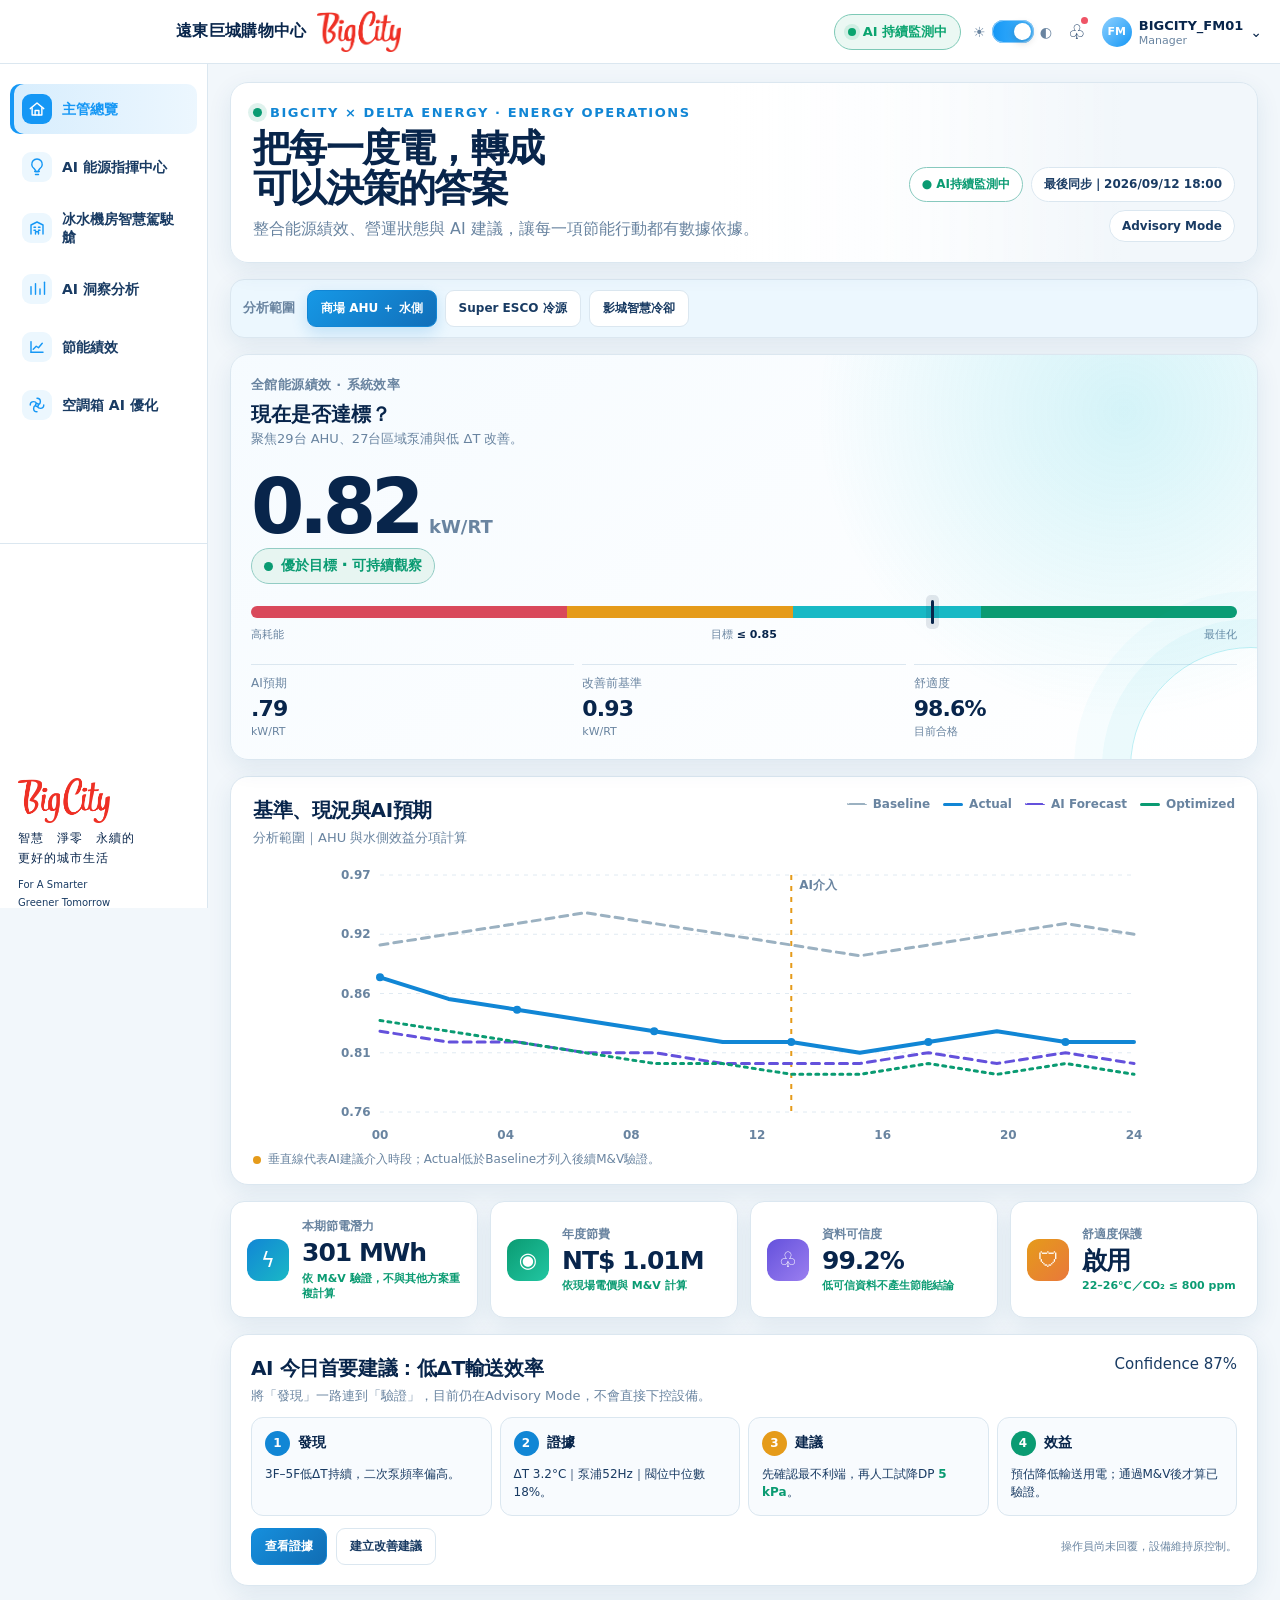
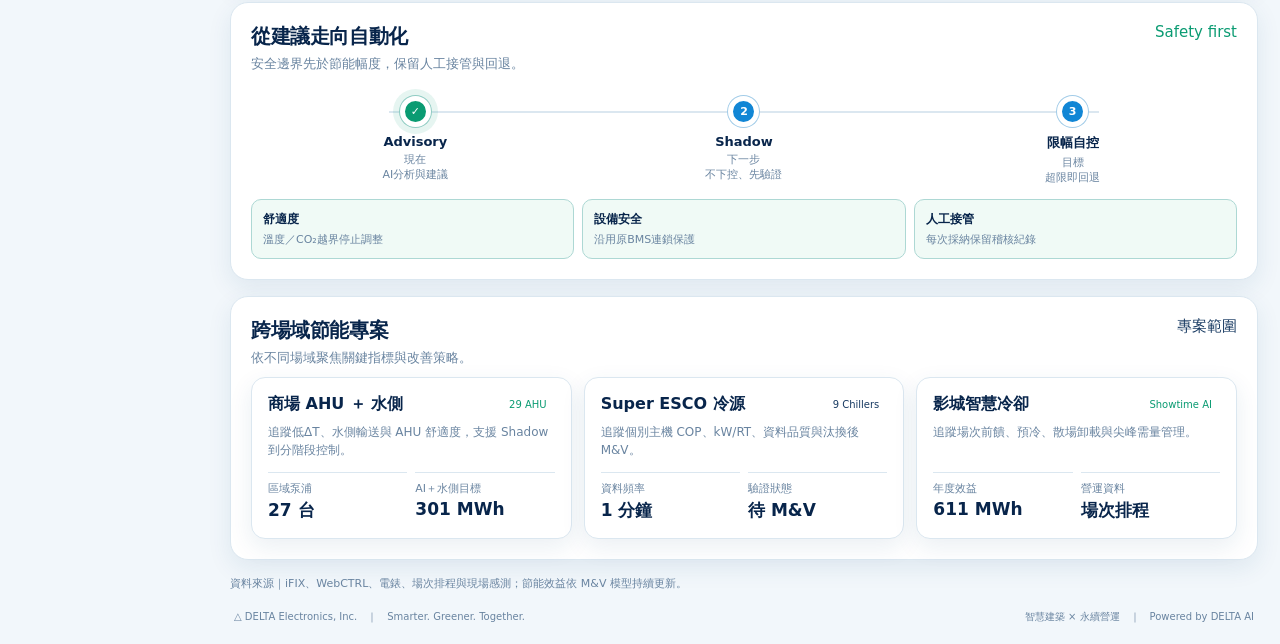
<file: index.html>
<!doctype html>
<html lang="zh-Hant">
<head>
  <meta charset="utf-8">
  <meta name="viewport" content="width=device-width,initial-scale=1">
  <meta name="theme-color" content="#061321">
  <link rel="icon" href="assets/brand/bigcity-logo.png" type="image/png">
  <title>遠東巨城 × 台達能源｜AI 智慧能源管理系統</title>
  <link rel="stylesheet" href="styles.css">
  <link rel="stylesheet" href="readability.css">
  <link rel="stylesheet" href="ahu.css">
  <link rel="stylesheet" href="chart-qa.css">
  <link rel="stylesheet" href="ui-fixes.css">
  <link rel="stylesheet" href="executive-snapshot.css">
  <link rel="stylesheet" href="formal-nav.css">
  <link rel="stylesheet" href="command-center.css">
  <link rel="stylesheet" href="command-center-light.css">
  <link rel="stylesheet" href="cockpit-analyst.css">
  <link rel="stylesheet" href="product-calibration.css">
  <link rel="stylesheet" href="v2-product.css">
  <link rel="stylesheet" href="v3-cockpit.css">
  <link rel="stylesheet" href="v4-cockpit.css">
  <link rel="stylesheet" href="v5-fit.css">
  <link rel="stylesheet" href="v6-analyst.css">
  <link rel="stylesheet" href="demo-polish.css?v=2">
</head>
<body class="theme-light">
  <div class="shell">
    <header class="global-header">
      <div class="brand-snapshot brand-snapshot-top" aria-label="DELTA Energy × 遠東巨城購物中心 Big City"><span class="brand-mall">遠東巨城購物中心</span><span class="bigcity-mark" aria-hidden="true"></span></div>
      <div class="global-actions">
        <span class="status-pill online"><i></i>AI 持續監測中</span>
        <span class="advisory-label">Advisory Mode <b>｜ AI 建議模式</b></span>
        <button id="themeToggle" class="theme-switch" type="button" aria-label="切換深淺色模式"><span class="sun">☀</span><i></i><span class="moon">◐</span></button>
        <button class="icon-btn" type="button" aria-label="通知">♧<span class="notify-dot"></span></button>
        <div class="account"><span class="avatar">FM</span><span><b>BIGCITY_FM01</b><small>Manager</small></span><span class="chev">⌄</span></div>
      </div>
    </header>
    <aside class="sidebar">
      <nav id="mainNav" class="nav-list">
        <button class="nav-item" data-page="executive"><span class="nav-ico"><svg class="nav-svg" viewBox="0 0 24 24"><path d="M3 11.5 12 4l9 7.5"/><path d="M5.5 10.5V20h13v-9.5"/><path d="M9.5 20v-6h5v6"/></svg></span><span>主管總覽</span></button>
        <button class="nav-item active" data-page="home"><span class="nav-ico"><svg class="nav-svg" viewBox="0 0 24 24"><path d="M9 18h6"/><path d="M10 22h4"/><path d="M8.2 14.2A7 7 0 1 1 15.8 14.2C14.6 15.1 14 16 14 18h-4c0-2-.6-2.9-1.8-3.8Z"/></svg></span><span>AI 能源指揮中心</span></button>
        <button class="nav-item" data-page="plant"><span class="nav-ico"><svg class="nav-svg" viewBox="0 0 24 24"><path d="M4 20V8l8-4 8 4v12"/><path d="M8 11h2M14 11h2M8 15h2M14 15h2"/><path d="M10 20v-3h4v3"/></svg></span><span>冰水機房智慧駕駛艙</span></button>
        <button class="nav-item" data-page="insights"><span class="nav-ico"><svg class="nav-svg" viewBox="0 0 24 24"><path d="M4 19V9"/><path d="M10 19V5"/><path d="M16 19v-7"/><path d="M22 19V3"/></svg></span><span>AI 洞察分析</span></button>
        <button class="nav-item" data-page="performance"><span class="nav-ico"><svg class="nav-svg" viewBox="0 0 24 24"><path d="M4 19V5"/><path d="M4 19h16"/><path d="m7 15 4-4 3 2 5-6"/></svg></span><span>節能績效</span></button>
        <button class="nav-item" data-page="ahu-overview"><span class="nav-ico"><svg class="nav-svg" viewBox="0 0 24 24"><circle cx="12" cy="12" r="2"/><path d="M12 3c2.5 0 4.5 2 4.5 4.5 0 1.7-1 3.2-2.4 4"/><path d="M21 12c0 2.5-2 4.5-4.5 4.5-1.7 0-3.2-1-4-2.4"/><path d="M12 21c-2.5 0-4.5-2-4.5-4.5 0-1.7 1-3.2 2.4-4"/><path d="M3 12c0-2.5 2-4.5 4.5-4.5 1.7 0 3.2 1 4 2.4"/></svg></span><span>空調箱 AI 優化</span></button>
      </nav>
      <div class="side-visual"><div class="side-photo"></div><div class="side-copy"><span class="bigcity-mark side-bigcity-logo" aria-hidden="true"></span><p>智慧　淨零　永續的<br>更好的城市生活</p><small>For A Smarter<br>Greener Tomorrow</small></div></div>
    </aside>
    <main class="workspace"><div id="pageRoot"></div><footer class="footer"><span>△ DELTA Electronics, Inc.　｜　Smarter. Greener. Together.</span><span>智慧建築 × 永續營運　｜　Powered by DELTA AI</span></footer></main>
  </div>
  <script src="core.js"></script>
  <script src="analytics.js"></script>
  <script src="executive.js"></script>
  <script src="ahu.js"></script>
  <script src="chart-qa.js"></script>
  <script src="ui-fixes.js"></script>
  <script src="command-center.js"></script>
  <script src="cockpit-analyst.js"></script>
  <script src="product-calibration.js"></script>
  <script src="v4-cockpit.js"></script>
  <script src="v6-analyst.js"></script>
  <script src="demo-polish.js?v=2"></script>
</body>
</html>
</file>
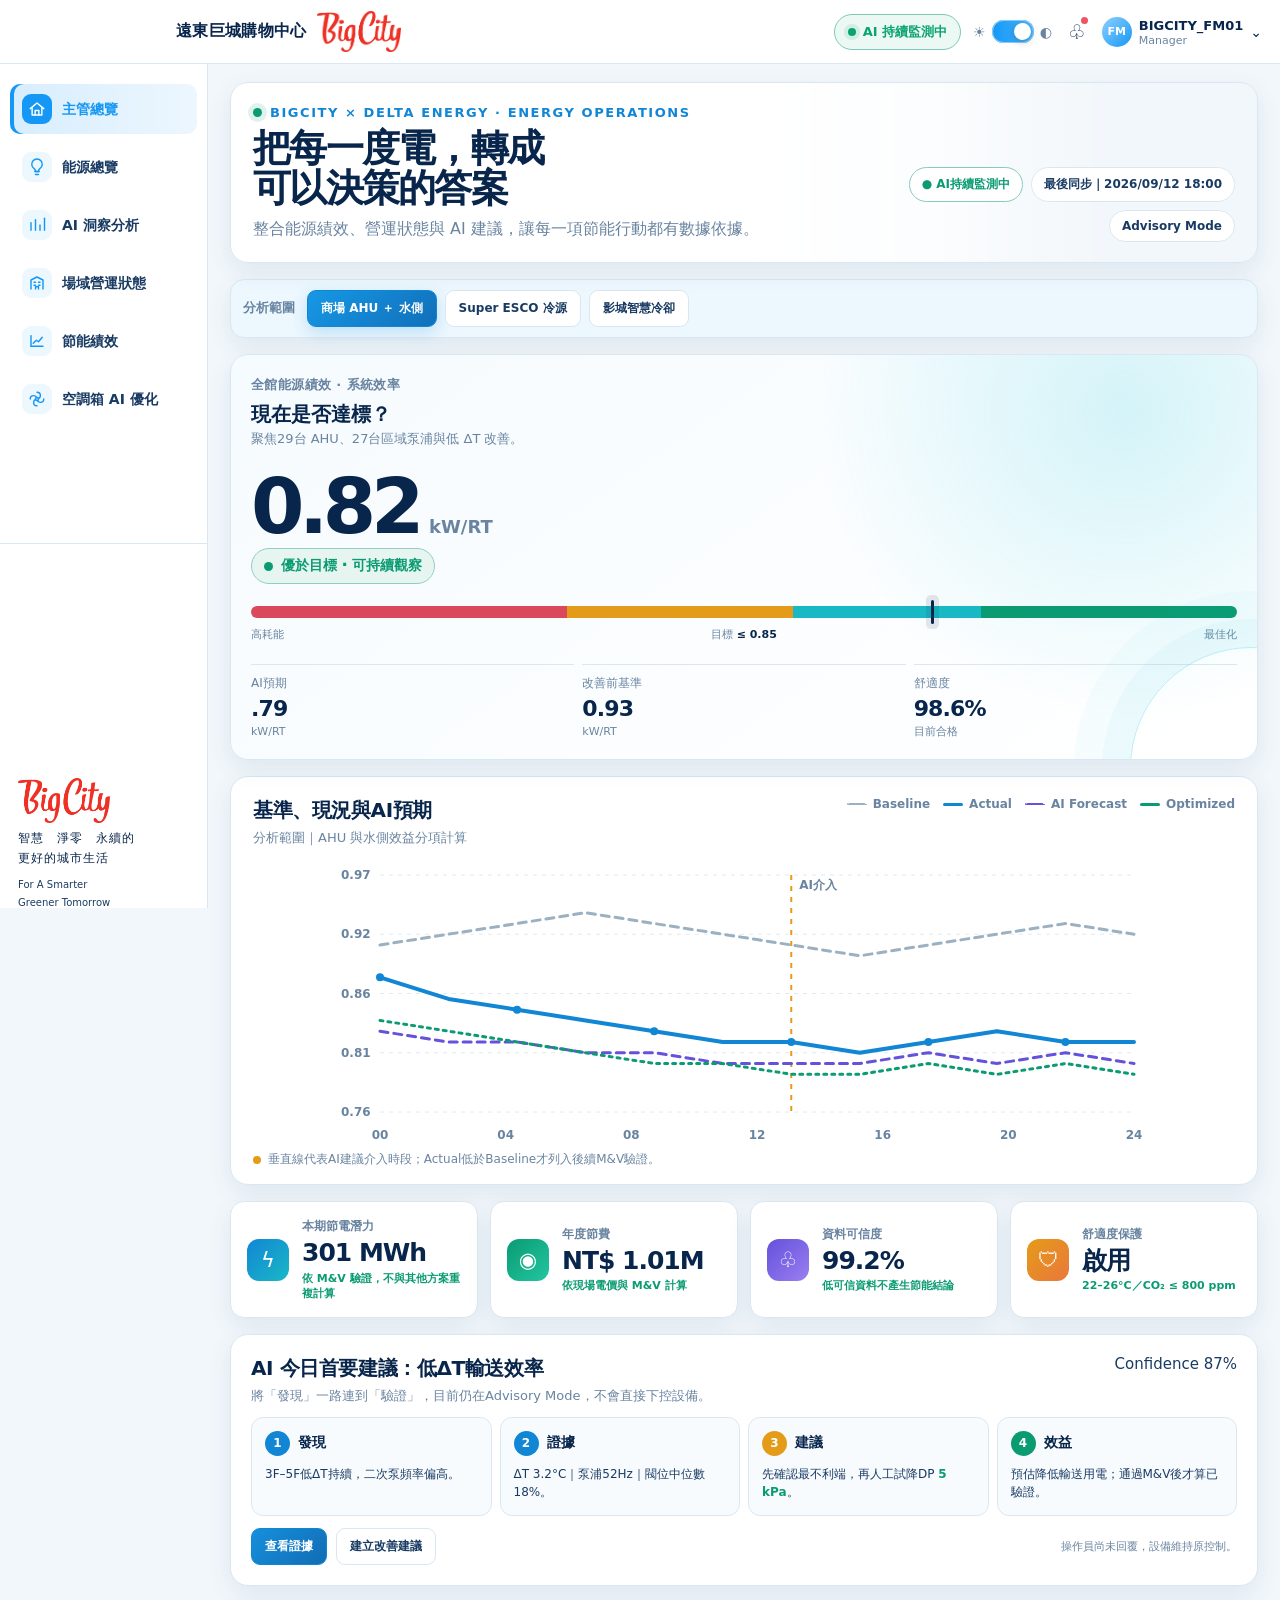
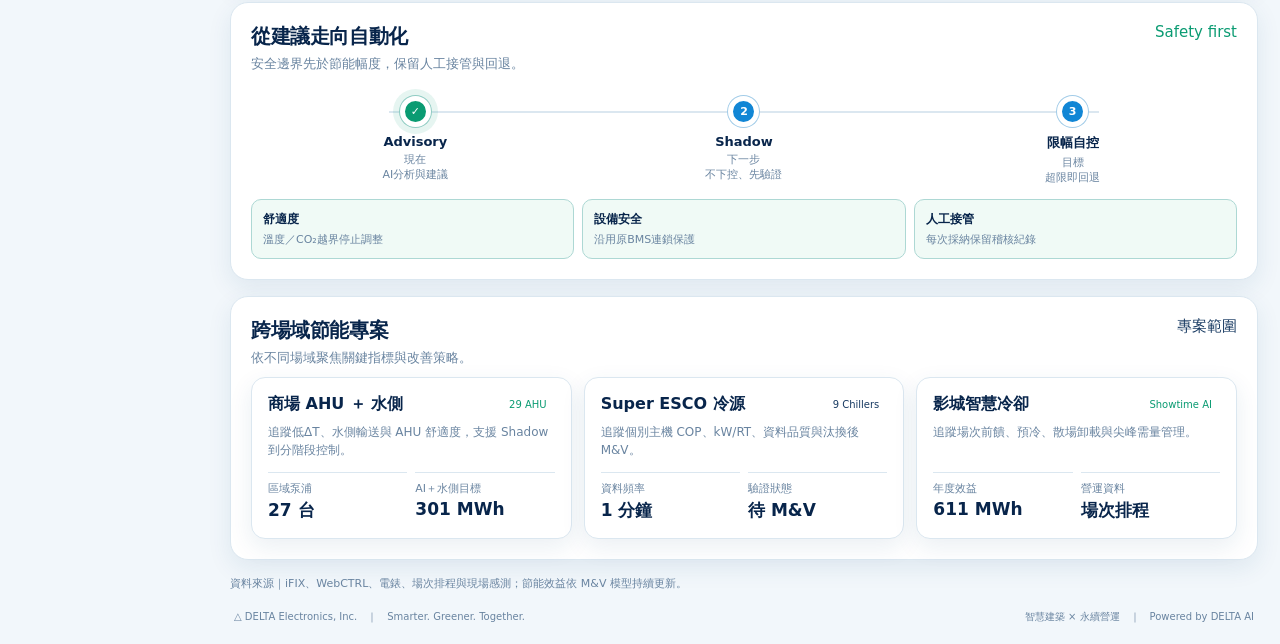
<file: executive.html>
<!doctype html>
<html lang="zh-Hant">
<head>
  <meta charset="utf-8">
  <meta name="viewport" content="width=device-width,initial-scale=1,viewport-fit=cover">
  <meta name="theme-color" content="#f4f9fd">
  <meta name="apple-mobile-web-app-capable" content="yes">
  <meta name="apple-mobile-web-app-status-bar-style" content="default">
  <link rel="icon" href="assets/brand/bigcity-logo.png" type="image/png">
  <title>Executive Snapshot 2026｜遠東巨城 × 台達能源</title>
  <link rel="stylesheet" href="styles.css">
  <link rel="stylesheet" href="readability.css">
  <link rel="stylesheet" href="ahu.css">
  <link rel="stylesheet" href="chart-qa.css">
  <link rel="stylesheet" href="ui-fixes.css">
  <link rel="stylesheet" href="executive-snapshot.css">
  <link rel="stylesheet" href="formal-nav.css">
  <link rel="stylesheet" href="demo-polish.css?v=2">
</head>
<body class="theme-light">
  <div class="shell">
    <header class="global-header">
      <div class="brand-snapshot brand-snapshot-top" aria-label="DELTA Energy × 遠東巨城購物中心 Big City"><span class="brand-mall">遠東巨城購物中心</span><span class="bigcity-mark" aria-hidden="true"></span></div>
      <div class="global-actions">
        <span class="status-pill online"><i></i>AI 持續監測中</span>
        <span class="advisory-label">Advisory Mode <b>｜ AI 建議模式</b></span>
        <button id="themeToggle" class="theme-switch" type="button" aria-label="切換深淺色模式"><span class="sun">☀</span><i></i><span class="moon">◐</span></button>
        <button class="icon-btn" type="button" aria-label="通知">♧<span class="notify-dot"></span></button>
        <div class="account"><span class="avatar">FM</span><span><b>BIGCITY_FM01</b><small>Manager</small></span><span class="chev">⌄</span></div>
      </div>
    </header>
    <aside class="sidebar">
      <nav id="mainNav" class="nav-list">
        <button class="nav-item active" data-page="executive"><span class="nav-ico"><svg class="nav-svg" viewBox="0 0 24 24"><path d="M3 11.5 12 4l9 7.5"/><path d="M5.5 10.5V20h13v-9.5"/><path d="M9.5 20v-6h5v6"/></svg></span><span>主管總覽</span></button>
        <button class="nav-item" data-page="home"><span class="nav-ico"><svg class="nav-svg" viewBox="0 0 24 24"><path d="M9 18h6"/><path d="M10 22h4"/><path d="M8.2 14.2A7 7 0 1 1 15.8 14.2C14.6 15.1 14 16 14 18h-4c0-2-.6-2.9-1.8-3.8Z"/></svg></span><span>能源總覽</span></button>
        <button class="nav-item" data-page="insights"><span class="nav-ico"><svg class="nav-svg" viewBox="0 0 24 24"><path d="M4 19V9"/><path d="M10 19V5"/><path d="M16 19v-7"/><path d="M22 19V3"/></svg></span><span>AI 洞察分析</span></button>
        <button class="nav-item" data-page="plant"><span class="nav-ico"><svg class="nav-svg" viewBox="0 0 24 24"><path d="M4 20V8l8-4 8 4v12"/><path d="M8 11h2M14 11h2M8 15h2M14 15h2"/><path d="M10 20v-3h4v3"/></svg></span><span>場域營運狀態</span></button>
        <button class="nav-item" data-page="performance"><span class="nav-ico"><svg class="nav-svg" viewBox="0 0 24 24"><path d="M4 19V5"/><path d="M4 19h16"/><path d="m7 15 4-4 3 2 5-6"/></svg></span><span>節能績效</span></button>
        <button class="nav-item" data-page="ahu-overview"><span class="nav-ico"><svg class="nav-svg" viewBox="0 0 24 24"><circle cx="12" cy="12" r="2"/><path d="M12 3c2.5 0 4.5 2 4.5 4.5 0 1.7-1 3.2-2.4 4"/><path d="M21 12c0 2.5-2 4.5-4.5 4.5-1.7 0-3.2-1-4-2.4"/><path d="M12 21c-2.5 0-4.5-2-4.5-4.5 0-1.7 1-3.2 2.4-4"/><path d="M3 12c0-2.5 2-4.5 4.5-4.5 1.7 0 3.2 1 4 2.4"/></svg></span><span>空調箱 AI 優化</span></button>
      </nav>
      <div class="side-visual"><div class="side-photo"></div><div class="side-copy"><span class="bigcity-mark side-bigcity-logo" aria-hidden="true"></span><p>智慧　淨零　永續的<br>更好的城市生活</p><small>For A Smarter<br>Greener Tomorrow</small></div></div>
    </aside>
    <main class="workspace"><div id="pageRoot"></div><footer class="footer"><span>△ DELTA Electronics, Inc.　｜　Smarter. Greener. Together.</span><span>智慧建築 × 永續營運　｜　Powered by DELTA AI</span></footer></main>
  </div>
  <script src="core.js"></script>
  <script>state.page='executive';</script>
  <script src="analytics.js"></script>
  <script src="executive.js"></script>
  <script src="ahu.js"></script>
  <script src="chart-qa.js"></script>
  <script src="ui-fixes.js"></script>
  <script src="demo-polish.js?v=2"></script>
</body>
</html>
</file>
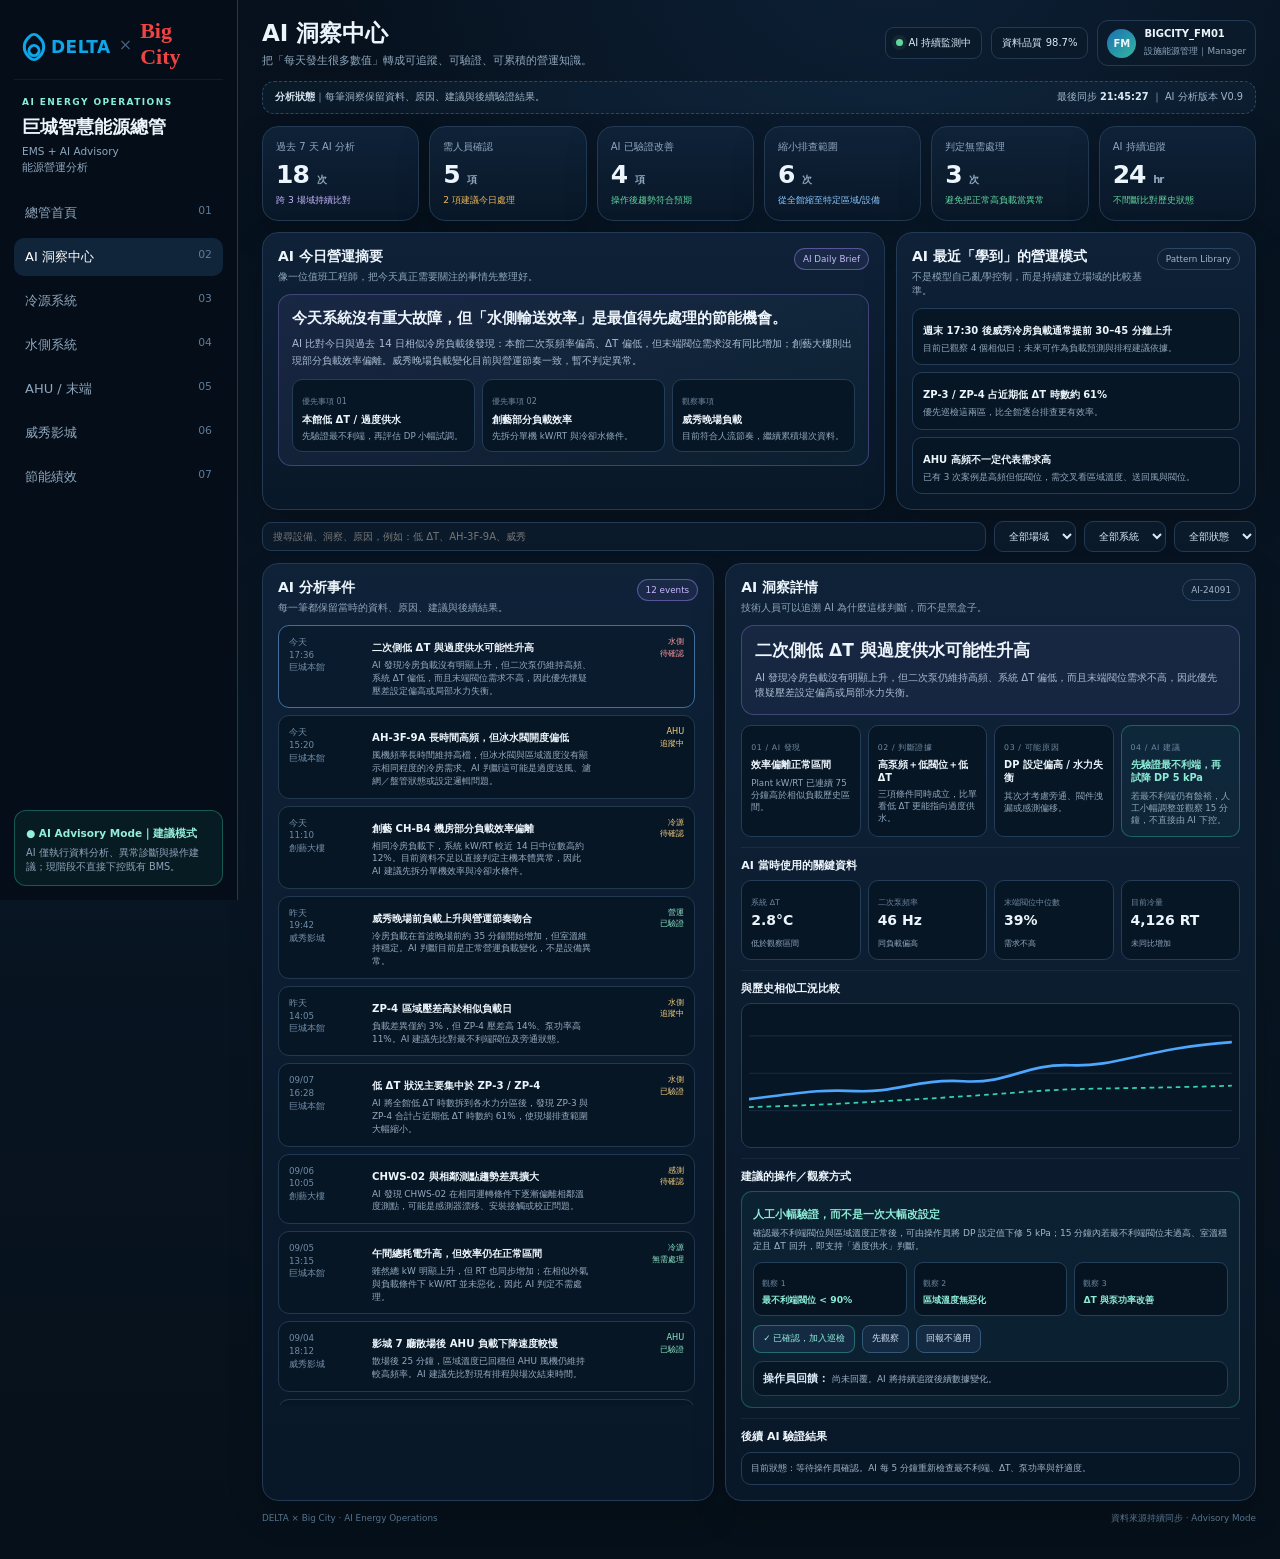
<file: insights.html>
<!DOCTYPE html>
<html lang="zh-Hant">
<head>
<meta charset="utf-8">
<meta name="viewport" content="width=device-width,initial-scale=1">
<title>遠東巨城｜AI 洞察中心</title>
<style>
:root{--bg:#06111d;--panel:#0b1a2b;--line:#223a54;--text:#edf5fc;--muted:#8fa7bd;--blue:#4da7ff;--teal:#36d1b4;--warn:#f0bb58;--red:#f47f83;--green:#62d79e;--purple:#a78bfa;--r:16px}
*{box-sizing:border-box} body{margin:0;background:radial-gradient(circle at 70% -10%,rgba(66,140,236,.14),transparent 30%),linear-gradient(180deg,#06111d,#081522 55%,#06101a);color:var(--text);font-family:Inter,"Noto Sans TC","PingFang TC","Microsoft JhengHei",system-ui,sans-serif}
a{color:inherit;text-decoration:none}button,select,input{font:inherit}.app{display:grid;grid-template-columns:238px 1fr;min-height:100vh}.sidebar{position:sticky;top:0;height:100vh;padding:18px 14px;border-right:1px solid var(--line);background:rgba(5,14,24,.92);backdrop-filter:blur(18px);z-index:5}.partner{display:flex;align-items:center;gap:8px;padding:8px 8px 17px;border-bottom:1px solid rgba(255,255,255,.06);margin-bottom:15px}.logo{height:31px;display:flex;align-items:center;justify-content:center}.logo.delta{color:#0ea5e9;font-weight:900;font-size:17px;letter-spacing:.03em}.delta-mark{width:24px;height:24px;border:3px solid #0ea5e9;border-radius:7px 14px 7px 14px;transform:rotate(45deg);margin-right:5px;position:relative}.delta-mark:after{content:"";position:absolute;width:7px;height:7px;border:3px solid #0ea5e9;border-radius:50%;left:5px;top:5px}.logo.bigcity{color:#ef4444;font-family:"Brush Script MT","Segoe Script",cursive;font-size:22px;font-weight:700}.cross{color:#45617e}.brand{padding:2px 8px 18px}.brand .eyebrow{font-size:9px;letter-spacing:.16em;color:#85efd9;font-weight:800}.brand h1{font-size:18px;margin:8px 0 5px}.brand p{font-size:10.5px;color:var(--muted);line-height:1.5;margin:0}.nav{display:grid;gap:6px}.nav a{display:block;color:var(--muted);padding:10px 11px;border-radius:10px;font-size:13px}.nav a:hover,.nav a.active{background:#10243a;color:white}.nav small{float:right;color:#5f7c98}.mode{position:absolute;left:14px;right:14px;bottom:14px;border:1px solid rgba(54,209,180,.34);background:rgba(54,209,180,.07);border-radius:12px;padding:11px}.mode strong{font-size:10.5px;color:#94efd9}.mode p{font-size:9.7px;color:#8ea6bc;line-height:1.45;margin:5px 0 0}
main{padding:18px 24px 34px;max-width:1780px;width:100%;margin:auto}.top{display:flex;justify-content:space-between;align-items:center;gap:18px;margin-bottom:13px}.title h2{margin:0 0 4px;font-size:23px}.title p{margin:0;color:var(--muted);font-size:11px}.topright{display:flex;align-items:center;gap:9px;flex-wrap:wrap}.pill,select,input{border:1px solid var(--line);background:#0b1a2b;color:#dce9f5;border-radius:9px;padding:8px 10px;font-size:10px}.pill.live:before{content:"";display:inline-block;width:7px;height:7px;border-radius:50%;background:var(--green);margin-right:6px;box-shadow:0 0 0 4px rgba(98,215,158,.08)}.userbox{display:flex;align-items:center;gap:8px;border:1px solid var(--line);background:#0b1a2b;border-radius:11px;padding:7px 9px}.avatar{width:29px;height:29px;border-radius:50%;display:grid;place-items:center;background:linear-gradient(135deg,#1b6fb3,#34b8a0);font-weight:800;font-size:10px}.userbox b{font-size:10px;display:block}.userbox span{font-size:8.8px;color:var(--muted)}.banner{display:flex;justify-content:space-between;gap:10px;border:1px dashed #2b4967;background:rgba(41,77,111,.14);border-radius:12px;padding:9px 12px;margin-bottom:12px;font-size:9.8px;color:#9fb6ca}.banner b{color:#dbe8f4}.card{background:linear-gradient(180deg,rgba(15,34,56,.98),rgba(9,24,40,.98));border:1px solid var(--line);border-radius:var(--r);box-shadow:0 14px 34px rgba(0,0,0,.18)}
.kpis{display:grid;grid-template-columns:repeat(6,minmax(135px,1fr));gap:10px;margin-bottom:11px}.kpi{padding:13px}.label{font-size:10px;color:var(--muted)}.value{font-size:25px;font-weight:780;letter-spacing:-.04em;margin:6px 0 2px}.unit{font-size:10px;color:var(--muted)}.delta{font-size:9.2px;margin-top:5px}.good{color:var(--green)}.warn{color:var(--warn)}.purple{color:#c8b7ff}.blue{color:#8ac8ff}
.daily{display:grid;grid-template-columns:minmax(0,1.35fr) minmax(360px,.65fr);gap:11px;margin-bottom:11px}.panel{padding:15px}.head{display:flex;justify-content:space-between;gap:12px;align-items:flex-start;margin-bottom:10px}.head h3{font-size:14px;margin:0}.head p{font-size:9.7px;line-height:1.45;color:var(--muted);margin:4px 0 0}.badge{font-size:8.8px;border:1px solid #2a4662;border-radius:999px;padding:5px 8px;color:#9eb5c9;white-space:nowrap}.badge.ai{border-color:rgba(167,139,250,.45);background:rgba(167,139,250,.08);color:#c9baff}.brief{border:1px solid rgba(167,139,250,.3);background:linear-gradient(135deg,rgba(167,139,250,.08),rgba(54,209,180,.04));border-radius:13px;padding:13px}.brief strong{font-size:15px}.brief p{font-size:10.3px;line-height:1.6;color:#a8bdd0;margin:7px 0 0}.briefgrid{display:grid;grid-template-columns:repeat(3,1fr);gap:7px;margin-top:11px}.briefbox{padding:9px;border:1px solid #243d57;background:#071625;border-radius:10px}.briefbox small{font-size:8px;color:#6f89a2}.briefbox b{display:block;margin:5px 0 3px;font-size:10px}.briefbox p{font-size:8.7px;margin:0;color:#91a8bd;line-height:1.4}.learn{display:grid;gap:7px}.learnrow{padding:10px;border:1px solid #243d57;background:#071625;border-radius:10px}.learnrow b{font-size:10px}.learnrow p{font-size:8.8px;line-height:1.4;color:#91a8bd;margin:4px 0 0}
.toolbar{display:flex;gap:8px;align-items:center;flex-wrap:wrap;margin-bottom:11px}.search{min-width:250px;flex:1}.layout{display:grid;grid-template-columns:minmax(430px,.92fr) minmax(480px,1.08fr);gap:11px}.events,.detail{padding:15px}.eventlist{display:grid;gap:7px;max-height:780px;overflow:auto;padding-right:3px}.event{display:grid;grid-template-columns:74px 1fr 84px;gap:9px;padding:10px;border:1px solid #213950;background:#071625;border-radius:11px;cursor:pointer;transition:.15s}.event:hover,.event.active{border-color:#426f9c;background:#0a1b2d}.etime{font-size:8.7px;color:#708da8;line-height:1.45}.event b{font-size:10.2px}.event p{font-size:8.9px;line-height:1.43;color:#95abc0;margin:4px 0 0}.etag{text-align:right;font-size:8.2px;line-height:1.4}.sev-high{color:#ff9da0}.sev-med{color:#f5cf82}.sev-low{color:#8de8c9}.detailhero{border:1px solid rgba(167,139,250,.3);background:rgba(167,139,250,.06);border-radius:13px;padding:13px}.detailhero h4{font-size:17px;line-height:1.38;margin:0 0 7px}.detailhero p{font-size:10px;color:#a8bdd0;line-height:1.55;margin:0}.trace{display:grid;grid-template-columns:repeat(4,1fr);gap:7px;margin-top:10px}.tracebox{padding:9px;border:1px solid #243d57;background:#071625;border-radius:10px;min-height:112px}.tracebox small{font-size:7.8px;letter-spacing:.08em;color:#6f89a2}.tracebox b{display:block;font-size:9.8px;margin:5px 0}.tracebox p{font-size:8.7px;line-height:1.4;color:#91a8bd;margin:0}.tracebox.rec{border-color:rgba(54,209,180,.35);background:rgba(54,209,180,.045)}.tracebox.rec b{color:#8cebd5}.section{margin-top:10px;border-top:1px solid rgba(255,255,255,.06);padding-top:10px}.section h4{font-size:11px;margin:0 0 7px}.evidence{display:grid;grid-template-columns:repeat(4,1fr);gap:7px}.ev{padding:9px;border:1px solid #243d57;background:#071625;border-radius:10px}.ev small{font-size:7.8px;color:#6f89a2}.ev b{font-size:14px;display:block;margin:3px 0}.ev span{font-size:8.2px;color:#8fa7bd}.chart{height:145px;border:1px solid #243d57;background:#071625;border-radius:10px;padding:7px}.chart svg{width:100%;height:100%}.actioncard{border:1px solid rgba(54,209,180,.3);background:rgba(54,209,180,.045);border-radius:11px;padding:11px}.actioncard b{font-size:10.5px;color:#8cebd5}.actioncard p{font-size:9.1px;line-height:1.5;color:#a1b7ca;margin:5px 0 0}.checks{display:grid;grid-template-columns:repeat(3,1fr);gap:7px;margin-top:8px}.check{padding:8px;border:1px solid #24405a;border-radius:9px;background:#061422}.check small{font-size:7.8px;color:#6f89a2}.check b{display:block;font-size:9.2px;margin-top:4px}.feedback{display:flex;gap:7px;flex-wrap:wrap;margin-top:9px}.btn{border:1px solid #355878;background:#142a43;color:#d4e4f2;border-radius:8px;padding:7px 9px;font-size:8.8px;cursor:pointer}.btn:hover{background:#193451}.btn.teal{border-color:rgba(54,209,180,.4);color:#8cebd5}.result{margin-top:8px;padding:9px;border-radius:10px;background:#071625;border:1px solid #243d57;font-size:8.9px;color:#9db3c7;line-height:1.45}.result b{color:#d7e7f4}.footer{margin-top:12px;display:flex;justify-content:space-between;gap:12px;color:#55738d;font-size:8.8px}
@media(max-width:1250px){.kpis{grid-template-columns:repeat(3,1fr)}.daily,.layout{grid-template-columns:1fr}.eventlist{max-height:none}.trace,.evidence{grid-template-columns:repeat(2,1fr)}}@media(max-width:820px){.app{grid-template-columns:1fr}.sidebar{display:none}main{padding:14px}.top{align-items:flex-start;flex-direction:column}.kpis{grid-template-columns:1fr 1fr}.briefgrid,.trace,.evidence,.checks{grid-template-columns:1fr}.event{grid-template-columns:58px 1fr}.etag{grid-column:2;text-align:left}.banner{flex-direction:column}}
</style>
</head>
<body>
<div class="app">
<aside class="sidebar">
  <div class="partner"><div class="logo delta"><span class="delta-mark"></span>DELTA</div><span class="cross">×</span><div class="logo bigcity">Big City</div></div>
  <div class="brand"><div class="eyebrow">AI ENERGY OPERATIONS</div><h1>巨城智慧能源總管</h1><p>EMS + AI Advisory<br>能源營運分析</p></div>
  <nav class="nav">
    <a href="index.html">總管首頁 <small>01</small></a>
    <a class="active" href="insights.html">AI 洞察中心 <small>02</small></a>
    <a href="#">冷源系統 <small>03</small></a><a href="#">水側系統 <small>04</small></a><a href="#">AHU / 末端 <small>05</small></a><a href="#">威秀影城 <small>06</small></a><a href="#">節能績效 <small>07</small></a>
  </nav>
  <div class="mode"><strong>● AI Advisory Mode｜建議模式</strong><p>AI 僅執行資料分析、異常診斷與操作建議；現階段不直接下控既有 BMS。</p></div>
</aside>
<main>
<header class="top"><div class="title"><h2>AI 洞察中心</h2><p>把「每天發生很多數值」轉成可追蹤、可驗證、可累積的營運知識。</p></div><div class="topright"><span class="pill live">AI 持續監測中</span><span class="pill">資料品質 98.7%</span><div class="userbox"><div class="avatar">FM</div><div><b>BIGCITY_FM01</b><span>設施能源管理｜Manager</span></div></div></div></header>
<div class="banner"><span><b>分析狀態</b>｜每筆洞察保留資料、原因、建議與後續驗證結果。</span><span>最後同步 <b id="clock">--:--:--</b> ｜ AI 分析版本 V0.9</span></div>
<section class="kpis">
<div class="card kpi"><div class="label">過去 7 天 AI 分析</div><div class="value">18 <span class="unit">次</span></div><div class="delta purple">跨 3 場域持續比對</div></div>
<div class="card kpi"><div class="label">需人員確認</div><div class="value">5 <span class="unit">項</span></div><div class="delta warn">2 項建議今日處理</div></div>
<div class="card kpi"><div class="label">AI 已驗證改善</div><div class="value">4 <span class="unit">項</span></div><div class="delta good">操作後趨勢符合預期</div></div>
<div class="card kpi"><div class="label">縮小排查範圍</div><div class="value">6 <span class="unit">次</span></div><div class="delta blue">從全館縮至特定區域/設備</div></div>
<div class="card kpi"><div class="label">判定無需處理</div><div class="value">3 <span class="unit">次</span></div><div class="delta good">避免把正常高負載當異常</div></div>
<div class="card kpi"><div class="label">AI 持續追蹤</div><div class="value">24 <span class="unit">hr</span></div><div class="delta good">不間斷比對歷史狀態</div></div>
</section>
<section class="daily">
<div class="card panel"><div class="head"><div><h3>AI 今日營運摘要</h3><p>像一位值班工程師，把今天真正需要關注的事情先整理好。</p></div><span class="badge ai">AI Daily Brief</span></div><div class="brief"><strong>今天系統沒有重大故障，但「水側輸送效率」是最值得先處理的節能機會。</strong><p>AI 比對今日與過去 14 日相似冷房負載後發現：本館二次泵頻率偏高、ΔT 偏低，但末端閥位需求沒有同比增加；創藝大樓則出現部分負載效率偏離。威秀晚場負載變化目前與營運節奏一致，暫不判定異常。</p><div class="briefgrid"><div class="briefbox"><small>優先事項 01</small><b>本館低 ΔT / 過度供水</b><p>先驗證最不利端，再評估 DP 小幅試調。</p></div><div class="briefbox"><small>優先事項 02</small><b>創藝部分負載效率</b><p>先拆分單機 kW/RT 與冷卻水條件。</p></div><div class="briefbox"><small>觀察事項</small><b>威秀晚場負載</b><p>目前符合人流節奏，繼續累積場次資料。</p></div></div></div></div>
<div class="card panel"><div class="head"><div><h3>AI 最近「學到」的營運模式</h3><p>不是模型自己亂學控制，而是持續建立場域的比較基準。</p></div><span class="badge">Pattern Library</span></div><div class="learn"><div class="learnrow"><b>週末 17:30 後威秀冷房負載通常提前 30–45 分鐘上升</b><p>目前已觀察 4 個相似日；未來可作為負載預測與排程建議依據。</p></div><div class="learnrow"><b>ZP-3 / ZP-4 占近期低 ΔT 時數約 61%</b><p>優先巡檢這兩區，比全館逐台排查更有效率。</p></div><div class="learnrow"><b>AHU 高頻不一定代表需求高</b><p>已有 3 次案例是高頻但低閥位，需交叉看區域溫度、送回風與閥位。</p></div></div></div>
</section>
<div class="toolbar"><input class="search" id="search" placeholder="搜尋設備、洞察、原因，例如：低 ΔT、AH-3F-9A、威秀"><select id="site"><option value="all">全部場域</option><option value="巨城本館">巨城本館</option><option value="創藝大樓">創藝大樓</option><option value="威秀影城">威秀影城</option></select><select id="system"><option value="all">全部系統</option><option value="水側">水側</option><option value="冷源">冷源</option><option value="AHU">AHU</option><option value="感測">感測</option><option value="營運">營運</option></select><select id="status"><option value="all">全部狀態</option><option value="待確認">待確認</option><option value="追蹤中">追蹤中</option><option value="已驗證">已驗證</option><option value="無需處理">無需處理</option></select></div>
<section class="layout">
<div class="card events"><div class="head"><div><h3>AI 分析事件</h3><p>每一筆都保留當時的資料、原因、建議與後續結果。</p></div><span class="badge ai" id="countBadge">18 events</span></div><div class="eventlist" id="eventList"></div></div>
<div class="card detail"><div class="head"><div><h3>AI 洞察詳情</h3><p>技術人員可以追溯 AI 為什麼這樣判斷，而不是黑盒子。</p></div><span class="badge" id="detailId">AI-24091</span></div>
<div class="detailhero"><h4 id="dTitle"></h4><p id="dSummary"></p></div>
<div class="trace"><div class="tracebox"><small>01 / AI 發現</small><b id="tFind"></b><p id="tFindP"></p></div><div class="tracebox"><small>02 / 判斷證據</small><b id="tEvidence"></b><p id="tEvidenceP"></p></div><div class="tracebox"><small>03 / 可能原因</small><b id="tCause"></b><p id="tCauseP"></p></div><div class="tracebox rec"><small>04 / AI 建議</small><b id="tRec"></b><p id="tRecP"></p></div></div>
<div class="section"><h4>AI 當時使用的關鍵資料</h4><div class="evidence" id="evidenceGrid"></div></div>
<div class="section"><h4>與歷史相似工況比較</h4><div class="chart"><svg viewBox="0 0 720 145" preserveAspectRatio="none"><g stroke="#1d334b"><line x1="0" y1="28" x2="720" y2="28"/><line x1="0" y1="70" x2="720" y2="70"/><line x1="0" y1="112" x2="720" y2="112"/></g><path d="M0 99 C80 92,100 88,160 90 S250 76,320 79 S410 59,480 61 S590 42,720 35" fill="none" stroke="#4da7ff" stroke-width="3"/><path d="M0 108 C95 106,145 104,210 101 S325 96,410 91 S540 88,720 84" fill="none" stroke="#36d1b4" stroke-width="2" stroke-dasharray="7 6"/></svg></div></div>
<div class="section"><h4>建議的操作／觀察方式</h4><div class="actioncard"><b id="aTitle"></b><p id="aText"></p><div class="checks" id="checkGrid"></div><div class="feedback"><button class="btn teal" onclick="feedback('已確認，加入巡檢')">✓ 已確認，加入巡檢</button><button class="btn" onclick="feedback('先觀察，暫不操作')">先觀察</button><button class="btn" onclick="feedback('現場回報：不適用')">回報不適用</button></div><div class="result" id="resultBox"><b>操作員回饋：</b> 尚未回覆。AI 將持續追蹤後續數據變化。</div></div></div>
<div class="section"><h4>後續 AI 驗證結果</h4><div class="result" id="followup"></div></div>
</div>
</section>
<div class="footer"><span>DELTA × Big City · AI Energy Operations</span><span>資料來源持續同步 · Advisory Mode</span></div>
</main></div>
<script>
const events=[
{id:'AI-24091',date:'今天',time:'17:36',site:'巨城本館',system:'水側',status:'待確認',sev:'high',title:'二次側低 ΔT 與過度供水可能性升高',summary:'AI 發現冷房負載沒有明顯上升，但二次泵仍維持高頻、系統 ΔT 偏低，而且末端閥位需求不高，因此優先懷疑壓差設定偏高或局部水力失衡。',find:'效率偏離正常區間',findp:'Plant kW/RT 已連續 75 分鐘高於相似負載歷史區間。',evidence:'高泵頻＋低閥位＋低 ΔT',evidencep:'三項條件同時成立，比單看低 ΔT 更能指向過度供水。',cause:'DP 設定偏高 / 水力失衡',causep:'其次才考慮旁通、閥件洩漏或感測偏移。',rec:'先驗證最不利端，再試降 DP 5 kPa',recp:'若最不利端仍有餘裕，人工小幅調整並觀察 15 分鐘，不直接由 AI 下控。',metrics:[['系統 ΔT','2.8°C','低於觀察區間'],['二次泵頻率','46 Hz','同負載偏高'],['末端閥位中位數','39%','需求不高'],['目前冷量','4,126 RT','未同比增加']],action:'人工小幅驗證，而不是一次大幅改設定',actionText:'確認最不利端閥位與區域溫度正常後，可由操作員將 DP 設定值下修 5 kPa；15 分鐘內若最不利端閥位未過高、室溫穩定且 ΔT 回升，即支持「過度供水」判斷。',checks:[['觀察 1','最不利端閥位 < 90%'],['觀察 2','區域溫度無惡化'],['觀察 3','ΔT 與泵功率改善']],follow:'目前狀態：等待操作員確認。AI 每 5 分鐘重新檢查最不利端、ΔT、泵功率與舒適度。'},
{id:'AI-24086',date:'今天',time:'15:20',site:'巨城本館',system:'AHU',status:'追蹤中',sev:'med',title:'AH-3F-9A 長時間高頻，但冰水閥開度偏低',summary:'風機頻率長時間維持高檔，但冰水閥與區域溫度沒有顯示相同程度的冷房需求。AI 判斷這可能是過度送風、濾網／盤管狀態或設定邏輯問題。',find:'高風機頻率持續 48 分鐘',findp:'AH-3F-9A 風機維持 54 Hz。',evidence:'冰水閥平均僅 28%',evidencep:'區域溫度已穩定，冷量需求沒有同步提高。',cause:'過度送風 / 風側阻力或設定',causep:'需先排除濾網阻塞、送回風溫差異常及控制設定。',rec:'先檢查風側條件，再評估降低頻率',recp:'不建議只因閥位低就直接降頻，先確認 IAQ、壓差與送回風條件。',metrics:[['Fan','54 Hz','持續偏高'],['CHW Valve','28%','需求偏低'],['Zone Temp','24.1°C','已穩定'],['SAT','14.3°C','正常']],action:'先做現場可驗證項目',actionText:'查看濾網壓差、送回風溫差、必要外氣量與區域溫度。如果風側條件正常且閥位仍偏低，再由操作員以 2 Hz 為步階試降風機頻率。',checks:[['觀察 1','CO₂ / IAQ 正常'],['觀察 2','區域溫度穩定'],['觀察 3','閥位不快速升高']],follow:'AI 仍在追蹤。下一個完整營運週期若重複出現，將自動提高此項目的優先級。'},
{id:'AI-24074',date:'今天',time:'11:10',site:'創藝大樓',system:'冷源',status:'待確認',sev:'med',title:'創藝 CH-B4 機房部分負載效率偏離',summary:'相同冷房負載下，系統 kW/RT 較近 14 日中位數高約 12%。目前資料不足以直接判定主機本體異常，因此 AI 建議先拆分單機效率與冷卻水條件。',find:'部分負載效率偏高',findp:'相似 RT 下耗電高於近期中位數。',evidence:'系統平均不足以定位單機',evidencep:'目前需要單機 kW、RT 與冷卻水條件才能公平比較。',cause:'主機排序 / 冷卻水條件 / 單機效率',causep:'三者皆可能，暫不應直接判定主機故障。',rec:'先補齊單機比較資料',recp:'建立同工況單機 kW/RT 與冷卻水進水溫度排名，再決定是否需要維護。',metrics:[['Plant','0.91 kW/RT','相似負載偏高'],['Load','486 RT','部分負載'],['CHW ΔT','3.2°C','尚可'],['偏離中位數','+12%','需拆解']],action:'先證明是哪一台、哪個條件造成差異',actionText:'將各主機單機電力、流量／RT、冷卻水進出水溫度放在同一時間軸比較。只有在相似工況下仍持續偏差，才列入主機效率異常。',checks:[['資料 1','單機 kW'],['資料 2','單機 RT'],['資料 3','CW entering temp']],follow:'目前狀態：資料待補。AI 不會在資料不足時直接宣稱主機故障。'},
{id:'AI-24052',date:'昨天',time:'19:42',site:'威秀影城',system:'營運',status:'已驗證',sev:'low',title:'威秀晚場前負載上升與營運節奏吻合',summary:'冷房負載在首波晚場前約 35 分鐘開始增加，但室溫維持穩定。AI 判斷目前是正常營運負載變化，不是設備異常。',find:'晚場前冷房負載上升',findp:'17:55 後 RT 逐步增加。',evidence:'場次與負載時間高度吻合',evidencep:'溫度穩定、設備無異常告警。',cause:'人流與放映場次帶來正常負載',causep:'不是故障，不需要過度處理。',rec:'繼續累積場次－負載對照',recp:'未來可用於負載預測與預冷建議，但本案先不自動控制。',metrics:[['Load','+22%','晚場前上升'],['Zone Temp','24.4°C','穩定'],['Alarm','0','無設備異常'],['Lead Time','35 min','具前饋價值']],action:'把營運資訊變成未來預測的資料',actionText:'持續記錄場次時間、售票／人流、外氣與 RT。若同樣模式重複出現，可建立晚場負載預測區間。',checks:[['觀察 1','場次時間'],['觀察 2','外氣條件'],['觀察 3','RT / 室溫']],follow:'AI 後續驗證：晚場期間舒適度正常，負載曲線與預測方向一致。此事件已標記為「正常營運模式」。'},
{id:'AI-24041',date:'昨天',time:'14:05',site:'巨城本館',system:'水側',status:'追蹤中',sev:'med',title:'ZP-4 區域壓差高於相似負載日',summary:'負載差異僅約 3%，但 ZP-4 壓差高 14%、泵功率高 11%。AI 建議先比對最不利端閥位及旁通狀態。',find:'同負載下 DP 與泵功率偏高',findp:'負載沒有明顯變化，輸送側能耗卻上升。',evidence:'DP +14%、Pump kW +11%',evidencep:'符合過度壓差或流量分配異常特徵。',cause:'壓差設定 / 旁通 / 區域水力',causep:'需用最不利端與閥位資料區分。',rec:'查最不利端與旁通',recp:'先排除實際需求增加，再決定是否調整 DP。',metrics:[['ZP-4 DP','+14%','同負載比較'],['Pump kW','+11%','同步偏高'],['Load','+3%','變化很小'],['Valve P90','72%','仍有餘裕']],action:'先確認是否真的需要這麼高的壓差',actionText:'查看 P90 / 最不利端閥位、旁通開度與分區流量。若末端普遍仍有餘裕，列為 DP Reset 候選。',checks:[['觀察 1','Valve P90'],['觀察 2','旁通狀態'],['觀察 3','區域流量']],follow:'AI 持續追蹤中：等待下一個相似負載時段再次比對。'},
{id:'AI-24025',date:'09/07',time:'16:28',site:'巨城本館',system:'水側',status:'已驗證',sev:'med',title:'低 ΔT 狀況主要集中於 ZP-3 / ZP-4',summary:'AI 將全館低 ΔT 時數拆到各水力分區後，發現 ZP-3 與 ZP-4 合計占近期低 ΔT 時數約 61%，使現場排查範圍大幅縮小。',find:'全館低 ΔT',findp:'單看總管只能知道問題存在。',evidence:'低 ΔT 時數集中兩區',evidencep:'ZP-3 / ZP-4 占比 61%。',cause:'局部水力 / 閥件問題較可能',causep:'比全館全面失衡更值得優先查核。',rec:'優先巡檢 ZP-3 / ZP-4',recp:'查旁通、兩通閥關斷、盤管與最不利端。',metrics:[['ZP-3/4 占比','61%','低 ΔT 時數'],['其他區域','39%','相對分散'],['總管 ΔT','2.6°C','異常'],['定位範圍','2 / 9','大幅縮小']],action:'先查最有可能的兩區',actionText:'將有限巡檢時間集中在 ZP-3 / ZP-4，優先找閥件關斷不良、旁通與水力失衡。',checks:[['巡檢 1','兩通閥'],['巡檢 2','旁通'],['巡檢 3','分區流量']],follow:'AI 後續驗證：巡檢範圍已由 9 個分區縮小至 2 個，現場已加入例行檢查清單。'},
{id:'AI-24011',date:'09/06',time:'10:05',site:'創藝大樓',system:'感測',status:'待確認',sev:'med',title:'CHWS-02 與相鄰測點趨勢差異擴大',summary:'AI 發現 CHWS-02 在相同運轉條件下逐漸偏離相鄰溫度測點，可能是感測器漂移、安裝接觸或校正問題。',find:'溫度趨勢不一致',findp:'偏差在近 3 日逐步擴大。',evidence:'相鄰點差異達 0.8°C',evidencep:'但設備運轉狀態沒有對應變化。',cause:'感測漂移 / 安裝問題',causep:'優先檢查資料品質，而非控制問題。',rec:'例行巡檢時做現場比對',recp:'以校正溫度計比對，不需立即停機。',metrics:[['點位偏差','0.8°C','逐日擴大'],['持續時間','3 day','趨勢性'],['設備 Alarm','0','無故障'],['Data Quality','需確認','優先校驗']],action:'先確認資料是真的，再用來做 AI 判斷',actionText:'用標準溫度計現場比對 CHWS-02，確認是否需校正或改善安裝。',checks:[['檢查 1','現場比對'],['檢查 2','感測套管'],['檢查 3','校正紀錄']],follow:'等待下次巡檢。此點位目前已降低 AI 判斷權重，避免錯誤資料影響建議。'},
{id:'AI-23998',date:'09/05',time:'13:15',site:'巨城本館',system:'冷源',status:'無需處理',sev:'low',title:'午間總耗電升高，但效率仍在正常區間',summary:'雖然總 kW 明顯上升，但 RT 也同步增加；在相似外氣與負載條件下 kW/RT 並未惡化，因此 AI 判定不需處理。',find:'總耗電上升',findp:'如果只看 kW 很容易誤以為異常。',evidence:'RT 同步上升，kW/RT 正常',evidencep:'負載增加可以合理解釋耗電增加。',cause:'正常高負載',causep:'不是設備效率問題。',rec:'不需處理，持續觀察',recp:'避免不必要的人工調整。',metrics:[['Power','+18%','上升'],['RT','+20%','同步上升'],['kW/RT','0.77','正常'],['判定','Normal','無需處理']],action:'維持現行運轉',actionText:'不因單一耗電值上升就調整設備，繼續以效率與舒適度作判斷。',checks:[['觀察 1','kW/RT'],['觀察 2','舒適度'],['觀察 3','負載']],follow:'事件已關閉。AI 將此案例加入「正常高負載」基準，降低未來誤報。'},
{id:'AI-23974',date:'09/04',time:'18:12',site:'威秀影城',system:'AHU',status:'已驗證',sev:'low',title:'影城 7 廳散場後 AHU 負載下降速度較慢',summary:'散場後 25 分鐘，區域溫度已回穩但 AHU 風機仍維持較高頻率。AI 建議先比對現有排程與場次結束時間。',find:'散場後負載回落較慢',findp:'人流已下降，但 AHU 未同步降載。',evidence:'區域溫度穩定 / Fan 仍偏高',evidencep:'可能與固定排程無法反映場次有關。',cause:'排程與實際營運不同步',causep:'非設備故障。',rec:'比對場次結束與 AHU 排程',recp:'未來可提供排程建議，但不自動改時程。',metrics:[['散場後','25 min','仍高頻'],['Fan','47 Hz','偏高'],['Zone','24.2°C','已穩定'],['Alarm','0','正常']],action:'先讓排程看得懂營運節奏',actionText:'累積場次結束與 AHU 負載回落時間，評估是否有固定的可調整窗口。',checks:[['觀察 1','場次結束'],['觀察 2','Fan Hz'],['觀察 3','室溫']],follow:'AI 後續驗證：連續兩個相似晚場皆出現相同模式，已標記為未來「排程最佳化」候選。'},
{id:'AI-23951',date:'09/03',time:'09:40',site:'巨城本館',system:'AHU',status:'無需處理',sev:'low',title:'開店前 AHU 預冷期間高頻屬合理狀況',summary:'AI 比對開店前時段，確認高風機頻率與區域降溫需求一致，且開店前已回到舒適區，因此不列異常。',find:'AHU 開店前高頻',findp:'單看頻率容易誤報。',evidence:'溫度下降速度與需求一致',evidencep:'預冷效果正常。',cause:'正常預冷',causep:'符合排程。',rec:'不需處理',recp:'持續觀察預冷是否過早或過久。',metrics:[['Fan','55 Hz','預冷'],['Zone','26→24°C','有效降溫'],['Duration','42 min','正常'],['Status','Normal','無需處理']],action:'維持既有排程',actionText:'目前沒有足夠證據需要調整預冷時段。',checks:[['觀察 1','開店室溫'],['觀察 2','預冷時數'],['觀察 3','外氣']],follow:'事件已關閉並加入正常預冷基準。'},
{id:'AI-23920',date:'09/02',time:'16:50',site:'創藝大樓',system:'水側',status:'追蹤中',sev:'med',title:'一次側流量與主機負載比例短時間失配',summary:'一段 20 分鐘時窗內，主機負載下降但一次側流量沒有同比下降。AI 建議先確認控制邏輯與最小流量限制。',find:'流量沒有跟著負載下降',findp:'存在輸送能耗機會，但安全限制需優先。',evidence:'Load -16% / Flow -3%',evidencep:'變化比例明顯不同。',cause:'最小流量限制 / 固定流量策略',causep:'需先確認原廠限制。',rec:'確認最小流量與控制邏輯',recp:'不能為節能直接降低到原廠安全線以下。',metrics:[['Load','-16%','下降'],['Flow','-3%','幾乎不變'],['Duration','20 min','短時段'],['Min Flow','待確認','安全優先']],action:'先確認設備安全邊界',actionText:'查原廠最小蒸發器流量與現行控制邏輯，確認是否真的有可調空間。',checks:[['安全 1','原廠 Min Flow'],['安全 2','連鎖設定'],['安全 3','流量計品質']],follow:'AI 持續追蹤，尚未提出任何降流量操作建議。'},
{id:'AI-23890',date:'09/01',time:'12:22',site:'巨城本館',system:'感測',status:'已驗證',sev:'low',title:'DP-03 短暫尖峰判定為訊號異常而非水力事件',summary:'壓差瞬間跳高，但泵頻、閥位與流量均無同步變化。AI 將其判定為單點訊號異常，避免誤認為系統壓差事件。',find:'DP 瞬間尖峰',findp:'單點值異常。',evidence:'其他關聯點位完全未變',evidencep:'不符合真實水力事件。',cause:'訊號跳點 / 通訊',causep:'優先看感測與資料鏈。',rec:'檢查點位與通訊紀錄',recp:'不建議因這個尖峰改控制設定。',metrics:[['DP','+48%','瞬間'],['Pump Hz','0%','無變化'],['Flow','0%','無變化'],['Valve','0%','無變化']],action:'將資料品質與設備異常分開處理',actionText:'查點位 raw data、通訊品質與感測器端子。',checks:[['資料 1','Raw trend'],['資料 2','通訊紀錄'],['資料 3','端子檢查']],follow:'後續未再次發生，已標記為資料異常事件並降低該尖峰對模型的影響。'}
];
const el=id=>document.getElementById(id); let current=null;
function renderList(){const q=el('search').value.toLowerCase(),s=el('site').value,sys=el('system').value,st=el('status').value; const rows=events.filter(x=>(s==='all'||x.site===s)&&(sys==='all'||x.system===sys)&&(st==='all'||x.status===st)&&(!q||(x.title+x.summary+x.site+x.system+x.cause+x.rec).toLowerCase().includes(q))); el('countBadge').textContent=rows.length+' events'; el('eventList').innerHTML=rows.map(x=>`<div class="event ${current&&current.id===x.id?'active':''}" data-id="${x.id}"><div class="etime">${x.date}<br>${x.time}<br>${x.site}</div><div><b>${x.title}</b><p>${x.summary}</p></div><div class="etag ${x.sev==='high'?'sev-high':x.sev==='med'?'sev-med':'sev-low'}">${x.system}<br>${x.status}</div></div>`).join('')||'<div style="padding:30px;text-align:center;color:#6f89a2;font-size:10px">沒有符合條件的事件</div>'; document.querySelectorAll('.event').forEach(n=>n.onclick=()=>selectEvent(n.dataset.id));}
function selectEvent(id){current=events.find(x=>x.id===id)||events[0]; el('detailId').textContent=current.id; el('dTitle').textContent=current.title; el('dSummary').textContent=current.summary; el('tFind').textContent=current.find; el('tFindP').textContent=current.findp; el('tEvidence').textContent=current.evidence; el('tEvidenceP').textContent=current.evidencep; el('tCause').textContent=current.cause; el('tCauseP').textContent=current.causep; el('tRec').textContent=current.rec; el('tRecP').textContent=current.recp; el('evidenceGrid').innerHTML=current.metrics.map(m=>`<div class="ev"><small>${m[0]}</small><b>${m[1]}</b><span>${m[2]}</span></div>`).join(''); el('aTitle').textContent=current.action; el('aText').textContent=current.actionText; el('checkGrid').innerHTML=current.checks.map(m=>`<div class="check"><small>${m[0]}</small><b>${m[1]}</b></div>`).join(''); el('followup').textContent=current.follow; el('resultBox').innerHTML='<b>操作員回饋：</b> 尚未回覆。AI 將持續追蹤後續數據變化。'; renderList();}
function feedback(txt){el('resultBox').innerHTML='<b>操作員回饋：</b> '+txt+'。此回饋已記錄於事件 '+current.id+'，供後續 AI 驗證與報表追蹤。';}
['search','site','system','status'].forEach(id=>el(id).addEventListener(id==='search'?'input':'change',renderList));
function clock(){el('clock').textContent=new Date().toLocaleTimeString('zh-TW',{hour12:false});} setInterval(clock,1000);clock();selectEvent(events[0].id);
</script>
</body></html>
</file>
<file: styles.css>
:root {
  --bg:#f2f7fb; --surface:#fff; --surface2:#f8fbfe; --surface3:#eef6fc;
  --ink:#08254b; --text:#193b63; --muted:#6984a0; --line:#dbe7f0;
  --blue:#1597f5; --blue2:#49b7ff; --cyan:#14c4d7; --teal:#16b98b;
  --green:#0aa46f; --red:#ef5466; --amber:#f5aa1e; --purple:#6857e8;
  --shadow:0 8px 24px rgba(26,78,120,.09); --radius:14px;
  --brand-top:none; --brand-side:none;
  --side-photo:url("https://www.atanews.net/doc_files/180623000548703.jpg"); --banner:url("https://www.atanews.net/doc_files/180623000548703.jpg");
  --site-main:url("https://www.atanews.net/doc_files/180623000548703.jpg");
  --site-creative:url("https://commons.wikimedia.org/wiki/Special:FilePath/Big%20City%20shopping%20mall%20%E5%89%B5%E8%97%9D%E5%A4%A7%E6%A8%93%202022-08-25.jpg?width=600");
  --site-cinema:url("https://static.wixstatic.com/media/6ce078_03af9db9b8be45f3b68a0ea596e53e36~mv2.jpg/v1/fill/w_980,h_585,al_c,q_85,enc_auto/6ce078_03af9db9b8be45f3b68a0ea596e53e36~mv2.jpg");
}
body.theme-dark {
  --bg:#06131f; --surface:#0b1b2c; --surface2:#10243a; --surface3:#102c45;
  --ink:#eef7ff; --text:#d8e7f6; --muted:#8fa9c0; --line:#24415c;
  --blue:#4faaff; --blue2:#79c7ff; --cyan:#29d3df; --teal:#43d1ad;
  --green:#54df9f; --red:#ff7882; --amber:#f3c45e; --purple:#b09cff;
  --shadow:0 12px 30px rgba(0,0,0,.22);
  --brand-top:none; --brand-side:none;
  --side-photo:url("https://img.kakayang.com/modeist76/1352b97/20562724/1248076147_z.jpg"); --banner:url("https://img.kakayang.com/modeist76/1352b97/20562724/1248076147_z.jpg");
}
*{box-sizing:border-box}
html,body{margin:0;min-height:100%;font-family:Inter,"Noto Sans TC","PingFang TC","Microsoft JhengHei",system-ui,sans-serif;background:var(--bg);color:var(--text)}
button,select,input{font:inherit}
button{cursor:pointer}
.shell{min-height:100vh;display:grid;grid-template-columns:208px 1fr;grid-template-rows:56px auto}
.global-header{grid-column:1/3;position:sticky;top:0;z-index:30;height:56px;background:color-mix(in srgb,var(--surface) 94%,transparent);backdrop-filter:blur(18px);border-bottom:1px solid var(--line);display:flex;align-items:center;justify-content:space-between;padding:0 18px 0 24px}
.brand-snapshot{position:relative;display:flex;align-items:center;min-width:0;background:none!important}
.brand-snapshot-top{width:500px;height:52px;max-width:42vw;padding-left:152px}
.global-actions{display:flex;align-items:center;gap:12px;white-space:nowrap;font-size:12px}
.status-pill{display:inline-flex;align-items:center;gap:7px;padding:7px 12px;border:1px solid color-mix(in srgb,var(--green) 45%,var(--line));border-radius:99px;color:var(--green);background:color-mix(in srgb,var(--green) 8%,var(--surface));font-weight:750}
.status-pill i{width:8px;height:8px;border-radius:50%;background:var(--green);box-shadow:0 0 0 4px color-mix(in srgb,var(--green) 12%,transparent)}
.advisory-label{color:var(--muted)} .advisory-label b{color:var(--text);font-weight:600}
.theme-switch{border:0;background:transparent;display:flex;align-items:center;gap:6px;color:var(--muted);padding:0}
.theme-switch i{display:block;width:42px;height:23px;border-radius:99px;background:linear-gradient(90deg,var(--blue),var(--blue2));position:relative;box-shadow:inset 0 0 0 1px color-mix(in srgb,var(--blue) 50%,#fff)}
.theme-switch i:after{content:"";position:absolute;top:3px;right:3px;width:17px;height:17px;border-radius:50%;background:#fff;box-shadow:0 2px 8px rgba(0,0,0,.22);transition:.2s}
body.theme-dark .theme-switch i:after{right:22px}
.icon-btn{position:relative;border:0;background:transparent;color:var(--text);font-size:20px;padding:4px}
.notify-dot{position:absolute;right:2px;top:1px;width:7px;height:7px;border-radius:50%;background:var(--red)}
.account{display:flex;align-items:center;gap:7px;color:var(--ink)}
.account small{display:block;color:var(--muted);font-size:9px;margin-top:1px}
.avatar{width:30px;height:30px;border-radius:50%;display:grid;place-items:center;background:linear-gradient(135deg,#8dd0ff,var(--blue));color:#fff;font-size:10px;font-weight:900}
.sidebar{grid-column:1;grid-row:2;position:sticky;top:56px;height:calc(100vh - 56px);background:var(--surface);border-right:1px solid var(--line);overflow:hidden;display:flex;flex-direction:column}
.side-brand{padding:10px 14px 8px} .brand-snapshot-side{width:178px;height:76px;background-image:var(--brand-side);background-size:contain;background-position:left center}
.nav-list{display:grid;gap:7px;padding:8px 7px}
.nav-item{border:0;background:transparent;color:var(--text);border-radius:8px;padding:12px 13px;display:flex;align-items:center;gap:11px;text-align:left;font-weight:650;font-size:12px;transition:.15s}
.nav-item:hover{background:var(--surface3)} .nav-item.active{background:linear-gradient(90deg,color-mix(in srgb,var(--blue) 17%,var(--surface)),color-mix(in srgb,var(--blue) 8%,var(--surface)));color:var(--blue);box-shadow:inset 4px 0 0 var(--blue)}
.nav-ico{font-size:19px;width:24px;text-align:center}
.side-visual{margin-top:auto;position:relative;height:390px;overflow:hidden;border-top:1px solid var(--line);background:linear-gradient(180deg,transparent,var(--surface))}
.side-photo{position:absolute;left:0;right:0;top:0;height:285px;background-image:var(--side-photo);background-size:cover;background-position:center top;opacity:.98}
.side-copy{position:absolute;inset:auto 20px 20px 28px;color:var(--ink);text-shadow:0 1px 0 var(--surface)}
.side-copy strong{font-family:"Segoe Script","Brush Script MT",cursive;font-size:28px;color:#ef2e3d;font-style:italic}
.side-copy p{font-size:13px;line-height:1.75;letter-spacing:.11em;margin:8px 0 5px} .side-copy small{font-size:11px;line-height:1.4;color:var(--text)}
.workspace{grid-column:2;grid-row:2;min-width:0;padding:0 14px 10px;max-width:1700px;width:100%;margin:0 auto}
.page-hero{height:125px;margin:0 -14px 10px;padding:22px 28px 12px;position:relative;overflow:hidden;background:linear-gradient(90deg,var(--surface) 0%,var(--surface) 48%,transparent 76%),var(--banner);background-size:auto,570px 125px;background-repeat:no-repeat;background-position:left top,right top;border-bottom:1px solid var(--line)}
.page-hero h1{font-size:31px;line-height:1.08;margin:0 0 8px;color:var(--ink);letter-spacing:-.02em} .page-hero p{margin:0;color:var(--text);font-size:13px;max-width:760px;line-height:1.55}
.page-hero .hero-tagline{position:absolute;right:15px;top:26px;width:110px;text-align:left;color:var(--text);font-size:12px;line-height:1.7;letter-spacing:.08em}
.page-controls{display:flex;align-items:center;gap:12px;flex-wrap:wrap;background:var(--surface);border:1px solid var(--line);border-radius:10px;padding:8px 10px;margin-bottom:9px;box-shadow:var(--shadow)}
.control-group{display:flex;align-items:center;gap:5px;font-size:11px;color:var(--muted)}
.seg{display:flex;gap:3px} .seg button,.control-btn{border:1px solid var(--line);background:var(--surface2);color:var(--text);padding:6px 13px;border-radius:6px;font-size:11px}
.seg button.active,.control-btn.active{background:var(--blue);border-color:var(--blue);color:#fff;box-shadow:0 3px 10px color-mix(in srgb,var(--blue) 25%,transparent)}
.kpi-grid{display:grid;grid-template-columns:repeat(6,minmax(130px,1fr));gap:8px;margin-bottom:9px}
.kpi-card{background:var(--surface);border:1px solid var(--line);border-radius:12px;box-shadow:var(--shadow);padding:12px 13px;min-height:99px;display:grid;grid-template-columns:42px 1fr;gap:10px;align-items:start}
.kpi-icon{width:42px;height:42px;border-radius:50%;display:grid;place-items:center;background:color-mix(in srgb,var(--blue) 12%,var(--surface));color:var(--blue);font-size:22px}
.kpi-icon.green{color:var(--green);background:color-mix(in srgb,var(--green) 12%,var(--surface))} .kpi-icon.teal{color:var(--teal);background:color-mix(in srgb,var(--teal) 12%,var(--surface))}
.kpi-card .label{font-size:12px;color:var(--text);font-weight:700;line-height:1.25} .kpi-value{font-size:25px;font-weight:850;color:var(--ink);line-height:1.1;margin:5px 0 3px;letter-spacing:-.03em} .kpi-value small{font-size:10px;font-weight:600;color:var(--muted)}
.change{font-size:10px;font-weight:750} .good{color:var(--green)} .bad{color:var(--red)} .warn{color:var(--amber)} .blue{color:var(--blue)}
.grid-3{display:grid;grid-template-columns:repeat(3,1fr);gap:9px;margin-bottom:9px} .grid-2{display:grid;grid-template-columns:1.45fr .78fr;gap:9px;margin-bottom:9px} .grid-4{display:grid;grid-template-columns:repeat(4,1fr);gap:8px}
.card{background:var(--surface);border:1px solid var(--line);border-radius:12px;box-shadow:var(--shadow);padding:12px;min-width:0}
.card-head{display:flex;align-items:center;justify-content:space-between;gap:10px;margin-bottom:9px} .card-title{display:flex;align-items:center;gap:8px;color:var(--ink);font-weight:850;font-size:15px} .card-title .spark{color:var(--blue);font-size:19px}
.card-sub{font-size:10px;color:var(--muted);line-height:1.45} .more{color:var(--blue);font-size:10px;font-weight:700}
.site-card{display:grid;grid-template-columns:105px 1fr;gap:11px;padding:10px} .site-photo{width:105px;height:96px;border-radius:7px;background-size:cover;background-position:center;border:1px solid var(--line)} .site-main{background-image:var(--site-main)} .site-creative{background-image:var(--site-creative)} .site-cinema{background-image:var(--site-cinema)}
.site-head{display:flex;justify-content:space-between;gap:6px;align-items:center} .site-head h3{font-size:16px;margin:0;color:var(--ink)} .status-chip{padding:4px 9px;border-radius:99px;font-size:9px;font-weight:800;border:1px solid currentColor;background:color-mix(in srgb,currentColor 7%,var(--surface))}
.site-metrics{display:grid;grid-template-columns:repeat(4,1fr);margin-top:12px} .site-metrics div{padding:0 8px;border-left:1px solid var(--line)} .site-metrics div:first-child{border-left:0;padding-left:0} .site-metrics span{display:block;color:var(--muted);font-size:9px} .site-metrics b{display:block;color:var(--ink);font-size:14px;margin-top:4px}
.ai-chain{display:grid;grid-template-columns:repeat(4,1fr);gap:7px} .ai-step{border:1px solid var(--line);border-radius:9px;padding:11px;min-height:185px;background:var(--surface2)} .ai-step.find{background:color-mix(in srgb,var(--red) 6%,var(--surface));border-color:color-mix(in srgb,var(--red) 28%,var(--line))} .ai-step.rec{background:color-mix(in srgb,var(--green) 6%,var(--surface));border-color:color-mix(in srgb,var(--green) 28%,var(--line))}
.step-head{display:flex;align-items:center;gap:8px;font-size:14px;font-weight:850;color:var(--ink)} .step-num{width:28px;height:28px;border-radius:50%;display:grid;place-items:center;background:var(--blue);color:#fff} .find .step-num{background:var(--red)} .rec .step-num{background:var(--green)} .ai-step ul{padding-left:17px;margin:12px 0 0;color:var(--text);font-size:11px;line-height:1.58} .ai-step p{font-size:11px;line-height:1.55;color:var(--text)}
.watch-list{display:grid;gap:7px} .watch-item{border:1px solid var(--line);border-radius:9px;padding:10px;display:grid;grid-template-columns:34px 1fr;gap:10px;background:var(--surface2)} .watch-ico{width:34px;height:34px;border-radius:50%;display:grid;place-items:center;color:var(--blue);background:color-mix(in srgb,var(--blue) 12%,var(--surface))} .watch-item b{font-size:11px;color:var(--ink)} .watch-item p{font-size:9px;color:var(--muted);margin:4px 0 0;line-height:1.45}
.chart-box{height:210px;position:relative} .chart-box.small{height:170px} .chart-box svg{width:100%;height:100%;overflow:visible} .axis-label{font-size:9px;fill:var(--muted)} .grid-line{stroke:var(--line);stroke-width:1} .chart-line{fill:none;stroke-width:3} .chart-dot{stroke:var(--surface);stroke-width:2}
.table-wrap{overflow:auto;border:1px solid var(--line);border-radius:8px} table{width:100%;border-collapse:collapse;min-width:620px} th,td{padding:8px 9px;border-bottom:1px solid var(--line);border-right:1px solid var(--line);font-size:10px;text-align:center;white-space:nowrap} th{background:var(--surface2);color:var(--muted);font-weight:700} td{color:var(--text)} td:first-child,th:first-child{text-align:left} tr:last-child td{border-bottom:0} th:last-child,td:last-child{border-right:0}
.event-layout{display:grid;grid-template-columns:minmax(390px,.88fr) minmax(560px,1.35fr);gap:9px} .event-list{display:grid;gap:7px;max-height:590px;overflow:auto} .event-row{border:1px solid var(--line);border-radius:9px;padding:9px;background:var(--surface);display:grid;grid-template-columns:70px 1fr auto;gap:10px;align-items:start;transition:.15s} .event-row:hover,.event-row.active{border-color:var(--blue);box-shadow:0 0 0 2px color-mix(in srgb,var(--blue) 10%,transparent)} .event-row time{font-size:9px;color:var(--muted);line-height:1.4} .event-row b{font-size:11px;color:var(--ink)} .event-row p{font-size:9px;color:var(--muted);margin:3px 0 0;line-height:1.35}
.detail-grid{display:grid;grid-template-columns:repeat(3,1fr);gap:7px} .detail-block{border:1px solid var(--line);border-radius:9px;padding:10px;background:var(--surface2);min-height:134px} .detail-block h4{font-size:12px;margin:0 0 8px;color:var(--ink)} .detail-block ul{margin:0;padding-left:17px;font-size:10px;line-height:1.5;color:var(--text)} .detail-block p{font-size:10px;line-height:1.5;color:var(--text);margin:0}
.feedback-actions{display:flex;gap:7px;flex-wrap:wrap;margin-top:8px} .soft-btn{border:1px solid color-mix(in srgb,var(--blue) 45%,var(--line));background:color-mix(in srgb,var(--blue) 6%,var(--surface));color:var(--blue);padding:7px 13px;border-radius:7px;font-size:10px;font-weight:750} .soft-btn.green{border-color:color-mix(in srgb,var(--green) 45%,var(--line));background:color-mix(in srgb,var(--green) 7%,var(--surface));color:var(--green)}
.learn-grid{display:grid;grid-template-columns:repeat(4,1fr);gap:7px} .learn-card{border:1px solid var(--line);border-radius:8px;padding:10px;background:var(--surface2)} .learn-card b{font-size:11px;color:var(--ink)} .learn-card p{font-size:9px;color:var(--muted);line-height:1.45}
.donut-wrap{display:flex;align-items:center;gap:18px} .donut{width:128px;height:128px;border-radius:50%;background:conic-gradient(#249df7 0 42%,#36bfe0 42% 54%,#28b981 54% 74%,#f5a524 74% 90%,#8b6be8 90%);position:relative;flex:0 0 auto} .donut:after{content:"";position:absolute;inset:28px;background:var(--surface);border-radius:50%} .donut-center{position:absolute;inset:0;display:grid;place-items:center;z-index:2;text-align:center;font-size:10px;color:var(--ink);font-weight:850}
.legend{display:grid;gap:5px;font-size:9px;color:var(--text)} .legend span{display:flex;align-items:center;gap:6px} .legend i{width:8px;height:8px;border-radius:50%;display:inline-block}
.scorecard{display:grid;grid-template-columns:96px 1fr;gap:10px;align-items:center} .score-ring{width:84px;height:84px;border-radius:50%;display:grid;place-items:center;background:conic-gradient(var(--teal) 0 82%,var(--surface3) 82%);position:relative} .score-ring:before{content:"";position:absolute;inset:8px;border-radius:50%;background:var(--surface)} .score-ring b{position:relative;font-size:24px;color:var(--ink)} .grade{font-size:28px;font-weight:900;color:var(--green)} .score-meta h3{margin:0;color:var(--ink);font-size:14px} .score-meta p{margin:4px 0 0;color:var(--muted);font-size:9px;line-height:1.45}
.roi-grid{display:grid;grid-template-columns:repeat(3,1fr);gap:8px} .roi-item{border-right:1px solid var(--line)} .roi-item:last-child{border-right:0} .roi-item b{display:block;font-size:19px;color:var(--ink)} .roi-item span{font-size:9px;color:var(--muted)} .progress{height:8px;border-radius:99px;background:var(--surface3);overflow:hidden;margin-top:10px} .progress i{height:100%;display:block;background:linear-gradient(90deg,var(--teal),var(--blue))}
.mini-list{display:grid;gap:6px} .mini-row{display:grid;grid-template-columns:28px 1fr auto;gap:8px;align-items:center;padding:7px 0;border-bottom:1px solid var(--line)} .mini-row:last-child{border-bottom:0} .rank-dot{width:26px;height:26px;border-radius:50%;display:grid;place-items:center;background:color-mix(in srgb,var(--blue) 13%,var(--surface));color:var(--blue);font-weight:850;font-size:11px} .mini-row b{font-size:10px;color:var(--ink)} .mini-row small{display:block;font-size:8px;color:var(--muted);margin-top:2px}
.pill-chip{display:inline-flex;align-items:center;padding:3px 7px;border-radius:99px;font-size:8px;font-weight:800;border:1px solid color-mix(in srgb,currentColor 40%,var(--line));background:color-mix(in srgb,currentColor 7%,var(--surface))}
.demo-note{font-size:8px;color:var(--muted);text-align:right;margin:2px 2px 8px}
.footer{display:flex;justify-content:space-between;gap:10px;color:var(--muted);font-size:8px;padding:7px 4px 2px}
@media(max-width:1280px){.kpi-grid{grid-template-columns:repeat(3,1fr)}.event-layout{grid-template-columns:1fr}.ai-chain,.learn-grid{grid-template-columns:repeat(2,1fr)}.global-actions .advisory-label{display:none}}
@media(max-width:980px){.shell{grid-template-columns:1fr}.global-header{grid-column:1}.sidebar{display:none}.workspace{grid-column:1}.brand-snapshot-top{max-width:55vw}.grid-3,.grid-2{grid-template-columns:1fr}.page-hero .hero-tagline{display:none}}
@media(max-width:680px){.global-header{padding:0 8px}.brand-snapshot-top{width:220px}.account span:nth-child(2),.icon-btn,.status-pill{display:none}.workspace{padding:0 8px}.page-hero{margin:0 -8px 8px;height:110px;padding:18px 14px;background-size:auto,420px 92px}.page-hero h1{font-size:24px}.kpi-grid{grid-template-columns:repeat(2,1fr)}.site-card{grid-template-columns:72px 1fr}.site-photo{width:72px;height:72px}.site-metrics{grid-template-columns:repeat(2,1fr)}.ai-chain,.detail-grid,.learn-grid,.grid-4{grid-template-columns:1fr}.event-row{grid-template-columns:55px 1fr}.event-row>.pill-chip{grid-column:2;justify-self:start}}

.brand-snapshot:before{content:"";position:absolute;left:0;top:50%;transform:translateY(-50%);width:142px;height:43px;background:url("https://www.deltapsu.com/frontend-asset/image/DeltaPSU-Logo.svg") left center/contain no-repeat}
.brand-snapshot:after{content:"×  遠東巨城購物中心   BigCity";font-weight:850;color:var(--ink);font-size:16px;letter-spacing:.01em;white-space:nowrap}
.brand-snapshot-top:after{font-size:17px}
.brand-snapshot-side{width:178px;height:76px;padding-left:0;display:block}
.brand-snapshot-side:before{width:105px;height:31px;top:12px;transform:none}
.brand-snapshot-side:after{position:absolute;left:0;top:45px;content:"遠東巨城購物中心   BigCity";font-size:11px;color:var(--ink)}
body.theme-dark .brand-snapshot:after{color:#eef7ff}
</file>
<file: readability.css>
/* Presentation readability layer — optimized for 1440–1920px desktop and meeting-room projection */
html,body{font-size:15px}
.global-actions{font-size:14px}
.status-pill{font-size:13px;padding:8px 13px}
.advisory-label{font-size:13px}
.account b{font-size:13px}.account small{font-size:11px}.avatar{font-size:11px}
.nav-item{font-size:14px;padding:13px 14px;font-weight:700}.nav-ico{font-size:20px}
.side-copy p{font-size:14px}.side-copy small{font-size:12px}
.page-hero h1{font-size:36px}.page-hero p{font-size:15px;line-height:1.6;max-width:820px}.page-hero .hero-tagline{font-size:13px}
.control-group{font-size:13px}.seg button,.control-btn{font-size:13px;padding:7px 14px}
.kpi-card{min-height:112px;padding:14px 14px;grid-template-columns:46px 1fr;gap:11px}.kpi-icon{width:46px;height:46px;font-size:24px}
.kpi-card .label{font-size:14px;line-height:1.3}.kpi-value{font-size:31px;margin:6px 0 4px}.kpi-value small{font-size:12px}.change{font-size:12px}
.card{padding:14px}.card-title{font-size:17px}.card-title .spark{font-size:21px}.card-sub{font-size:12px}.more{font-size:12px}
.site-head h3{font-size:18px}.status-chip{font-size:11px;padding:5px 10px}.site-metrics span{font-size:11px}.site-metrics b{font-size:16px}.site-metrics b small{font-size:11px}
.step-head{font-size:16px}.step-num{width:30px;height:30px}.ai-step ul,.ai-step p{font-size:13px;line-height:1.65}.ai-step{min-height:200px;padding:13px}
.watch-item b{font-size:13px}.watch-item p{font-size:11px;line-height:1.55}.watch-ico{width:36px;height:36px;font-size:16px}
.axis-label{font-size:11px}.chart-box.small{height:190px}.chart-box{height:230px}
th,td{font-size:12px;padding:9px 10px;line-height:1.45}.table-wrap table{min-width:720px}
.event-row{grid-template-columns:82px 1fr auto;padding:11px}.event-row time{font-size:11px}.event-row b{font-size:13px}.event-row p{font-size:11px;line-height:1.5}
.detail-block h4{font-size:14px}.detail-block ul,.detail-block p{font-size:12px;line-height:1.6}.detail-block{padding:12px;min-height:150px}
.soft-btn{font-size:12px;padding:8px 14px}.learn-card b{font-size:13px}.learn-card p{font-size:11px;line-height:1.55}
.donut-center{font-size:12px}.legend{font-size:11px;gap:7px}.legend i{width:10px;height:10px}
.score-ring b{font-size:27px}.grade{font-size:31px}.score-meta h3{font-size:16px}.score-meta p{font-size:11px}
.roi-item b{font-size:22px}.roi-item span{font-size:11px}
.mini-row{grid-template-columns:30px 1fr auto;gap:10px;padding:9px 0}.rank-dot{width:29px;height:29px;font-size:12px}.mini-row b{font-size:12px}.mini-row small{font-size:10px;line-height:1.45;margin-top:3px}
.pill-chip{font-size:10px;padding:4px 8px}.demo-note{font-size:10px}.footer{font-size:10px;padding-top:9px}
.brand-snapshot:after{font-size:18px}.brand-snapshot-top:after{font-size:19px}.brand-snapshot-side:after{font-size:12px}
@media(min-width:1600px){
  .page-hero h1{font-size:39px}.page-hero p{font-size:16px}
  .kpi-card .label{font-size:15px}.kpi-value{font-size:33px}
  .card-title{font-size:18px}.site-head h3{font-size:19px}
  .ai-step ul,.ai-step p{font-size:14px}.watch-item b{font-size:14px}.watch-item p{font-size:12px}
  th,td{font-size:13px}.event-row b{font-size:14px}.event-row p{font-size:12px}
  .detail-block ul,.detail-block p{font-size:13px}.mini-row b{font-size:13px}.mini-row small{font-size:11px}
}
@media(max-width:1280px){
  .kpi-card .label{font-size:13px}.kpi-value{font-size:28px}.card-title{font-size:16px}
  .ai-step ul,.ai-step p{font-size:12px}th,td{font-size:11px}
}
@media(max-width:680px){
  html,body{font-size:14px}.page-hero h1{font-size:27px}.page-hero p{font-size:13px}
  .kpi-card .label{font-size:13px}.kpi-value{font-size:27px}.card-title{font-size:16px}
  .event-row b{font-size:12px}.event-row p{font-size:10px}
}
</file>
<file: ahu.css>
:root {
  --bigcity-gen-logo:url("[data-uri]");
}

/* Generated BigCity wordmark — lifted from the approved AI visual reference */
.brand-snapshot:after{content:none!important}
.brand-snapshot-top,.brand-snapshot-side{gap:10px}
.brand-mall{font-weight:850;color:var(--ink);white-space:nowrap;letter-spacing:.01em}
.bigcity-mark{display:inline-block;width:84px;height:46px;background:var(--bigcity-gen-logo) center/contain no-repeat;flex:0 0 auto}
.brand-snapshot-top .brand-mall{font-size:16px;margin-left:0}
.brand-snapshot-side{padding-left:0!important;padding-top:44px!important;display:flex!important;align-items:center!important;width:182px!important}
.brand-snapshot-side:before{top:8px!important}
.brand-snapshot-side .brand-mall{font-size:10px;line-height:1.2}
.brand-snapshot-side .bigcity-mark{width:58px;height:32px}
.side-copy .side-bigcity-logo{width:92px;height:50px;margin-bottom:4px}
.page-hero:after{content:"";position:absolute;right:120px;top:17px;width:92px;height:52px;background:var(--bigcity-gen-logo) center/contain no-repeat;z-index:2}
body.theme-dark .brand-mall{color:#eef7ff}

.ahu-subtabs{display:flex;gap:7px;align-items:center;flex-wrap:wrap;margin:0 0 10px;background:var(--surface);border:1px solid var(--line);border-radius:11px;padding:7px;box-shadow:var(--shadow)}
.ahu-tab{border:1px solid var(--line);background:var(--surface2);color:var(--text);border-radius:8px;padding:9px 14px;font-size:13px;font-weight:800}
.ahu-tab.active{background:var(--blue);border-color:var(--blue);color:#fff;box-shadow:0 4px 12px color-mix(in srgb,var(--blue) 25%,transparent)}
.ahu-year{margin-left:auto;display:flex;align-items:center;gap:8px;font-weight:850;color:var(--ink);padding:7px 12px;border:1px solid var(--line);border-radius:8px;background:var(--surface2)}
.ahu-page-note{font-size:11px;color:var(--muted);text-align:right;margin:-2px 2px 8px}
.ahu-controls{display:flex;align-items:center;gap:10px;flex-wrap:wrap;background:var(--surface);border:1px solid var(--line);border-radius:10px;padding:8px 10px;margin-bottom:9px;box-shadow:var(--shadow)}
.ahu-controls label{display:flex;align-items:center;gap:6px;color:var(--muted);font-size:12px;font-weight:700}
.ahu-controls select{border:1px solid var(--line);background:var(--surface2);color:var(--ink);padding:8px 11px;border-radius:7px;font-weight:750}
.ahu-controls .seg button{font-size:12px;padding:7px 12px}
.ahu-kpi-grid{display:grid;grid-template-columns:repeat(6,minmax(145px,1fr));gap:9px;margin-bottom:9px}
.ahu-kpi-grid .kpi-card{min-height:112px}
.ahu-kpi-grid .kpi-value{font-size:31px}
.ahu-big-grid{display:grid;grid-template-columns:1.35fr .9fr;gap:9px;margin-bottom:9px}
.ahu-three-grid{display:grid;grid-template-columns:repeat(3,1fr);gap:9px;margin-bottom:9px}
.ahu-two-grid{display:grid;grid-template-columns:1fr 1fr;gap:9px;margin-bottom:9px}
.ahu-panel-title{font-size:18px!important}
.ahu-card-pad{padding:14px}
.ahu-chart-lg{height:300px}
.ahu-chart-md{height:225px}
.ahu-chart-sm{height:185px}
.ahu-chart-lg svg,.ahu-chart-md svg,.ahu-chart-sm svg{width:100%;height:100%;overflow:visible}
.ahu-summary-list{display:grid;gap:8px}
.ahu-summary-item{display:grid;grid-template-columns:34px 1fr;gap:9px;padding:10px;border:1px solid var(--line);border-radius:9px;background:var(--surface2)}
.ahu-summary-item strong{color:var(--ink);font-size:13px}
.ahu-summary-item p{margin:3px 0 0;color:var(--muted);font-size:12px;line-height:1.5}
.ahu-num{width:30px;height:30px;border-radius:50%;display:grid;place-items:center;background:var(--blue);color:#fff;font-weight:900}
.ahu-num.green{background:var(--green)} .ahu-num.warn{background:var(--amber)} .ahu-num.bad{background:var(--red)}
.ahu-stat-row{display:grid;grid-template-columns:repeat(4,1fr);gap:8px}
.ahu-stat{border:1px solid var(--line);border-radius:9px;padding:10px;background:var(--surface2)}
.ahu-stat span{display:block;color:var(--muted);font-size:11px} .ahu-stat b{display:block;color:var(--ink);font-size:22px;margin-top:4px}
.ahu-waterfall svg{width:100%;height:290px}
.ahu-timeline{display:grid;gap:0}
.ahu-timeline-item{display:grid;grid-template-columns:90px 28px 1fr;gap:8px;min-height:72px}
.ahu-timeline-time{font-size:11px;color:var(--muted);padding-top:5px}
.ahu-timeline-node{position:relative}
.ahu-timeline-node:before{content:"";position:absolute;left:13px;top:0;bottom:-1px;width:2px;background:var(--line)}
.ahu-timeline-node i{position:relative;z-index:2;width:28px;height:28px;border-radius:50%;display:grid;place-items:center;background:var(--blue);color:#fff;font-style:normal;font-weight:900}
.ahu-timeline-item:last-child .ahu-timeline-node:before{bottom:44px}
.ahu-timeline-copy{padding:3px 0 12px;border-bottom:1px solid var(--line)}
.ahu-timeline-copy b{font-size:13px;color:var(--ink)} .ahu-timeline-copy p{font-size:11px;color:var(--muted);line-height:1.45;margin:4px 0 0}
.ahu-guardrail{display:grid;grid-template-columns:repeat(4,1fr);gap:7px}
.ahu-guard{border:1px solid color-mix(in srgb,var(--green) 30%,var(--line));border-radius:9px;padding:10px;background:color-mix(in srgb,var(--green) 6%,var(--surface));text-align:center}
.ahu-guard span{display:block;color:var(--muted);font-size:10px} .ahu-guard b{font-size:20px;color:var(--ink);display:block;margin:4px 0} .ahu-guard small{font-size:10px;color:var(--green);font-weight:800}
.ahu-verified{border-color:color-mix(in srgb,var(--green) 42%,var(--line))!important;background:color-mix(in srgb,var(--green) 5%,var(--surface))!important}
.ahu-shadow{border-color:color-mix(in srgb,var(--amber) 40%,var(--line))!important;background:color-mix(in srgb,var(--amber) 5%,var(--surface))!important}
.ahu-compare{display:grid;grid-template-columns:1fr 1fr;gap:9px}
.ahu-compare-box{padding:14px;border:1px solid var(--line);border-radius:10px;background:var(--surface2)}
.ahu-compare-box b{font-size:29px;color:var(--ink)} .ahu-compare-box span{display:block;font-size:11px;color:var(--muted);margin-top:4px}
.ahu-ranking td:last-child{font-weight:900}
.ahu-statusbar{display:flex;align-items:center;gap:8px;flex-wrap:wrap;margin-top:9px}
.ahu-dot{width:9px;height:9px;border-radius:50%;display:inline-block;background:currentColor}
.ahu-disclaimer{border:1px solid color-mix(in srgb,var(--purple) 36%,var(--line));background:color-mix(in srgb,var(--purple) 7%,var(--surface));border-radius:9px;padding:10px 12px;color:var(--text);font-size:11px;line-height:1.5}
.ahu-health-table table{min-width:760px}
.ahu-health-table th,.ahu-health-table td{font-size:12px!important;padding:9px 10px!important}
.ahu-afdd-row{display:grid;grid-template-columns:105px 95px 1fr 70px 80px;gap:7px;align-items:center;padding:9px 0;border-bottom:1px solid var(--line);font-size:12px}
.ahu-afdd-row:last-child{border-bottom:0}
.ahu-afdd-head{font-weight:800;color:var(--muted)}
.shadow-mode-banner{display:flex;align-items:center;justify-content:space-between;gap:10px;padding:10px 12px;border:1px solid color-mix(in srgb,var(--green) 42%,var(--line));border-radius:10px;background:color-mix(in srgb,var(--green) 7%,var(--surface));margin-bottom:9px}
.shadow-mode-banner b{font-size:14px;color:var(--green)} .shadow-mode-banner span{font-size:12px;color:var(--text)}
.ahu-fleet-bar{height:16px;border-radius:99px;overflow:hidden;display:flex;background:var(--surface3);margin-top:12px}
.ahu-fleet-bar i{display:block;height:100%}
.ahu-fleet-bar .good{width:83%;background:var(--green)} .ahu-fleet-bar .blue{width:10%;background:var(--blue)} .ahu-fleet-bar .warn{width:7%;background:var(--amber)}
.ahu-donut{width:160px;height:160px;border-radius:50%;background:conic-gradient(var(--blue) 0 52%,var(--green) 52% 84%,var(--purple) 84% 95%,var(--amber) 95%);position:relative}
.ahu-donut:after{content:"";position:absolute;inset:34px;border-radius:50%;background:var(--surface)}
.ahu-donut-center{position:absolute;inset:0;z-index:2;display:flex;flex-direction:column;align-items:center;justify-content:center;text-align:center;color:var(--ink);font-weight:900;line-height:1.15;pointer-events:none}
.ahu-donut-center b{display:block;font-size:18px;letter-spacing:-.045em;white-space:nowrap}
.ahu-donut-center small{display:block;margin-top:6px;font-size:10px;line-height:1.3;color:var(--muted);font-weight:700;white-space:nowrap}
.ahu-donut-wrap{display:flex;gap:20px;align-items:center}
.ahu-legend{display:grid;gap:8px;font-size:12px} .ahu-legend span{display:flex;align-items:center;gap:8px} .ahu-legend i{width:10px;height:10px;border-radius:50%;display:inline-block}

@media(max-width:1280px){
  .ahu-kpi-grid{grid-template-columns:repeat(3,1fr)}
  .ahu-big-grid,.ahu-three-grid{grid-template-columns:1fr}
  .ahu-two-grid{grid-template-columns:1fr}
}
@media(max-width:760px){
  .ahu-kpi-grid{grid-template-columns:repeat(2,1fr)}
  .ahu-guardrail,.ahu-stat-row{grid-template-columns:repeat(2,1fr)}
  .ahu-tab{font-size:11px;padding:7px 9px}
  .ahu-year{margin-left:0}
  .page-hero:after{display:none}
}
</file>
<file: chart-qa.css>
/* Chart QA layer: presentation-safe values, explicit units and legends */
.ahu-kpi-grid .kpi-card{display:grid!important;grid-template-columns:48px minmax(0,1fr);align-items:start;column-gap:10px;padding:13px 12px!important;overflow:hidden}
.ahu-kpi-grid .kpi-card>div:last-child{min-width:0;width:100%;overflow:hidden}
.ahu-kpi-grid .kpi-icon{width:46px!important;height:46px!important;min-width:46px!important}
.ahu-kpi-grid .kpi-value{font-size:clamp(23px,1.55vw,29px)!important;line-height:1.04!important;letter-spacing:-.035em!important;white-space:nowrap!important;max-width:100%;overflow:hidden;text-overflow:clip}
.ahu-kpi-grid .kpi-value small{display:block!important;font-size:11px!important;line-height:1.2!important;letter-spacing:0!important;margin-top:8px!important;white-space:normal!important;color:var(--muted)}
.ahu-kpi-grid .change{font-size:11px!important;line-height:1.25;margin-top:7px!important;white-space:normal!important}

.qa-chart-meta{display:flex;align-items:center;justify-content:space-between;gap:10px;flex-wrap:wrap;margin:2px 0 7px;padding:6px 9px;border:1px solid var(--line);border-radius:7px;background:color-mix(in srgb,var(--surface2) 82%,transparent)}
.qa-axis-info{display:flex;align-items:center;gap:6px;flex-wrap:wrap;color:var(--text);font-size:11px;font-weight:750}
.qa-unit-badge{display:inline-flex;align-items:center;gap:4px;border:1px solid color-mix(in srgb,var(--blue) 34%,var(--line));background:color-mix(in srgb,var(--blue) 7%,var(--surface));color:var(--blue);border-radius:6px;padding:4px 7px;font-weight:850;white-space:nowrap}
.qa-x-label{color:var(--muted);font-weight:700}
.qa-legend{display:flex;align-items:center;gap:10px;flex-wrap:wrap;font-size:11px;color:var(--text);font-weight:700}
.qa-legend-item{display:inline-flex;align-items:center;gap:5px;white-space:nowrap}
.qa-legend-line{display:inline-block;width:18px;height:0;border-top:3px solid var(--qa-color,#1597f5);border-radius:3px}
.qa-legend-line.dashed{border-top-style:dashed}
.qa-legend-box{display:inline-block;width:11px;height:11px;border-radius:2px;background:var(--qa-color,#1597f5)}
.qa-note{font-size:10px;color:var(--muted);font-weight:650}
.chart-box .axis-label,.ahu-chart-lg .axis-label,.ahu-chart-md .axis-label,.ahu-chart-sm .axis-label{font-size:11.5px!important}

.qa-split-charts{display:grid;grid-template-columns:1fr 1fr;gap:10px;margin-top:2px}
.qa-subchart{border:1px solid var(--line);border-radius:9px;background:var(--surface2);padding:9px;min-width:0}
.qa-subtitle{font-size:13px;font-weight:850;color:var(--ink);margin-bottom:5px}
.qa-subchart .qa-chart-meta{margin-bottom:5px;background:var(--surface);padding:5px 7px}
.qa-subchart .chart-box{height:190px!important}
.qa-subchart svg{width:100%;height:100%}

/* Better table unit clarity */
.ahu-ranking th:last-child:after{content:' (%)';font-weight:650;color:var(--muted)}

@media(max-width:1280px){.ahu-kpi-grid .kpi-value{font-size:27px!important}.qa-split-charts{grid-template-columns:1fr}}
@media(max-width:760px){.ahu-kpi-grid .kpi-card{grid-template-columns:42px minmax(0,1fr)}.ahu-kpi-grid .kpi-value{font-size:24px!important}.qa-chart-meta{align-items:flex-start}.qa-legend{gap:7px}}
</file>
<file: ui-fixes.css>
/* UI corrections requested from annotated homepage review */
.side-brand{display:none!important}
.sidebar .nav-list{padding-top:14px}
@media (min-width:701px){
  .sidebar{padding-top:0}
}
</file>
<file: executive-snapshot.css>
/* Executive Snapshot 2026 — desktop visual spec + mobile-first executive view */
.exec-snapshot{padding-bottom:8px;color:var(--text)}
.exec-snapshot *{min-width:0}
.exec-hero{height:116px;margin:0 -14px 8px;position:relative;overflow:hidden;border-bottom:1px solid var(--line);background:linear-gradient(90deg,var(--surface) 0%,var(--surface) 46%,color-mix(in srgb,var(--surface) 72%,transparent) 66%,transparent 82%),var(--banner);background-size:auto,610px 118px;background-repeat:no-repeat;background-position:left top,right top;padding:18px 28px}
.exec-hero h1{font-size:34px;line-height:1;margin:0;color:var(--ink);letter-spacing:-.035em;font-weight:900}.exec-hero h1 span{font-size:28px;color:var(--muted);font-weight:500;margin-left:9px}.exec-hero p{font-size:14px;margin:10px 0 0;color:var(--text);font-weight:600}.exec-hero-logo{position:absolute;right:126px;top:28px;width:104px;height:57px;background:var(--bigcity-gen-logo) center/contain no-repeat}.exec-hero-tagline{position:absolute;right:16px;top:28px;color:var(--text);font-size:11px;line-height:1.55;letter-spacing:.08em;font-weight:700}
.exec-summary-strip{display:flex;align-items:center;gap:12px;background:linear-gradient(90deg,color-mix(in srgb,var(--blue) 7%,var(--surface)),var(--surface));border:1px solid color-mix(in srgb,var(--blue) 28%,var(--line));border-radius:10px;padding:10px 14px;margin-bottom:8px;color:var(--ink);font-size:16px;font-weight:850;box-shadow:0 3px 12px rgba(20,91,145,.05)}.exec-summary-strip .ico{font-size:25px;color:var(--blue)}
.exec-kpi-grid{display:grid;grid-template-columns:repeat(4,1fr);gap:8px;margin-bottom:8px}.exec-kpi{position:relative;background:var(--surface);border:1px solid var(--line);border-radius:12px;box-shadow:var(--shadow);padding:12px 14px 11px;min-height:142px;overflow:hidden}.exec-kpi-head{display:flex;align-items:center;gap:9px;padding-right:88px}.exec-kpi-icon{width:43px;height:43px;border-radius:50%;display:grid;place-items:center;font-size:22px;color:var(--blue);background:color-mix(in srgb,var(--blue) 11%,var(--surface));flex:0 0 auto}.exec-kpi-icon.green{color:var(--green);background:color-mix(in srgb,var(--green) 12%,var(--surface))}.exec-kpi-title{font-size:14px;font-weight:850;color:var(--ink);line-height:1.25}.exec-kpi-status{position:absolute;right:12px;top:14px;padding:5px 10px;border-radius:99px;border:1px solid color-mix(in srgb,var(--green) 45%,var(--line));background:color-mix(in srgb,var(--green) 7%,var(--surface));color:var(--green);font-size:10px;font-weight:850;white-space:nowrap}.exec-kpi-value{font-size:34px;line-height:1;color:var(--ink);font-weight:900;letter-spacing:-.04em;margin:9px 0 6px;white-space:nowrap}.exec-kpi-value small{font-size:14px;font-weight:800;letter-spacing:0}.exec-kpi-meta{font-size:11px;color:var(--text);line-height:1.45}.exec-kpi-meta b{color:var(--ink)}.exec-kpi-good{font-size:12px;color:var(--green);font-weight:850;margin-top:5px}.exec-kpi-spark{position:absolute;right:17px;bottom:16px;width:48px;height:48px;display:flex;align-items:flex-end;gap:3px;opacity:.65}.exec-kpi-spark i{flex:1;background:linear-gradient(180deg,var(--blue2),color-mix(in srgb,var(--blue) 35%,transparent));border-radius:2px 2px 0 0}.exec-progress{height:11px;border-radius:99px;background:var(--surface3);overflow:hidden;margin-top:8px}.exec-progress i{display:flex;height:100%;align-items:center;justify-content:flex-end;padding-right:8px;background:linear-gradient(90deg,var(--blue),var(--blue2));border-radius:inherit;color:#fff;font-size:8px;font-style:normal;font-weight:850}.exec-gauge{height:14px;border-radius:99px;background:linear-gradient(90deg,#10bde0 0 38%,#8bd5e7 38% 57%,#d8dee6 57% 72%,#f2b1a7 72% 86%,#ef5a50 86%);position:relative;margin:14px 5px 3px}.exec-gauge:before{content:"";position:absolute;left:26%;top:-4px;width:2px;height:22px;background:var(--blue);box-shadow:46px 0 0 var(--ink)}.exec-gauge-labels{display:grid;grid-template-columns:repeat(3,1fr);font-size:8px;color:var(--muted);text-align:center}.exec-gauge-labels b{display:block;color:var(--ink);font-size:9px}
.exec-mid-grid{display:grid;grid-template-columns:1.35fr .98fr;gap:8px;margin-bottom:8px}.exec-card{background:var(--surface);border:1px solid var(--line);border-radius:12px;box-shadow:var(--shadow);padding:10px 12px}.exec-card-head{display:flex;align-items:center;justify-content:space-between;gap:10px;margin-bottom:8px}.exec-card-title{display:flex;align-items:center;gap:8px;font-size:15px;color:var(--ink);font-weight:900}.exec-card-title .ico{color:var(--blue);font-size:20px}.exec-more{font-size:10px;color:var(--blue);font-weight:800}.exec-sites{display:grid;grid-template-columns:repeat(3,1fr);gap:7px}.exec-site{display:grid;grid-template-columns:82px 1fr;gap:8px;border:1px solid var(--line);border-radius:9px;background:var(--surface2);padding:7px}.exec-site-photo{height:107px;border-radius:6px;background-size:cover;background-position:center;border:1px solid var(--line)}.exec-site h3{font-size:12px;margin:2px 0 7px;color:var(--ink);white-space:nowrap}.exec-site-value{font-size:23px;line-height:1;font-weight:900;color:var(--ink)}.exec-site-value small{font-size:10px}.exec-site-target{font-size:10px;color:var(--muted);margin-top:5px}.exec-site-note{font-size:10px;color:var(--text);margin-top:7px;line-height:1.35}.exec-status{display:inline-flex;align-items:center;gap:5px;border-radius:99px;padding:4px 8px;font-size:10px;font-weight:850;margin-top:5px;border:1px solid currentColor}.exec-status.good{background:color-mix(in srgb,var(--green) 8%,var(--surface))}.exec-status.warn{background:color-mix(in srgb,var(--amber) 8%,var(--surface))}.exec-status i{width:7px;height:7px;border-radius:50%;background:currentColor}
.exec-ytd{display:grid;grid-template-columns:repeat(4,1fr);gap:0;align-items:start}.exec-ytd-item{padding:4px 10px;border-right:1px solid var(--line)}.exec-ytd-item:last-child{border-right:0}.exec-ytd-item span{display:block;color:var(--muted);font-size:10px}.exec-ytd-item b{display:block;color:var(--ink);font-size:22px;line-height:1.05;margin:5px 0}.exec-ytd-item small{font-size:9px;color:var(--green);font-weight:850}.exec-ytd-ring{width:75px;height:75px;margin:auto;border-radius:50%;background:conic-gradient(var(--green) 0 52%,var(--blue) 52% 73%,var(--surface3) 73%);display:grid;place-items:center;position:relative}.exec-ytd-ring:after{content:"";position:absolute;inset:12px;background:var(--surface);border-radius:50%}.exec-ytd-ring b{position:relative;z-index:2;font-size:17px}.exec-ai-forecast{margin-top:8px;border:1px solid color-mix(in srgb,var(--blue) 20%,var(--line));background:color-mix(in srgb,var(--blue) 5%,var(--surface));border-radius:8px;padding:8px 10px;display:grid;grid-template-columns:36px 1fr;gap:8px;align-items:center}.exec-ai-forecast .ico{color:var(--blue);font-size:24px}.exec-ai-forecast b{color:var(--blue);font-size:11px}.exec-ai-forecast p{margin:2px 0 0;color:var(--muted);font-size:9px;line-height:1.35}
.exec-bottom-grid{display:grid;grid-template-columns:1.35fr .82fr .82fr 1.34fr;gap:8px}.exec-list{display:grid;gap:6px}.exec-list-row{display:grid;grid-template-columns:27px 1fr;gap:8px;align-items:start;padding:6px 0;border-bottom:1px solid var(--line)}.exec-list-row:last-child{border-bottom:0}.exec-rank{width:27px;height:27px;border-radius:50%;display:grid;place-items:center;background:#7690aa;color:#fff;font-size:11px;font-weight:900}.exec-list-row:first-child .exec-rank{background:var(--blue)}.exec-list-row b{display:block;color:var(--ink);font-size:10px;line-height:1.3}.exec-list-row small{display:block;color:var(--muted);font-size:9px;line-height:1.35;margin-top:2px}.exec-benefit{color:var(--blue)!important;font-size:12px!important;font-weight:900}.exec-risk-title{color:var(--amber)!important}.exec-roi-grid{display:grid;grid-template-columns:repeat(4,1fr);gap:0}.exec-roi-item{padding:2px 9px;border-right:1px solid var(--line)}.exec-roi-item:last-child{border-right:0}.exec-roi-item span{font-size:9px;color:var(--muted);display:block}.exec-roi-item b{display:block;color:var(--ink);font-size:18px;line-height:1.1;margin-top:5px}.exec-roi-progress{height:10px;border-radius:99px;background:var(--surface3);margin:10px 5px 3px;overflow:hidden}.exec-roi-progress i{height:100%;width:49%;display:block;background:linear-gradient(90deg,var(--blue),var(--cyan));border-radius:inherit;position:relative}.exec-roi-caption{text-align:center;color:var(--blue);font-size:9px;font-weight:850}.exec-decision-card{margin-top:7px;padding-top:8px;border-top:1px solid var(--line)}.exec-decisions{display:grid;grid-template-columns:repeat(3,1fr);gap:5px}.exec-decision{display:grid;grid-template-columns:23px 1fr;gap:6px;align-items:start;border:1px solid var(--line);background:var(--surface2);border-radius:7px;padding:6px}.exec-decision .n{width:23px;height:23px;border-radius:50%;display:grid;place-items:center;background:#6c88a4;color:#fff;font-size:9px;font-weight:900}.exec-decision b{display:block;color:var(--ink);font-size:9px;line-height:1.25}.exec-decision small{display:block;color:var(--muted);font-size:8px;line-height:1.25;margin-top:2px}.exec-demo-note{font-size:9px;color:var(--muted);text-align:right;margin-top:6px}
body.theme-dark .exec-hero{background:linear-gradient(90deg,var(--surface) 0%,var(--surface) 46%,color-mix(in srgb,var(--surface) 75%,transparent) 67%,transparent 84%),var(--banner);background-size:auto,610px 118px;background-repeat:no-repeat;background-position:left top,right top}
body.theme-dark .exec-kpi-status{background:color-mix(in srgb,var(--green) 12%,var(--surface))}

@media(max-width:1200px){.exec-kpi-grid{grid-template-columns:repeat(2,1fr)}.exec-mid-grid{grid-template-columns:1fr}.exec-bottom-grid{grid-template-columns:repeat(2,1fr)}.exec-hero-logo{right:100px}.exec-sites{grid-template-columns:repeat(3,1fr)}}
@media(max-width:760px){
 body.exec-mode .shell{display:block}.exec-mode .global-header{position:sticky;display:flex;height:60px;padding:0 10px;overflow:hidden}.exec-mode .brand-snapshot-top{width:58%;max-width:none;padding-left:0}.exec-mode .brand-snapshot-top:before{display:none}.exec-mode .brand-snapshot-top .brand-mall{font-size:11px}.exec-mode .brand-snapshot-top .bigcity-mark{width:54px;height:30px}.exec-mode .global-actions{gap:6px}.exec-mode .advisory-label,.exec-mode .icon-btn,.exec-mode .account{display:none}.exec-mode .status-pill{font-size:9px;padding:6px 8px}.exec-mode .theme-switch{transform:scale(.85)}.exec-mode .sidebar{display:none}.exec-mode .workspace{display:block;width:100%;padding:0 8px 10px;max-width:none}.exec-mode .footer{font-size:8px;gap:8px;flex-wrap:wrap}
 .exec-hero{height:146px;margin:0 -8px 8px;padding:16px 14px;background:linear-gradient(90deg,var(--surface) 0%,var(--surface) 46%,color-mix(in srgb,var(--surface) 55%,transparent) 72%,transparent),var(--banner);background-size:auto,310px 146px;background-position:left top,right top}.exec-hero h1{font-size:30px;max-width:70%}.exec-hero h1 span{display:block;font-size:18px;margin:5px 0 0}.exec-hero p{font-size:11px;max-width:60%;line-height:1.45}.exec-hero-logo{right:58px;top:65px;width:70px;height:40px}.exec-hero-tagline{right:7px;top:57px;font-size:7px;line-height:1.45}.exec-summary-strip{font-size:12px;padding:9px 10px;line-height:1.4}.exec-summary-strip .ico{font-size:20px}
 .exec-kpi-grid{grid-template-columns:repeat(2,1fr);gap:7px}.exec-kpi{min-height:145px;padding:10px}.exec-kpi-head{padding-right:0;display:block}.exec-kpi-icon{width:38px;height:38px;font-size:19px}.exec-kpi-title{font-size:12px;margin-top:6px}.exec-kpi-status{position:absolute;right:8px;top:8px;font-size:8px;padding:4px 6px}.exec-kpi-value{font-size:31px;white-space:normal;margin-top:8px}.exec-kpi-value small{font-size:12px}.exec-kpi-meta{font-size:9px}.exec-kpi-good{font-size:10px}.exec-kpi-spark{display:none}.exec-progress{height:9px}.exec-gauge{margin-top:10px}.exec-gauge-labels{font-size:7px}
 .exec-mid-grid{grid-template-columns:1fr}.exec-sites{grid-template-columns:1fr}.exec-site{grid-template-columns:92px 1fr}.exec-site-photo{height:94px}.exec-site h3{font-size:13px}.exec-site-value{font-size:25px}.exec-ytd{grid-template-columns:repeat(2,1fr);row-gap:8px}.exec-ytd-item:nth-child(2){border-right:0}.exec-ytd-item:nth-child(3),.exec-ytd-item:nth-child(4){padding-top:8px;border-top:1px solid var(--line)}.exec-bottom-grid{grid-template-columns:1fr}.exec-card{padding:10px}.exec-card-title{font-size:14px}.exec-list-row b{font-size:11px}.exec-list-row small{font-size:9px}.exec-roi-grid{grid-template-columns:repeat(2,1fr);row-gap:8px}.exec-roi-item:nth-child(2){border-right:0}.exec-roi-item:nth-child(3),.exec-roi-item:nth-child(4){padding-top:8px;border-top:1px solid var(--line)}.exec-decisions{grid-template-columns:1fr}.exec-decision b{font-size:10px}.exec-decision small{font-size:9px}.exec-demo-note{text-align:left}
}
</file>
<file: formal-nav.css>
/* Formal production navigation + non-overlapping sidebar visual */
.nav-list{display:grid;gap:6px;padding:10px 8px 8px}
.nav-item{grid-template-columns:30px 1fr;gap:10px;min-height:46px;padding:10px 12px;border-radius:10px;font-size:13px;font-weight:800;line-height:1.3}
.nav-ico{width:30px;height:30px;display:grid;place-items:center;border-radius:9px;background:color-mix(in srgb,var(--blue) 8%,var(--surface));color:var(--blue);font-size:0;flex:0 0 auto}
.nav-item.active .nav-ico{background:var(--blue);color:#fff}
.nav-svg{width:18px;height:18px;display:block;fill:none;stroke:currentColor;stroke-width:1.9;stroke-linecap:round;stroke-linejoin:round}
.side-visual{margin-top:auto;position:relative!important;height:365px!important;overflow:hidden;border-top:1px solid var(--line);background:var(--surface);display:flex!important;flex-direction:column}
.side-photo{position:static!important;left:auto!important;right:auto!important;top:auto!important;height:220px!important;min-height:220px;background-image:var(--side-photo);background-size:cover;background-position:center center;opacity:1}
.side-copy{position:static!important;inset:auto!important;padding:12px 18px 18px!important;color:var(--ink);text-shadow:none!important;background:var(--surface);min-height:145px}
.side-copy .side-bigcity-logo{display:block;width:92px;height:48px;margin:0 0 2px}
.side-copy p{font-size:12px;line-height:1.7;letter-spacing:.08em;margin:4px 0 5px}
.side-copy small{font-size:10px;line-height:1.35;color:var(--text)}
/* Executive hero: avoid duplicated/overlapping brand overlays */
.exec-hero-logo,.exec-hero-tagline{display:none!important}
.exec-hero{background:linear-gradient(90deg,var(--surface) 0%,var(--surface) 49%,color-mix(in srgb,var(--surface) 68%,transparent) 69%,transparent 87%),var(--banner)!important;background-size:auto,610px 118px!important;background-repeat:no-repeat!important;background-position:left top,right top!important}
body.theme-dark .exec-hero{background:linear-gradient(90deg,var(--surface) 0%,var(--surface) 50%,color-mix(in srgb,var(--surface) 72%,transparent) 70%,transparent 88%),var(--banner)!important;background-size:auto,610px 118px!important;background-repeat:no-repeat!important;background-position:left top,right top!important}
@media(max-width:760px){
  .side-visual{display:none!important}
  .exec-hero{background:linear-gradient(90deg,var(--surface) 0%,var(--surface) 52%,color-mix(in srgb,var(--surface) 68%,transparent) 76%,transparent),var(--banner)!important;background-size:auto,320px 146px!important;background-position:left top,right top!important}
}
</file>
<file: command-center.css>
/* Big City AI Energy Command Center — approved dark enterprise UI concept */
body.command-mode{
  --bg:#061321;--surface:#0b1d2e;--surface2:#10263a;--surface3:#153047;
  --ink:#f1f8ff;--text:#d3e5f5;--muted:#86a4bf;--line:#1f4a67;
  --blue:#18a8ff;--blue2:#52c7ff;--cyan:#19d5e7;--teal:#21d5b5;--green:#45e2a2;
  --red:#ff6b75;--amber:#ffbd45;--shadow:0 16px 36px rgba(0,0,0,.28);
  background:radial-gradient(circle at 45% 10%,rgba(19,103,153,.18),transparent 34%),#061321;
}
body.command-mode .global-header{
  background:linear-gradient(90deg,#071726 0%,#092137 68%,#0b2840 100%);
  border-bottom-color:#17435f;box-shadow:0 8px 26px rgba(0,0,0,.26);
}
body.command-mode .brand-snapshot:after{color:#eff9ff!important}
body.command-mode .sidebar{background:linear-gradient(180deg,#071827,#081d2f);border-right-color:#17435f}
body.command-mode .nav-item{color:#cfe3f4}
body.command-mode .nav-item:hover{background:#0d2940}
body.command-mode .nav-item.active{background:linear-gradient(90deg,rgba(24,168,255,.22),rgba(24,168,255,.07));color:#64d4ff;box-shadow:inset 4px 0 0 #14caff,0 0 24px rgba(24,168,255,.08)}
body.command-mode .nav-ico{background:rgba(23,169,255,.08);color:#76d6ff}
body.command-mode .nav-item.active .nav-ico{background:#159df0;color:white;box-shadow:0 0 20px rgba(25,180,255,.28)}
body.command-mode .side-visual{background:#081b2b;border-top-color:#17435f}
body.command-mode .side-copy{background:#081b2b;color:#eff8ff}
body.command-mode .side-copy small{color:#8caac2}
body.command-mode .workspace{max-width:1800px;padding-top:10px}
body.command-mode .footer{color:#6f91aa}
body.command-mode .theme-switch{opacity:.75}

.command-center{color:#d7e8f7;display:grid;gap:10px}
.cc-titlebar{min-height:92px;border:1px solid #1b4c6c;border-radius:16px;background:
  linear-gradient(90deg,rgba(7,27,44,.98) 0%,rgba(9,40,64,.96) 62%,rgba(12,55,83,.82) 100%);
  box-shadow:0 14px 38px rgba(0,0,0,.24),inset 0 1px 0 rgba(116,212,255,.08);
  padding:16px 20px;display:flex;align-items:center;justify-content:space-between;gap:18px;position:relative;overflow:hidden}
.cc-titlebar:after{content:"";position:absolute;right:-80px;top:-70px;width:430px;height:210px;background:radial-gradient(circle,rgba(24,182,255,.18),transparent 62%);pointer-events:none}
.cc-eyebrow{font-size:10px;letter-spacing:.18em;color:#66d0ff;font-weight:850;margin-bottom:4px}
.cc-titlebar h1{font-size:29px;line-height:1.05;margin:0;color:#eefaff;letter-spacing:.02em;text-shadow:0 0 18px rgba(68,202,255,.14)}
.cc-titlebar p{margin:6px 0 0;color:#6fd7ff;font-size:16px;font-weight:700;letter-spacing:.02em}
.cc-title-meta{display:flex;align-items:center;gap:11px;flex-wrap:wrap;justify-content:flex-end;font-size:10px;color:#93b0c7;position:relative;z-index:1}
.cc-title-meta>span{padding:6px 9px;border:1px solid rgba(95,185,230,.18);border-radius:999px;background:rgba(6,23,37,.34)}
.cc-live{color:#63e8b4!important}.cc-live i{display:inline-block;width:7px;height:7px;border-radius:50%;background:#41e3a3;margin-right:6px;box-shadow:0 0 0 5px rgba(65,227,163,.08),0 0 12px rgba(65,227,163,.55)}

.cc-kpi-row{display:grid;grid-template-columns:1fr 1fr 1.18fr 1fr 1fr 1fr;gap:9px;align-items:stretch}
.cc-kpi,.cc-efficiency,.cc-panel{border:1px solid #1a4b69;background:linear-gradient(180deg,rgba(13,39,60,.96),rgba(7,27,43,.98));border-radius:14px;box-shadow:0 10px 28px rgba(0,0,0,.2),inset 0 1px 0 rgba(124,215,255,.05)}
.cc-kpi{padding:14px 14px 12px;min-height:132px;position:relative;overflow:hidden}
.cc-kpi:after{content:"";position:absolute;inset:auto -15% -40% 20%;height:100px;background:radial-gradient(circle,rgba(29,177,255,.08),transparent 70%);pointer-events:none}
.cc-kpi-label{display:flex;align-items:center;gap:8px;color:#d8ecfb;font-size:12px;font-weight:800}.cc-svg-icon{width:24px;height:24px;display:grid;place-items:center;color:#2dbbff;flex:0 0 auto}.cc-svg-icon svg{width:22px;height:22px;fill:none;stroke:currentColor;stroke-width:1.8;stroke-linecap:round;stroke-linejoin:round}.cc-bolt svg,.cc-leaf svg{fill:currentColor;stroke:none}.cc-shield svg{fill:none}.cc-coin{color:#ffc550}.cc-green .cc-svg-icon,.cc-kpi-green .cc-svg-icon{color:#4ae6ac}.cc-kpi-amber .cc-svg-icon{color:#ffc550}
.cc-kpi-value{font-size:31px;font-weight:900;color:#eefdff;line-height:1.08;margin:13px 0 8px;letter-spacing:-.035em}.cc-kpi-value small{font-size:13px;color:#8fc2dd;font-weight:700}.cc-kpi-foot{display:flex;align-items:center;gap:7px;justify-content:space-between;font-size:10px;color:#8faec5;position:relative;z-index:1}.cc-kpi-foot b{color:#6fe8be}.cc-kpi-foot.good{justify-content:flex-start;color:#4de0a8;font-weight:800}.cc-kpi-foot.good span{color:#8aa8bf;font-weight:500}.cc-status-main{font-size:24px;font-weight:900;color:#4de0a8;margin:17px 0 11px;text-shadow:0 0 16px rgba(77,224,168,.15)}
.cc-progress{height:6px;background:#102f46;border-radius:999px;overflow:hidden;margin:9px 0 7px}.cc-progress i{display:block;height:100%;border-radius:inherit;background:linear-gradient(90deg,#19b7ff,#42e1c5);box-shadow:0 0 14px rgba(57,213,221,.4)}
.cc-efficiency{padding:7px 8px 11px;display:flex;flex-direction:column;align-items:center;justify-content:center;min-height:132px;position:relative;overflow:hidden}
.cc-gauge{width:156px;height:100px;border-radius:100px 100px 12px 12px;background:conic-gradient(from 225deg,#1d72ff 0 22%,#2cc8ff 22% 49%,#36dfb1 49% 71%,#15354d 71% 100%);position:relative;display:grid;place-items:center;box-shadow:0 0 24px rgba(34,194,255,.12)}
.cc-gauge:before{content:"";position:absolute;inset:10px 11px 0;background:#081a2a;border-radius:92px 92px 9px 9px}
.cc-gauge-core{position:relative;z-index:1;text-align:center;margin-top:10px}.cc-gauge-core span{display:block;font-size:11px;font-weight:800;color:#bfe2f5}.cc-gauge-core strong{display:block;font-size:32px;line-height:1;color:white;margin:5px 0}.cc-gauge-core small{font-size:11px;color:#7bcaf0}.cc-benchmark{margin-top:-1px;position:relative;z-index:2;border:1px solid rgba(66,225,174,.42);background:rgba(30,180,136,.12);color:#5ce3b3;border-radius:999px;padding:5px 10px;font-size:9px;font-weight:850;display:flex;align-items:center;gap:4px}.cc-benchmark .cc-svg-icon{width:14px;height:14px;color:#5ce3b3}.cc-benchmark svg{width:14px;height:14px}

.cc-main-grid{display:grid;grid-template-columns:minmax(0,1.48fr) minmax(420px,1fr);gap:10px}.cc-bottom-grid{display:grid;grid-template-columns:.9fr 1.12fr 1.35fr;gap:10px}.cc-panel{padding:12px;min-width:0}.cc-panel-head{display:flex;align-items:center;gap:12px;min-height:28px;margin-bottom:8px}.cc-panel-title{display:flex;align-items:center;gap:7px;font-size:14px;color:#ebf8ff;font-weight:900;margin-right:auto}.cc-panel-title .cc-svg-icon{width:21px;height:21px}.cc-panel-head>span{font-size:9px;color:#7192aa}.cc-more{color:#77badc!important;font-weight:700}.cc-tabs{display:flex;gap:4px}.cc-tabs button{border:1px solid #285473;background:#0b2032;color:#8eacc2;padding:5px 12px;border-radius:7px;font-size:9px}.cc-tabs button.active{background:#0d76b6;border-color:#18baff;color:#eefbff;box-shadow:0 0 14px rgba(24,186,255,.18)}

.cc-chart-wrap{height:210px;position:relative;padding-top:2px}.cc-chart-wrap svg{width:100%;height:100%;overflow:visible}.cc-grid-lines line{stroke:#173b55;stroke-width:1}.cc-chart-line{fill:none;stroke:#22c6ff;stroke-width:3;filter:drop-shadow(0 0 4px rgba(34,198,255,.28))}.cc-chart-compare{fill:none;stroke:#7295ad;stroke-width:1.6;stroke-dasharray:6 5;opacity:.82}.cc-focus-dot{fill:#15d2ff;stroke:white;stroke-width:2}.cc-chart-labels text{fill:#7798af;font-size:9px}.cc-tooltip{position:absolute;left:64%;top:27%;background:#0b2940;border:1px solid #2b779e;border-radius:8px;padding:6px 9px;box-shadow:0 8px 16px rgba(0,0,0,.22);display:grid}.cc-tooltip small{color:#86a8bf;font-size:8px}.cc-tooltip b{color:white;font-size:13px}.cc-legend{display:flex;justify-content:center;gap:18px;color:#819fb6;font-size:9px}.cc-legend span{display:flex;align-items:center;gap:5px}.cc-legend i{width:18px;height:2px;display:inline-block;background:#20c8ff}.cc-legend i.compare{background:transparent;border-top:2px dashed #7896aa}

.cc-ai-list{display:grid;gap:7px}.cc-ai-item{display:grid;grid-template-columns:34px 1fr auto;gap:9px;align-items:center;border:1px solid #1b4663;border-radius:10px;padding:9px;background:linear-gradient(90deg,rgba(13,42,65,.8),rgba(8,28,44,.72))}.cc-rank{width:30px;height:30px;border-radius:50%;display:grid;place-items:center;border:1px solid currentColor;font-size:13px;font-weight:900}.cc-rank.blue{color:#5cc7ff;background:rgba(22,155,243,.12)}.cc-rank.green{color:#54dfad;background:rgba(41,205,149,.12)}.cc-rank.amber{color:#ffc154;background:rgba(255,183,61,.11)}.cc-ai-item b{display:block;color:#5ed7ff;font-size:11px;margin-bottom:3px}.cc-ai-item p{margin:0;color:#b3c9d9;font-size:9px;line-height:1.45}.cc-ai-item small{display:block;color:#70ddb0;font-size:8px;margin-top:4px}.cc-action{border:1px solid #1c8bc6;background:linear-gradient(180deg,#0f6fa9,#0b4d78);color:#dff7ff;font-size:9px;font-weight:850;padding:7px 9px;border-radius:7px;white-space:nowrap}.cc-action.secondary{background:#10283a;border-color:#315d78;color:#9db8ca}.cc-action.accepted{border-color:#32bf91;background:#0e644c;color:#dfffee}

.cc-donut-content{display:flex;align-items:center;justify-content:center;gap:17px;padding:5px 0}.cc-donut{width:124px;height:124px;border-radius:50%;background:conic-gradient(#22b8ff 0 58%,#6b8eaa 58% 76%,#e4a73c 76% 90%,#2f71d9 90%);display:grid;place-items:center;position:relative;box-shadow:0 0 20px rgba(35,184,255,.08)}.cc-donut:before{content:"";position:absolute;inset:24px;background:#081a2a;border-radius:50%;border:1px solid #1a435e}.cc-donut>div{position:relative;text-align:center;display:grid}.cc-donut strong{font-size:20px;color:white}.cc-donut small{font-size:9px;color:#8db0c7}.cc-donut-legend{display:grid;gap:8px;min-width:145px}.cc-donut-legend span{display:grid;grid-template-columns:9px 1fr auto;gap:6px;align-items:center;font-size:9px;color:#a9c0d1}.cc-donut-legend i{width:8px;height:8px;border-radius:50%}.cc-donut-legend .c1{background:#22b8ff}.cc-donut-legend .c2{background:#6b8eaa}.cc-donut-legend .c3{background:#e4a73c}.cc-donut-legend .c4{background:#2f71d9}.cc-donut-legend b{color:#e6f4fb}
.cc-bars{height:150px;display:flex;align-items:flex-end;gap:8px;padding:10px 4px 22px;border-bottom:1px solid #214661}.cc-bar-group{flex:1;height:100%;position:relative;display:flex;align-items:flex-end;justify-content:center;gap:2px}.cc-bar{width:31%;border-radius:3px 3px 0 0}.cc-bar.front{background:linear-gradient(180deg,#2bc7ff,#168ed0);box-shadow:0 0 8px rgba(43,199,255,.16)}.cc-bar.back{background:#597991;opacity:.54}.cc-bar-group span{position:absolute;bottom:-18px;font-size:8px;color:#809db2}
.cc-table{border:1px solid #1b455f;border-radius:8px;overflow:hidden}.cc-tr{display:grid;grid-template-columns:1.35fr 1fr .75fr 1fr;min-height:25px;align-items:center;border-bottom:1px solid #143850}.cc-tr:last-child{border-bottom:0}.cc-tr span{font-size:8.5px;padding:5px 7px;color:#bed1df;white-space:nowrap}.cc-th{background:#0d2940}.cc-th span{color:#7fa2ba;font-weight:800}.cc-tr .run{color:#4de0a8}.cc-tr .standby{color:#83a0b5}.cc-tr .good{color:#58e4b0}
.cc-demo-note{text-align:right;color:#607f96;font-size:8px;padding:1px 4px 4px}

@media(max-width:1500px){.cc-kpi-row{grid-template-columns:repeat(3,1fr)}.cc-efficiency{grid-row:auto}.cc-main-grid{grid-template-columns:1.35fr 1fr}.cc-bottom-grid{grid-template-columns:1fr 1fr}.cc-equipment-panel{grid-column:1/-1}}
@media(max-width:1180px){.cc-main-grid{grid-template-columns:1fr}.cc-titlebar{align-items:flex-start}.cc-bottom-grid{grid-template-columns:1fr}.cc-equipment-panel{grid-column:auto}.cc-titlebar h1{font-size:25px}}
@media(max-width:760px){body.command-mode .workspace{padding-top:6px}.cc-titlebar{min-height:112px;display:block}.cc-title-meta{margin-top:10px;justify-content:flex-start}.cc-kpi-row{grid-template-columns:1fr 1fr}.cc-efficiency{min-height:130px}.cc-ai-item{grid-template-columns:30px 1fr}.cc-action{grid-column:2;justify-self:start}.cc-chart-wrap{height:190px}.cc-bottom-grid{grid-template-columns:1fr}.cc-titlebar h1{font-size:23px}.cc-titlebar p{font-size:13px}}
@media(max-width:520px){.cc-kpi-row{grid-template-columns:1fr}.cc-donut-content{align-items:flex-start;flex-direction:column}.cc-tr{grid-template-columns:1.3fr 1fr .7fr}.cc-tr span:nth-child(4){display:none}}
</file>
<file: command-center-light.css>
/* Light mode overrides for Big City AI Energy Command Center */
body.command-mode.theme-light{
  --bg:#f3f8fc;--surface:#ffffff;--surface2:#f7fbff;--surface3:#eaf4fb;
  --ink:#0b3b73;--text:#315d86;--muted:#7392ab;--line:#d7e8f3;
  --blue:#1597f5;--blue2:#47b9ff;--cyan:#15bdd5;--teal:#16b98b;--green:#11a774;
  --red:#e95464;--amber:#eea51b;--shadow:0 10px 28px rgba(48,100,140,.10);
  background:linear-gradient(180deg,#f9fcff 0%,#eef6fb 100%);
}
body.command-mode.theme-light .global-header{
  background:rgba(255,255,255,.94);border-bottom-color:#d7e8f3;box-shadow:0 5px 20px rgba(48,100,140,.08);
}
body.command-mode.theme-light .brand-snapshot:after{color:#0b3b73!important}
body.command-mode.theme-light .sidebar{background:linear-gradient(180deg,#fff,#f6fbff);border-right-color:#d7e8f3}
body.command-mode.theme-light .nav-item{color:#315d86}
body.command-mode.theme-light .nav-item:hover{background:#edf7fd}
body.command-mode.theme-light .nav-item.active{background:linear-gradient(90deg,rgba(21,151,245,.15),rgba(21,151,245,.05));color:#117fd2;box-shadow:inset 4px 0 0 #1597f5}
body.command-mode.theme-light .nav-ico{background:#edf7fd;color:#1597f5}
body.command-mode.theme-light .nav-item.active .nav-ico{background:#1597f5;color:#fff;box-shadow:0 4px 14px rgba(21,151,245,.20)}
body.command-mode.theme-light .side-visual{background:#fff;border-top-color:#d7e8f3}
body.command-mode.theme-light .side-copy{background:#fff;color:#0b3b73}
body.command-mode.theme-light .side-copy small{color:#6f8da6}
body.command-mode.theme-light .footer{color:#6f8da6}

body.command-mode.theme-light .command-center{color:#315d86}
body.command-mode.theme-light .cc-titlebar{
  border-color:#cfe4f2;
  background:linear-gradient(90deg,#ffffff 0%,#f7fbff 58%,#eaf7ff 100%);
  box-shadow:0 12px 30px rgba(48,100,140,.10),inset 0 1px 0 #fff;
}
body.command-mode.theme-light .cc-titlebar:after{background:radial-gradient(circle,rgba(21,151,245,.12),transparent 62%)}
body.command-mode.theme-light .cc-eyebrow{color:#1389da}
body.command-mode.theme-light .cc-titlebar h1{color:#0b3b73;text-shadow:none}
body.command-mode.theme-light .cc-titlebar p{color:#1597f5}
body.command-mode.theme-light .cc-title-meta{color:#6f8da6}
body.command-mode.theme-light .cc-title-meta>span{border-color:#d6e9f5;background:rgba(255,255,255,.82)}
body.command-mode.theme-light .cc-live{color:#0da26e!important}

body.command-mode.theme-light .cc-kpi,
body.command-mode.theme-light .cc-efficiency,
body.command-mode.theme-light .cc-panel{
  border-color:#d4e7f3;
  background:linear-gradient(180deg,#ffffff 0%,#f8fcff 100%);
  box-shadow:0 9px 24px rgba(48,100,140,.09),inset 0 1px 0 #fff;
}
body.command-mode.theme-light .cc-kpi:after{background:radial-gradient(circle,rgba(21,151,245,.06),transparent 70%)}
body.command-mode.theme-light .cc-kpi-label{color:#234f79}
body.command-mode.theme-light .cc-kpi-value{color:#0b3b73}
body.command-mode.theme-light .cc-kpi-value small{color:#5f86a3}
body.command-mode.theme-light .cc-kpi-foot{color:#7692aa}
body.command-mode.theme-light .cc-kpi-foot.good{color:#0aa36f}
body.command-mode.theme-light .cc-kpi-foot.good span{color:#7894aa}
body.command-mode.theme-light .cc-kpi-foot b{color:#0aa36f}
body.command-mode.theme-light .cc-status-main{color:#0aa36f;text-shadow:none}
body.command-mode.theme-light .cc-progress{background:#e3f0f7}
body.command-mode.theme-light .cc-progress i{box-shadow:none}
body.command-mode.theme-light .cc-gauge{box-shadow:0 0 18px rgba(21,151,245,.08)}
body.command-mode.theme-light .cc-gauge:before{background:#fff}
body.command-mode.theme-light .cc-gauge-core span{color:#517b99}
body.command-mode.theme-light .cc-gauge-core strong{color:#0b3b73}
body.command-mode.theme-light .cc-gauge-core small{color:#318abe}
body.command-mode.theme-light .cc-benchmark{border-color:#9fe2ca;background:#ebfbf5;color:#0a9b69}
body.command-mode.theme-light .cc-benchmark .cc-svg-icon{color:#0a9b69}

body.command-mode.theme-light .cc-panel-title{color:#0b3b73}
body.command-mode.theme-light .cc-panel-head>span{color:#7692aa}
body.command-mode.theme-light .cc-more{color:#1689d6!important}
body.command-mode.theme-light .cc-tabs button{border-color:#d3e6f2;background:#f8fcff;color:#6a8ba4}
body.command-mode.theme-light .cc-tabs button.active{background:#1597f5;border-color:#1597f5;color:#fff;box-shadow:0 4px 12px rgba(21,151,245,.16)}

body.command-mode.theme-light .cc-grid-lines line{stroke:#deebf3}
body.command-mode.theme-light .cc-chart-line{stroke:#149fe9;filter:none}
body.command-mode.theme-light .cc-chart-compare{stroke:#89a6bb}
body.command-mode.theme-light .cc-focus-dot{fill:#1597f5;stroke:#fff}
body.command-mode.theme-light .cc-chart-labels text{fill:#6f8da6}
body.command-mode.theme-light .cc-tooltip{background:#fff;border-color:#badcec;box-shadow:0 8px 20px rgba(48,100,140,.13)}
body.command-mode.theme-light .cc-tooltip small{color:#6f8da6}
body.command-mode.theme-light .cc-tooltip b{color:#0b3b73}
body.command-mode.theme-light .cc-legend{color:#6f8da6}

body.command-mode.theme-light .cc-ai-item{border-color:#d6e7f2;background:linear-gradient(90deg,#f8fcff,#ffffff)}
body.command-mode.theme-light .cc-rank.blue{color:#1689d6;background:#eef8fe}
body.command-mode.theme-light .cc-rank.green{color:#0aa36f;background:#edfbf5}
body.command-mode.theme-light .cc-rank.amber{color:#e89a08;background:#fff8e7}
body.command-mode.theme-light .cc-ai-item b{color:#0d7fc9}
body.command-mode.theme-light .cc-ai-item p{color:#496f8e}
body.command-mode.theme-light .cc-ai-item small{color:#0aa36f}
body.command-mode.theme-light .cc-action{border-color:#1597f5;background:#1597f5;color:#fff}
body.command-mode.theme-light .cc-action.secondary{background:#f4f9fd;border-color:#c8dfed;color:#507794}
body.command-mode.theme-light .cc-action.accepted{border-color:#10a471;background:#10a471;color:#fff}

body.command-mode.theme-light .cc-donut{box-shadow:none}
body.command-mode.theme-light .cc-donut:before{background:#fff;border-color:#d7e8f3}
body.command-mode.theme-light .cc-donut strong{color:#0b3b73}
body.command-mode.theme-light .cc-donut small{color:#6f8da6}
body.command-mode.theme-light .cc-donut-legend span{color:#547792}
body.command-mode.theme-light .cc-donut-legend b{color:#0b3b73}
body.command-mode.theme-light .cc-bars{border-bottom-color:#d8e7f1}
body.command-mode.theme-light .cc-bar.front{box-shadow:none}
body.command-mode.theme-light .cc-bar.back{background:#abc0cf;opacity:.58}
body.command-mode.theme-light .cc-bar-group span{color:#6f8da6}
body.command-mode.theme-light .cc-table{border-color:#d7e8f3}
body.command-mode.theme-light .cc-tr{border-bottom-color:#e1edf4}
body.command-mode.theme-light .cc-tr span{color:#496f8e}
body.command-mode.theme-light .cc-th{background:#eef7fc}
body.command-mode.theme-light .cc-th span{color:#6f8da6}
body.command-mode.theme-light .cc-tr .run,
body.command-mode.theme-light .cc-tr .good{color:#0aa36f}
body.command-mode.theme-light .cc-tr .standby{color:#829aac}
body.command-mode.theme-light .cc-demo-note{color:#7894aa}

@media(max-width:760px){
  body.command-mode.theme-light .cc-titlebar{background:linear-gradient(180deg,#fff,#f1f9ff)}
}
</file>
<file: cockpit-analyst.css>
/* Redesigned Chiller Plant Smart Cockpit + AI Energy Analyst */
.ca-page{display:grid;gap:10px;color:var(--text)}
.ca-hero{min-height:96px;border-radius:16px;border:1px solid var(--line);background:linear-gradient(90deg,color-mix(in srgb,var(--surface) 96%,transparent),color-mix(in srgb,var(--surface2) 88%,transparent));padding:16px 20px;display:flex;justify-content:space-between;align-items:center;box-shadow:var(--shadow)}
.ca-hero span{font-size:10px;letter-spacing:.15em;color:var(--blue);font-weight:900}.ca-hero h1{margin:4px 0 2px;color:var(--ink);font-size:30px;letter-spacing:.02em}.ca-hero p{margin:0;color:var(--muted);font-size:12px}.ca-mode-note{font-size:10px;color:var(--muted);padding:7px 10px;border:1px solid var(--line);border-radius:999px;background:var(--surface2)}
.ca-kpis{display:grid;grid-template-columns:repeat(6,minmax(140px,1fr));gap:9px}.analyst-kpis{grid-template-columns:repeat(5,minmax(150px,1fr))}.ca-kpi{border:1px solid var(--line);border-radius:14px;background:var(--surface);padding:13px 14px;box-shadow:var(--shadow);min-height:110px;display:flex;flex-direction:column;justify-content:center}.ca-kpi-label{display:flex;align-items:center;gap:8px;font-size:11px;font-weight:850;color:var(--text)}.ca-kpi-label>span{font-size:20px;color:var(--blue)}.ca-kpi>b{font-size:25px;color:var(--ink);margin:6px 0 4px;letter-spacing:-.03em}.ca-kpi>small{font-size:9px;color:var(--muted)}.ca-kpi.good>small{color:var(--green)}.ca-kpi.warn>small{color:var(--amber)}.ca-kpi.purple{border-color:color-mix(in srgb,var(--purple) 40%,var(--line));background:color-mix(in srgb,var(--purple) 6%,var(--surface))}.ca-kpi.purple .ca-kpi-label>span,.ca-kpi.purple>b{color:var(--purple)}
.ca-grid{display:grid;gap:10px}.plant-top{grid-template-columns:.85fr 1.4fr}.plant-mid{grid-template-columns:1.2fr 1fr}.plant-bottom{grid-template-columns:1.8fr .75fr}.analyst-main{grid-template-columns:1.55fr .75fr}.analyst-mid{grid-template-columns:1.45fr .65fr}.analyst-bottom{grid-template-columns:1fr 1fr .85fr}.ca-card{border:1px solid var(--line);border-radius:14px;background:var(--surface);padding:12px;box-shadow:var(--shadow);min-width:0}.ca-card-head{display:flex;gap:10px;align-items:center;justify-content:space-between}.ca-card-title{font-size:15px;color:var(--ink);font-weight:900}.ca-card-title small{font-size:9px;color:var(--muted);font-weight:600;margin-left:5px}.ai-badge{font-size:10px;border:1px solid color-mix(in srgb,var(--cyan) 40%,var(--line));padding:6px 10px;border-radius:999px;color:var(--cyan);background:color-mix(in srgb,var(--cyan) 7%,var(--surface))}
.plant-eff-body{display:grid;grid-template-columns:1.15fr .9fr;gap:12px;align-items:center;margin-top:9px}.ca-gauge{width:190px;aspect-ratio:1;border-radius:50%;background:conic-gradient(var(--blue) 0 32%,var(--cyan) 32% 62%,var(--green) 62% 76%,var(--surface3) 76%);display:grid;place-items:center;position:relative;margin:auto;box-shadow:0 0 24px color-mix(in srgb,var(--blue) 15%,transparent)}.ca-gauge:before{content:"";position:absolute;inset:18px;border-radius:50%;background:var(--surface)}.ca-gauge>div{position:relative;text-align:center;z-index:1}.ca-gauge small,.ca-gauge span{display:block;font-size:9px;color:var(--muted)}.ca-gauge b{display:block;font-size:38px;color:var(--ink);margin:4px 0}.plant-metrics{display:grid;gap:7px}.plant-metrics>div{border:1px solid var(--line);border-radius:9px;background:var(--surface2);padding:8px 10px}.plant-metrics span{display:block;font-size:8px;color:var(--muted)}.plant-metrics b{font-size:16px;color:var(--ink)}
.chiller-row{display:grid;grid-template-columns:repeat(6,1fr);gap:7px;margin-top:10px}.chiller{border:1px solid var(--line);border-radius:10px;background:var(--surface2);padding:8px;text-align:center;display:grid;justify-items:center;position:relative}.chiller.on{border-color:color-mix(in srgb,var(--green) 60%,var(--line));box-shadow:inset 0 0 20px color-mix(in srgb,var(--green) 7%,transparent)}.chiller.fault{border-color:color-mix(in srgb,var(--red) 55%,var(--line))}.ca-machine{width:92px;height:48px;fill:color-mix(in srgb,var(--blue) 20%,var(--surface3));stroke:var(--muted);stroke-width:1.4}.chiller.on .ca-machine{fill:color-mix(in srgb,var(--cyan) 40%,var(--surface3));stroke:var(--cyan)}.chiller>b{font-size:11px;color:var(--ink)}.chiller>small{font-size:8px;color:var(--muted)}.dot{width:8px;height:8px;border-radius:50%;background:var(--muted);display:inline-block;margin:4px}.on .dot{background:var(--green);box-shadow:0 0 9px color-mix(in srgb,var(--green) 60%,transparent)}.fault .dot{background:var(--red)}.load{width:100%;height:5px;background:var(--surface3);border-radius:999px;overflow:hidden;margin:6px 0}.load i{display:block;height:100%;background:linear-gradient(90deg,var(--blue),var(--green))}.chiller strong{font-size:12px;color:var(--ink)}.chiller em{font-style:normal;font-size:8px;color:var(--muted);margin-top:2px}
.flow-wrap{display:flex;align-items:center;justify-content:space-between;gap:6px;margin-top:12px}.flow-wrap>div{display:grid;justify-items:center;gap:3px;min-width:74px}.flow-wrap b{font-size:9px;color:var(--text)}.ca-flow-icon{width:54px;height:54px;fill:none;stroke:var(--blue);stroke-width:2}.pipe{font-size:26px;font-weight:900}.pipe.green{color:var(--green)}.pipe.blue{color:var(--blue)}
.mini-tabs{display:flex;gap:5px;font-size:8px}.mini-tabs>*{padding:4px 8px;border:1px solid var(--line);border-radius:6px;color:var(--muted)}.mini-tabs b{color:#fff;background:var(--blue);border-color:var(--blue)}.trend-svg{width:100%;height:190px;margin-top:4px}.trend-svg .grid line{stroke:var(--line);stroke-width:1}.trend-svg polyline{fill:none;stroke-width:3}.trend-svg .l1{stroke:var(--cyan)}.trend-svg .l2{stroke:var(--blue)}.trend-svg .l3{stroke:var(--purple)}.trend-svg .dash{stroke-dasharray:7 5}.trend-svg .focus{stroke:var(--amber);stroke-dasharray:5 5}.trend-svg circle{fill:var(--blue);stroke:var(--surface);stroke-width:3}.trend-svg .window{fill:color-mix(in srgb,var(--blue) 9%,transparent)}.trend-svg.big{height:210px}
.recommend-list{display:grid;margin-top:8px}.rec{display:grid;grid-template-columns:26px 130px 1fr 1.15fr 70px;gap:8px;align-items:center;padding:8px 2px;border-top:1px solid var(--line)}.rec:first-child{border-top:0}.rec>span{width:24px;height:24px;border-radius:50%;display:grid;place-items:center;background:color-mix(in srgb,var(--blue) 15%,var(--surface));color:var(--blue);font-size:10px;font-weight:900}.rec b{font-size:10px;color:var(--ink)}.rec p,.rec em{font-size:8px;line-height:1.4;color:var(--muted);margin:0;font-style:normal}.rec strong{justify-self:end;padding:4px 8px;border-radius:999px;border:1px solid color-mix(in srgb,var(--green) 45%,var(--line));color:var(--green);font-size:8px}.alert-list{display:grid;gap:7px;margin-top:10px}.alert{padding:9px;border-radius:8px;background:var(--surface2);font-size:9px;color:var(--text);display:flex;justify-content:space-between;gap:8px}.alert.fault{color:var(--red)}.alert.warn{color:var(--amber)}.alert.good{color:var(--green)}.alert b{font-size:8px}
.issue-sub{font-size:10px;color:var(--muted);margin:7px 0 10px}.risk-chip{padding:5px 8px;border-radius:7px;background:color-mix(in srgb,var(--red) 12%,var(--surface));border:1px solid color-mix(in srgb,var(--red) 35%,var(--line));color:var(--red);font-size:9px;font-weight:850}.reason-chain{display:grid;grid-template-columns:1fr auto 1fr auto 1fr auto 1fr auto 1fr;gap:6px;align-items:stretch}.reason{border:1px solid var(--line);border-radius:10px;background:var(--surface2);padding:10px}.reason b{font-size:11px;color:var(--blue)}.reason.r3 b,.reason.r4 b{color:var(--green)}.reason p{font-size:9px;color:var(--text);line-height:1.55;margin:7px 0 0}.arrow{display:grid;place-items:center;color:var(--blue);font-weight:900}.timeline-list{display:grid;margin-top:10px}.timeline-list>div{display:grid;grid-template-columns:42px 12px 1fr;gap:7px;align-items:center;min-height:44px;border-bottom:1px solid var(--line)}.timeline-list>div:last-child{border-bottom:0}.timeline-list time{font-size:9px;color:var(--muted)}.t-dot{width:9px;height:9px;border-radius:50%;background:var(--blue);box-shadow:0 0 0 4px color-mix(in srgb,var(--blue) 10%,transparent)}.t0{background:var(--red)}.t3,.t4{background:var(--green)}.timeline-list p{font-size:9px;color:var(--text);margin:0;line-height:1.4}
.opp-body{display:flex;align-items:center;justify-content:center;gap:18px;margin-top:14px}.opp-donut{width:130px;height:130px;border-radius:50%;background:conic-gradient(var(--blue) 0 38%,var(--cyan) 38% 65%,var(--green) 65% 83%,var(--amber) 83% 93%,var(--muted) 93%);position:relative;display:grid;place-items:center}.opp-donut:before{content:"";position:absolute;inset:28px;background:var(--surface);border-radius:50%}.opp-donut b,.opp-donut span{position:relative;z-index:1;display:block;text-align:center}.opp-donut b{font-size:15px;color:var(--ink)}.opp-donut span{font-size:8px;color:var(--muted)}.opp-body p{display:flex;gap:18px;justify-content:space-between;font-size:9px;color:var(--text);margin:7px 0}.opp-body p b{color:var(--ink)}
.rank-list{display:grid;margin-top:8px}.rank-list>div{display:grid;grid-template-columns:28px 1fr auto;gap:8px;align-items:center;padding:7px 0;border-top:1px solid var(--line)}.rank-list>div:first-child{border-top:0}.rank-list span{width:25px;height:25px;border-radius:50%;display:grid;place-items:center;background:color-mix(in srgb,var(--green) 15%,var(--surface));color:var(--green);font-size:10px;font-weight:900}.rank-list b{font-size:9px;color:var(--text)}.rank-list strong{font-size:9px;color:var(--green)}.rank-list.risk span{background:color-mix(in srgb,var(--red) 12%,var(--surface));color:var(--red)}.rank-list.risk strong{color:var(--amber)}.copilot{display:grid;gap:7px}.copilot button{border:1px solid var(--line);background:var(--surface2);color:var(--blue);padding:7px;border-radius:7px;text-align:left;font-size:8px}.answer{border:1px solid var(--line);background:var(--surface2);padding:9px;border-radius:8px;color:var(--text);font-size:8px;line-height:1.55}.copilot input{border:1px solid var(--line);background:var(--surface);color:var(--text);padding:8px;border-radius:7px;font-size:8px}.ca-note{text-align:right;color:var(--muted);font-size:8px;padding:0 4px 3px}
body.theme-dark .ca-hero,body.theme-dark .ca-card,body.theme-dark .ca-kpi{box-shadow:0 12px 28px rgba(0,0,0,.22)}
body.theme-dark .ca-hero{background:linear-gradient(90deg,#0a2236,#0d2c47)}
body.theme-dark .ca-kpi.purple{background:linear-gradient(180deg,rgba(79,39,133,.34),rgba(12,28,43,.96))}
body.theme-light .ca-hero{background:linear-gradient(90deg,#fff,#eef8ff)}
body.theme-light .ca-card,body.theme-light .ca-kpi{box-shadow:0 10px 24px rgba(36,93,135,.08)}
@media(max-width:1450px){.ca-kpis{grid-template-columns:repeat(3,1fr)}.analyst-kpis{grid-template-columns:repeat(3,1fr)}.plant-top,.plant-mid,.plant-bottom,.analyst-main,.analyst-mid,.analyst-bottom{grid-template-columns:1fr}.chiller-row{grid-template-columns:repeat(3,1fr)}}
@media(max-width:760px){.ca-kpis,.analyst-kpis{grid-template-columns:repeat(2,1fr)}.ca-hero{display:block}.ca-mode-note{display:inline-block;margin-top:9px}.chiller-row{grid-template-columns:repeat(2,1fr)}.plant-eff-body{grid-template-columns:1fr}.reason-chain{grid-template-columns:1fr}.reason-chain .arrow{transform:rotate(90deg)}.flow-wrap{overflow:auto;justify-content:flex-start}.rec{grid-template-columns:28px 1fr auto}.rec p,.rec em{grid-column:2/-1}.ca-hero h1{font-size:24px}}
</file>
<file: product-calibration.css>
/* Visual calibration against approved Big City × Delta product comps */

/* --- Shared product shell ------------------------------------------------ */
body.product-plant .shell,body.product-analyst .shell,body.command-mode .shell{grid-template-columns:192px 1fr;grid-template-rows:48px auto}
body.product-plant .global-header,body.product-analyst .global-header,body.command-mode .global-header{height:48px;padding:0 16px 0 18px}
body.product-plant .sidebar,body.product-analyst .sidebar,body.command-mode .sidebar{top:48px;height:calc(100vh - 48px)}
body.product-plant .workspace,body.product-analyst .workspace,body.command-mode .workspace{max-width:1760px;padding:7px 10px 8px}
body.product-plant .brand-snapshot-top,body.product-analyst .brand-snapshot-top,body.command-mode .brand-snapshot-top{width:440px;height:46px;padding-left:138px}
body.product-plant .brand-snapshot:before,body.product-analyst .brand-snapshot:before,body.command-mode .brand-snapshot:before{width:128px;height:38px}
body.product-plant .brand-snapshot-top:after,body.product-analyst .brand-snapshot-top:after,body.command-mode .brand-snapshot-top:after{font-size:14px}
body.product-plant .global-actions,body.product-analyst .global-actions,body.command-mode .global-actions{gap:8px;font-size:10px}
body.product-plant .status-pill,body.product-analyst .status-pill,body.command-mode .status-pill{padding:5px 9px}
body.product-plant .nav-list,body.product-analyst .nav-list,body.command-mode .nav-list{gap:5px;padding:9px 7px}
body.product-plant .nav-item,body.product-analyst .nav-item,body.command-mode .nav-item{min-height:43px;padding:8px 10px;font-size:12px}
body.product-plant .nav-ico,body.product-analyst .nav-ico,body.command-mode .nav-ico{width:28px;height:28px}
body.product-plant .side-visual,body.product-analyst .side-visual,body.command-mode .side-visual{height:310px!important}
body.product-plant .side-photo,body.product-analyst .side-photo,body.command-mode .side-photo{height:174px!important;filter:saturate(.85) contrast(.98)}
body.product-plant .side-copy,body.product-analyst .side-copy,body.command-mode .side-copy{min-height:136px;padding:10px 16px 14px!important}

/* --- Chiller / analyst hero -------------------------------------------- */
.ca-page{gap:8px}
.ca-hero{min-height:82px;padding:12px 18px;border-radius:12px;position:relative;overflow:hidden;background-image:linear-gradient(90deg,var(--surface) 0%,color-mix(in srgb,var(--surface) 97%,transparent) 51%,color-mix(in srgb,var(--surface) 77%,transparent) 67%,color-mix(in srgb,var(--surface) 32%,transparent) 100%),var(--banner)!important;background-size:auto,540px 100%;background-repeat:no-repeat;background-position:left top,right center}
.ca-hero:after{content:"";position:absolute;right:0;top:0;bottom:0;width:38%;background:linear-gradient(90deg,transparent,color-mix(in srgb,var(--blue) 6%,transparent));pointer-events:none}
.ca-hero>div{position:relative;z-index:1}.ca-hero>div:first-child{max-width:780px}.ca-hero span{font-size:9px;letter-spacing:.16em}.ca-hero h1{font-size:29px;line-height:1.02;margin:3px 0 3px;letter-spacing:.015em}.ca-hero p{font-size:11px;line-height:1.4}.ca-mode-note{font-size:9px;padding:6px 10px;backdrop-filter:blur(10px);font-weight:800}

/* --- KPI density, type scale, icon scale ------------------------------- */
.ca-kpis{gap:7px;grid-template-columns:repeat(6,minmax(128px,1fr))}.analyst-kpis{grid-template-columns:repeat(5,minmax(145px,1fr))}
.ca-kpi{min-height:106px;border-radius:11px;padding:11px 12px;position:relative;overflow:hidden}
.ca-kpi:after{content:"";position:absolute;right:-24px;bottom:-30px;width:90px;height:90px;border-radius:50%;background:radial-gradient(circle,color-mix(in srgb,var(--blue) 8%,transparent),transparent 70%);pointer-events:none}
.ca-kpi-label{font-size:11px;gap:7px}.ca-kpi-label>span{font-size:25px;line-height:1}.ca-kpi>b{font-size:27px;line-height:1.05;margin:7px 0 5px}.ca-kpi>small{font-size:8.5px;font-weight:650}
.ca-card{border-radius:11px;padding:10px}.ca-card-title{font-size:14px;letter-spacing:.01em}.ca-card-title small{font-size:8px}.ai-badge{font-size:9px;padding:5px 8px}

/* --- Chiller cockpit proportions -------------------------------------- */
.plant-top{grid-template-columns:.82fr 1.58fr;gap:8px}.plant-mid{grid-template-columns:1.28fr 1fr;gap:8px}.plant-bottom{grid-template-columns:1.9fr .75fr;gap:8px}
.plant-eff-body{grid-template-columns:1.15fr .85fr;gap:9px;margin-top:7px}.ca-gauge{width:210px;box-shadow:0 0 34px color-mix(in srgb,var(--blue) 16%,transparent)}.ca-gauge:before{inset:17px}.ca-gauge b{font-size:43px}.ca-gauge small,.ca-gauge span{font-size:9px}.plant-metrics{gap:5px}.plant-metrics>div{padding:7px 9px;border-radius:8px}.plant-metrics span{font-size:8px}.plant-metrics b{font-size:17px;line-height:1.15}
.chiller-row{gap:5px;margin-top:8px}.chiller{min-height:176px;border-radius:9px;padding:7px 6px;align-content:start}.ca-machine{width:112px;height:63px;stroke-width:1.15;filter:drop-shadow(0 7px 7px color-mix(in srgb,var(--ink) 12%,transparent))}.chiller.on .ca-machine{filter:drop-shadow(0 7px 9px color-mix(in srgb,var(--cyan) 18%,transparent))}.chiller>b{font-size:12px;margin-top:1px}.chiller>small{font-size:8.5px}.dot{width:9px;height:9px;margin:5px}.load{height:6px;margin:7px 0 4px}.chiller strong{font-size:13px}.chiller em{font-size:8px}

/* --- Flow diagram: larger illustrated equipment and real piping -------- */
.flow-wrap{min-height:126px;gap:0;margin-top:8px;padding:2px 8px 0}.flow-wrap>div{min-width:95px;gap:2px;position:relative}.flow-wrap b{font-size:9px}.ca-flow-icon{width:66px;height:66px;stroke-width:1.8;filter:drop-shadow(0 5px 6px color-mix(in srgb,var(--blue) 11%,transparent))}.flow-wrap .ca-machine{width:110px;height:66px}.pipe{height:3px;min-width:42px;flex:1;position:relative;font-size:0;border-radius:99px;background:currentColor;opacity:.9}.pipe:after{content:"";position:absolute;right:-1px;top:50%;width:8px;height:8px;border-top:3px solid currentColor;border-right:3px solid currentColor;transform:translateY(-50%) rotate(45deg)}.pipe.green{color:var(--green)}.pipe.blue{color:var(--blue)}

/* --- Charts ------------------------------------------------------------ */
.trend-svg{height:204px;margin-top:2px}.trend-svg.big{height:218px}.trend-svg .grid line{opacity:.85}.trend-svg polyline{stroke-width:2.6}.trend-svg .window{opacity:1}.mini-tabs>*{font-size:8px;padding:4px 9px}

/* --- Recommendations / alerts ----------------------------------------- */
.recommend-list{margin-top:6px}.rec{grid-template-columns:28px 138px 1fr 1.12fr 72px;gap:7px;padding:7px 2px;min-height:40px}.rec>span{width:25px;height:25px;font-size:10px}.rec b{font-size:10px}.rec p,.rec em{font-size:8.2px}.rec strong{font-size:8px;padding:4px 7px}.alert-list{gap:5px;margin-top:7px}.alert{padding:8px;font-size:8.8px;border-radius:7px}

/* --- Analyst page geometry -------------------------------------------- */
.analyst-main{grid-template-columns:1.62fr .72fr;gap:8px}.analyst-mid{grid-template-columns:1.48fr .62fr;gap:8px}.analyst-bottom{grid-template-columns:1fr 1fr .83fr;gap:8px}.issue-sub{font-size:9.5px;margin:6px 0 8px}.reason-chain{gap:5px}.reason{padding:9px;border-radius:8px;min-height:126px}.reason b{font-size:11px}.reason p{font-size:8.7px;line-height:1.5}.timeline-list{margin-top:6px}.timeline-list>div{min-height:42px}.timeline-list p{font-size:8.7px}.opp-body{gap:14px;margin-top:10px}.opp-donut{width:124px;height:124px}.rank-list>div{padding:6px 0}.rank-list b,.rank-list strong{font-size:8.7px}.copilot{gap:6px}.copilot button,.answer,.copilot input{font-size:8px}

/* --- Dark calibration -------------------------------------------------- */
body.theme-dark.product-plant,body.theme-dark.product-analyst{--bg:#061321;--surface:#092037;--surface2:#0d2943;--surface3:#113551;--ink:#effaff;--text:#d6eafb;--muted:#86a9c3;--line:#1b4f70;--blue:#19afff;--blue2:#51caff;--cyan:#19d6e7;--teal:#25d5b6;--green:#42e1a2;--red:#ff6a78;--amber:#ffc04c;--purple:#ad75ff;--shadow:0 12px 28px rgba(0,0,0,.23)}
body.theme-dark.product-plant .ca-card,body.theme-dark.product-analyst .ca-card,body.theme-dark.product-plant .ca-kpi,body.theme-dark.product-analyst .ca-kpi{background:linear-gradient(180deg,#0b2943,#081c2e);border-color:#1c5271}
body.theme-dark.product-plant .chiller,body.theme-dark.product-analyst .chiller,body.theme-dark.product-plant .plant-metrics>div,body.theme-dark.product-analyst .reason,body.theme-dark.product-analyst .copilot button,body.theme-dark.product-analyst .answer{background:linear-gradient(180deg,#0d2a43,#0a2135)}
body.theme-dark.product-plant .ca-hero,body.theme-dark.product-analyst .ca-hero{background-image:linear-gradient(90deg,#071d30 0%,rgba(7,29,48,.98) 49%,rgba(7,29,48,.80) 68%,rgba(7,29,48,.28) 100%),var(--banner)!important}
body.theme-dark.product-plant .ca-mode-note,body.theme-dark.product-analyst .ca-mode-note{background:rgba(7,28,45,.68);border-color:#255879;color:#9dc3da}

/* --- Light calibration ------------------------------------------------- */
body.theme-light.product-plant,body.theme-light.product-analyst{--bg:#eff6fb;--surface:#ffffff;--surface2:#f7fbff;--surface3:#e9f4fb;--ink:#083a70;--text:#315f87;--muted:#7392aa;--line:#d5e6f1;--blue:#1597f5;--blue2:#4ab9ff;--cyan:#13bcd4;--teal:#13b28b;--green:#0fa673;--red:#e95664;--amber:#eda51c;--purple:#714ce2;--shadow:0 8px 22px rgba(46,96,135,.09)}
body.theme-light.product-plant,body.theme-light.product-analyst{background:linear-gradient(180deg,#fbfdff,#edf6fb)}
body.theme-light.product-plant .global-header,body.theme-light.product-analyst .global-header{background:rgba(255,255,255,.95);border-bottom-color:#d8e7f0;box-shadow:0 5px 18px rgba(47,97,136,.07)}
body.theme-light.product-plant .sidebar,body.theme-light.product-analyst .sidebar{background:linear-gradient(180deg,#fff,#f7fbfe);border-right-color:#d8e7f0}
body.theme-light.product-plant .ca-hero,body.theme-light.product-analyst .ca-hero{background-image:linear-gradient(90deg,#fff 0%,rgba(255,255,255,.98) 50%,rgba(255,255,255,.77) 68%,rgba(255,255,255,.22) 100%),var(--banner)!important}
body.theme-light.product-plant .ca-card,body.theme-light.product-analyst .ca-card,body.theme-light.product-plant .ca-kpi,body.theme-light.product-analyst .ca-kpi{background:linear-gradient(180deg,#fff,#fbfdff);border-color:#d5e7f2;box-shadow:0 8px 20px rgba(47,97,136,.075)}
body.theme-light.product-plant .ca-mode-note,body.theme-light.product-analyst .ca-mode-note{background:rgba(255,255,255,.78);border-color:#d4e6f1;color:#5f819b}
body.theme-light.product-plant .chiller,body.theme-light.product-analyst .chiller,body.theme-light.product-plant .plant-metrics>div,body.theme-light.product-analyst .reason,body.theme-light.product-analyst .copilot button,body.theme-light.product-analyst .answer{background:linear-gradient(180deg,#fbfdff,#f5faff)}
body.theme-light.product-plant .chiller.on{background:linear-gradient(180deg,#f5fffb,#f2fbff)}
body.theme-light.product-plant .ca-machine{filter:drop-shadow(0 5px 7px rgba(33,88,125,.13))}
body.theme-light.product-plant .pipe,body.theme-light.product-analyst .pipe{opacity:.82}

/* --- Command center final proportional tuning ------------------------- */
body.command-mode .cc-titlebar{min-height:82px;padding:12px 18px;border-radius:12px}
body.command-mode .cc-titlebar h1{font-size:28px}.cc-titlebar p{font-size:14px}
body.command-mode .cc-kpi-row{gap:7px}.cc-kpi,.cc-efficiency{min-height:120px;border-radius:11px}.cc-kpi{padding:12px}.cc-kpi-value{font-size:29px}.cc-kpi-label{font-size:11px}.cc-gauge{width:148px;height:92px}.cc-gauge-core strong{font-size:30px}
body.command-mode .cc-main-grid,body.command-mode .cc-bottom-grid{gap:8px}.cc-panel{border-radius:11px;padding:10px}.cc-chart-wrap{height:202px}.cc-ai-item{padding:8px}.cc-donut{width:116px;height:116px}.cc-bars{height:142px}

/* --- Responsive -------------------------------------------------------- */
@media(max-width:1450px){body.product-plant .shell,body.product-analyst .shell,body.command-mode .shell{grid-template-columns:178px 1fr}.ca-machine{width:98px}.ca-gauge{width:190px}.flow-wrap>div{min-width:82px}}
@media(max-width:1180px){.plant-top,.plant-mid,.plant-bottom,.analyst-main,.analyst-mid,.analyst-bottom{grid-template-columns:1fr}.chiller-row{grid-template-columns:repeat(3,1fr)}.ca-hero{background-size:auto,420px 100%}}
@media(max-width:760px){body.product-plant .shell,body.product-analyst .shell,body.command-mode .shell{grid-template-columns:1fr}.ca-hero{min-height:96px;background-image:linear-gradient(90deg,var(--surface),color-mix(in srgb,var(--surface) 86%,transparent)),var(--banner)!important}.ca-kpis,.analyst-kpis{grid-template-columns:repeat(2,1fr)}.chiller-row{grid-template-columns:repeat(2,1fr)}.flow-wrap{overflow:auto;justify-content:flex-start}.pipe{min-width:34px}.ca-gauge{width:184px}}
</file>
<file: v2-product.css>
/* Big City EMS + AI V2 product visual pass
   Goals: Siemens-like visual hierarchy, larger graphics, readable type, corrected circular charts,
   more realistic chiller SVGs, stronger light/dark parity. Loaded last on purpose. */

/* ---------------------------------------------------------------------
   1) Global readable product scale
------------------------------------------------------------------------ */
body.command-mode .workspace,
body.product-plant .workspace,
body.product-analyst .workspace{max-width:1820px;padding:10px 14px 14px}

body.command-mode .nav-item,
body.product-plant .nav-item,
body.product-analyst .nav-item{font-size:14px;min-height:48px;gap:10px}
body.command-mode .nav-ico,
body.product-plant .nav-ico,
body.product-analyst .nav-ico{width:31px;height:31px}

body.command-mode .footer,
body.product-plant .footer,
body.product-analyst .footer{font-size:10px}

/* Shared legacy dashboard typography used by performance/executive pages */
.card-title{font-size:18px;line-height:1.25}.card-title .spark{font-size:23px}
.card-sub,.more{font-size:12px}
.kpi-card{min-height:122px;padding:15px 16px;grid-template-columns:50px 1fr;gap:12px}
.kpi-icon{width:50px;height:50px;font-size:26px}.kpi-card .label{font-size:14px}.kpi-value{font-size:34px}.kpi-value small{font-size:14px}.change{font-size:12px}
th,td{font-size:12px;padding:10px 11px}.mini-row b{font-size:12px}.mini-row small{font-size:10px}.rank-dot{width:30px;height:30px;font-size:12px}
.chart-box{height:260px}.chart-box.small{height:225px}.axis-label{font-size:11px}.chart-line{stroke-width:3.5}

/* ---------------------------------------------------------------------
   2) Fix ALL circular charts / gauges — center content properly
------------------------------------------------------------------------ */
.donut-wrap{gap:30px;align-items:center;justify-content:flex-start;min-height:240px;padding:6px 8px}
.donut{width:220px;height:220px;flex:0 0 220px;box-shadow:0 10px 24px color-mix(in srgb,var(--blue) 11%,transparent)}
.donut:after{inset:42px}
.donut-center{
  position:absolute!important;inset:0!important;z-index:3!important;
  display:flex!important;flex-direction:column!important;align-items:center!important;justify-content:center!important;
  text-align:center!important;line-height:1.18!important;font-size:16px!important;font-weight:900!important;color:var(--ink)!important;
  padding:48px!important;transform:none!important;
}
.legend{gap:12px;font-size:15px;line-height:1.35}.legend span{gap:10px}.legend i{width:14px;height:14px;flex:0 0 14px}

.scorecard{grid-template-columns:140px 1fr;gap:18px}.score-ring{width:128px;height:128px}.score-ring:before{inset:15px}.score-ring b{font-size:34px}.score-meta h3{font-size:18px}.score-meta p{font-size:12px}.grade{font-size:34px}

.exec-ytd-ring{width:108px;height:108px}.exec-ytd-ring:after{inset:18px}.exec-ytd-ring b{font-size:25px!important;margin:0!important;line-height:1!important}

.cc-donut{width:190px!important;height:190px!important;flex:0 0 190px}.cc-donut:before{inset:36px!important}.cc-donut>div{display:flex!important;flex-direction:column!important;align-items:center!important;justify-content:center!important;position:absolute!important;inset:36px!important;z-index:2}.cc-donut strong{font-size:30px!important;line-height:1!important}.cc-donut small{font-size:13px!important;margin-top:5px}.cc-donut-content{gap:28px!important;justify-content:flex-start!important;padding:12px 8px!important}.cc-donut-legend{gap:11px!important;min-width:210px!important}.cc-donut-legend span{font-size:13px!important;grid-template-columns:12px 1fr auto!important;gap:9px!important}.cc-donut-legend i{width:11px!important;height:11px!important}.cc-donut-legend b{font-size:14px!important}

.opp-donut{width:185px!important;height:185px!important}.opp-donut:before{inset:38px!important}.opp-donut b{font-size:25px!important;line-height:1!important;margin:0!important}.opp-donut span{font-size:12px!important;margin-top:5px}.opp-body{gap:24px!important;justify-content:flex-start!important;padding:8px 10px}.opp-body p{font-size:13px!important;margin:10px 0!important;gap:28px!important}.opp-body p b{font-size:14px!important}

.ca-gauge{width:260px!important;height:260px!important;aspect-ratio:1!important}.ca-gauge:before{inset:22px!important}.ca-gauge>div{position:absolute!important;inset:35px!important;display:flex!important;flex-direction:column!important;align-items:center!important;justify-content:center!important}.ca-gauge b{font-size:58px!important;line-height:.98!important;margin:7px 0!important}.ca-gauge small{font-size:14px!important}.ca-gauge span{font-size:16px!important}

/* ---------------------------------------------------------------------
   3) Command Center — make one big visual per section
------------------------------------------------------------------------ */
body.command-mode .cc-titlebar{min-height:105px!important;padding:18px 24px!important;border-radius:16px!important}
body.command-mode .cc-titlebar h1{font-size:38px!important;line-height:1.05!important}.cc-titlebar p{font-size:18px!important}.cc-eyebrow{font-size:12px!important}.cc-title-meta{font-size:12px!important}

body.command-mode .cc-kpi-row{gap:10px!important}.cc-kpi,.cc-efficiency{min-height:155px!important;border-radius:14px!important}.cc-kpi{padding:17px 18px!important}.cc-kpi-label{font-size:15px!important}.cc-svg-icon{width:31px!important;height:31px!important}.cc-svg-icon svg{width:29px!important;height:29px!important}.cc-kpi-value{font-size:42px!important;margin:15px 0 10px!important}.cc-kpi-value small{font-size:17px!important}.cc-kpi-foot{font-size:12px!important}.cc-status-main{font-size:31px!important}
.cc-efficiency{padding:10px 12px 14px!important}.cc-gauge{width:190px!important;height:125px!important}.cc-gauge:before{inset:12px 13px 0!important}.cc-gauge-core strong{font-size:41px!important}.cc-gauge-core span,.cc-gauge-core small{font-size:13px!important}.cc-benchmark{font-size:11px!important;padding:6px 12px!important}

body.command-mode .cc-main-grid{grid-template-columns:minmax(0,1.55fr) minmax(440px,.85fr)!important;gap:12px!important}
body.command-mode .cc-bottom-grid{grid-template-columns:1.05fr 1fr 1.25fr!important;gap:12px!important}.cc-panel{padding:16px!important;border-radius:14px!important}.cc-panel-title{font-size:19px!important}.cc-panel-head>span,.cc-more{font-size:11px!important}.cc-tabs button{font-size:11px!important;padding:7px 14px!important}
.cc-chart-wrap{height:300px!important}.cc-chart-line{stroke-width:3.7!important}.cc-chart-compare{stroke-width:2.1!important}.cc-chart-labels text{font-size:10.5px!important}.cc-tooltip{padding:8px 12px!important}.cc-tooltip small{font-size:10px!important}.cc-tooltip b{font-size:16px!important}.cc-legend{font-size:11px!important;gap:24px!important}
.cc-ai-list{gap:10px!important}.cc-ai-item{grid-template-columns:42px 1fr auto!important;gap:12px!important;padding:13px!important;border-radius:12px!important}.cc-rank{width:38px!important;height:38px!important;font-size:16px!important}.cc-ai-item b{font-size:14px!important}.cc-ai-item p{font-size:12px!important;line-height:1.55!important}.cc-ai-item small{font-size:11px!important}.cc-action{font-size:11px!important;padding:9px 12px!important}
.cc-bars{height:220px!important}.cc-bar-group span{font-size:10px!important}.cc-tr{min-height:34px!important}.cc-tr span{font-size:11px!important;padding:7px 9px!important}

/* ---------------------------------------------------------------------
   4) Chiller cockpit — match approved concept with large equipment
------------------------------------------------------------------------ */
.ca-page{gap:12px!important}.ca-hero{min-height:112px!important;padding:17px 22px!important;border-radius:15px!important;background-size:auto,650px 100%!important}.ca-hero h1{font-size:39px!important}.ca-hero p{font-size:15px!important}.ca-hero span{font-size:11px!important}.ca-mode-note{font-size:11px!important;padding:8px 12px!important}

.ca-kpis{gap:10px!important}.ca-kpi{min-height:142px!important;padding:16px 17px!important;border-radius:14px!important}.ca-kpi-label{font-size:15px!important}.ca-kpi-label>span{font-size:32px!important}.ca-kpi>b{font-size:38px!important;margin:9px 0 7px!important}.ca-kpi>small{font-size:12px!important;line-height:1.35!important}.ca-card{padding:15px!important;border-radius:14px!important}.ca-card-title{font-size:19px!important}.ca-card-title small{font-size:11px!important}.ai-badge{font-size:12px!important;padding:7px 11px!important}

.plant-top{grid-template-columns:.83fr 1.67fr!important;gap:12px!important}.plant-mid{grid-template-columns:1.42fr .95fr!important;gap:12px!important}.plant-bottom{grid-template-columns:1.9fr .8fr!important;gap:12px!important}.plant-eff-body{grid-template-columns:1.18fr .82fr!important;gap:16px!important;margin-top:12px!important}.plant-metrics{gap:8px!important}.plant-metrics>div{padding:10px 12px!important}.plant-metrics span{font-size:11px!important}.plant-metrics b{font-size:23px!important}

.chiller-row{gap:8px!important;margin-top:12px!important}.chiller{min-height:255px!important;padding:10px 8px 12px!important;border-radius:12px!important}.ca-machine{width:165px!important;height:92px!important;overflow:visible!important;stroke-linecap:round;stroke-linejoin:round}.chiller>b{font-size:16px!important;margin-top:4px!important}.chiller>small{font-size:12px!important}.dot{width:11px!important;height:11px!important;margin:7px!important}.load{height:8px!important;margin:9px 0 6px!important}.chiller strong{font-size:18px!important}.chiller em{font-size:11px!important;margin-top:4px!important}

/* realistic chiller SVG styling */
.ca-machine .ch-shadow{fill:rgba(0,0,0,.14);stroke:none}.ca-machine .ch-base,.ca-machine .ch-foot{fill:color-mix(in srgb,var(--muted) 36%,var(--surface3));stroke:color-mix(in srgb,var(--muted) 85%,var(--line));stroke-width:1.2}.ca-machine .ch-vessel{fill:color-mix(in srgb,var(--blue) 12%,var(--surface3));stroke:color-mix(in srgb,var(--muted) 78%,var(--line));stroke-width:1.35}.ca-machine .ch-vessel-high{fill:color-mix(in srgb,var(--blue) 17%,var(--surface3))}.ca-machine .ch-compressor,.ca-machine .ch-motor{fill:color-mix(in srgb,var(--blue) 22%,var(--surface3));stroke:color-mix(in srgb,var(--muted) 90%,var(--line));stroke-width:1.25}.ca-machine .ch-panel{fill:color-mix(in srgb,var(--ink) 7%,var(--surface2));stroke:color-mix(in srgb,var(--muted) 90%,var(--line));stroke-width:1.15}.ca-machine .ch-pipes,.ca-machine .ch-bolts{fill:color-mix(in srgb,var(--surface) 85%,transparent);stroke:color-mix(in srgb,var(--muted) 86%,var(--line));stroke-width:1.25}
.chiller.on .ca-machine .ch-vessel{fill:color-mix(in srgb,var(--cyan) 32%,var(--surface3));stroke:var(--cyan)}.chiller.on .ca-machine .ch-vessel-high,.chiller.on .ca-machine .ch-compressor,.chiller.on .ca-machine .ch-motor{fill:color-mix(in srgb,var(--cyan) 42%,var(--surface3));stroke:color-mix(in srgb,var(--cyan) 86%,white)}.chiller.on .ca-machine .ch-panel{stroke:var(--green)}.chiller.fault .ca-machine{filter:drop-shadow(0 6px 12px color-mix(in srgb,var(--red) 20%,transparent))}.chiller.fault .ca-machine .ch-vessel,.chiller.fault .ca-machine .ch-compressor{stroke:var(--red)}

/* Flow diagram is intentionally oversized */
.flow-wrap{min-height:195px!important;padding:12px 14px 4px!important;margin-top:10px!important;gap:0!important}.flow-wrap>div{min-width:130px!important}.flow-wrap b{font-size:13px!important;margin-top:5px!important}.ca-flow-icon{width:92px!important;height:92px!important;stroke-width:1.9!important}.flow-wrap .ca-machine{width:180px!important;height:92px!important}.pipe{min-width:48px!important;height:4px!important}.pipe:after{width:10px!important;height:10px!important;border-width:3px 3px 0 0!important}.eq-real .eq-fill{fill:color-mix(in srgb,var(--blue) 10%,var(--surface3))}

.trend-svg{height:260px!important}.trend-svg.big{height:300px!important}.trend-svg polyline{stroke-width:3.4!important}.mini-tabs>*{font-size:11px!important;padding:6px 11px!important}
.recommend-list{margin-top:10px!important}.rec{grid-template-columns:36px 175px 1fr 1.1fr 84px!important;gap:10px!important;padding:11px 3px!important;min-height:56px!important}.rec>span{width:32px!important;height:32px!important;font-size:13px!important}.rec b{font-size:13px!important}.rec p,.rec em{font-size:11px!important;line-height:1.45!important}.rec strong{font-size:10px!important;padding:6px 9px!important}.alert-list{gap:8px!important}.alert{padding:11px!important;font-size:11px!important}.alert b{font-size:10px!important}

/* ---------------------------------------------------------------------
   5) AI Analyst — bigger insight chain and charts
------------------------------------------------------------------------ */
.analyst-kpis{grid-template-columns:repeat(5,minmax(170px,1fr))!important}.analyst-main{grid-template-columns:1.67fr .72fr!important;gap:12px!important}.analyst-mid{grid-template-columns:1.5fr .72fr!important;gap:12px!important}.analyst-bottom{grid-template-columns:1fr 1fr .92fr!important;gap:12px!important}.issue-sub{font-size:13px!important;line-height:1.5!important;margin:9px 0 13px!important}.risk-chip{font-size:11px!important;padding:7px 10px!important}.reason-chain{gap:8px!important}.reason{min-height:165px!important;padding:13px!important;border-radius:11px!important}.reason b{font-size:15px!important}.reason p{font-size:12px!important;line-height:1.55!important;margin-top:10px!important}.arrow{font-size:22px!important}.timeline-list{margin-top:10px!important}.timeline-list>div{grid-template-columns:52px 15px 1fr!important;min-height:58px!important}.timeline-list time{font-size:12px!important}.t-dot{width:11px!important;height:11px!important}.timeline-list p{font-size:12px!important;line-height:1.45!important}.rank-list>div{grid-template-columns:34px 1fr auto!important;padding:10px 0!important}.rank-list span{width:31px!important;height:31px!important;font-size:12px!important}.rank-list b,.rank-list strong{font-size:12px!important}.copilot{gap:9px!important}.copilot button,.answer,.copilot input{font-size:11px!important;padding:10px!important}.answer{line-height:1.55!important}

/* ---------------------------------------------------------------------
   6) Executive page — readable circles and stronger typography
------------------------------------------------------------------------ */
.exec-summary-strip{font-size:18px!important;padding:13px 16px!important}.exec-kpi{min-height:165px!important;padding:15px 17px!important}.exec-kpi-icon{width:50px!important;height:50px!important;font-size:25px!important}.exec-kpi-title{font-size:16px!important}.exec-kpi-status{font-size:11px!important}.exec-kpi-value{font-size:42px!important}.exec-kpi-value small{font-size:16px!important}.exec-kpi-meta{font-size:12px!important}.exec-kpi-good{font-size:13px!important}.exec-card-title{font-size:18px!important}.exec-site h3{font-size:14px!important}.exec-site-value{font-size:29px!important}.exec-site-target,.exec-site-note{font-size:11px!important}.exec-ytd-item span{font-size:11px!important}.exec-ytd-item b{font-size:27px!important}.exec-ytd-item small{font-size:10px!important}.exec-list-row b{font-size:12px!important}.exec-list-row small{font-size:10px!important}.exec-benefit{font-size:14px!important}.exec-roi-item b{font-size:21px!important}.exec-decision b{font-size:11px!important}.exec-decision small{font-size:9px!important}

/* ---------------------------------------------------------------------
   7) Theme polish
------------------------------------------------------------------------ */
body.theme-light .donut,
body.theme-light .cc-donut,
body.theme-light .opp-donut,
body.theme-light .ca-gauge,
body.theme-light .score-ring,
body.theme-light .exec-ytd-ring{filter:drop-shadow(0 10px 20px rgba(30,105,160,.08))}
body.theme-dark .donut,
body.theme-dark .cc-donut,
body.theme-dark .opp-donut,
body.theme-dark .ca-gauge,
body.theme-dark .score-ring,
body.theme-dark .exec-ytd-ring{filter:drop-shadow(0 10px 24px rgba(0,0,0,.24))}

/* ---------------------------------------------------------------------
   8) Responsive fallbacks
------------------------------------------------------------------------ */
@media(max-width:1500px){
  .ca-machine{width:135px!important;height:80px!important}.chiller{min-height:230px!important}.flow-wrap>div{min-width:110px!important}.flow-wrap .ca-machine{width:150px!important}.ca-flow-icon{width:80px!important;height:80px!important}
  .cc-kpi-value{font-size:36px!important}.cc-chart-wrap{height:260px!important}
}
@media(max-width:1180px){
  .plant-top,.plant-mid,.plant-bottom,.analyst-main,.analyst-mid,.analyst-bottom{grid-template-columns:1fr!important}.chiller-row{grid-template-columns:repeat(3,1fr)!important}.ca-machine{width:170px!important}.donut-wrap{flex-wrap:wrap}.flow-wrap{overflow:auto!important;justify-content:flex-start!important}
}
@media(max-width:760px){
  .card-title,.ca-card-title,.cc-panel-title,.exec-card-title{font-size:16px!important}.ca-hero h1,.cc-titlebar h1{font-size:28px!important}.ca-kpi>b,.cc-kpi-value{font-size:30px!important}.donut{width:180px;height:180px;flex-basis:180px}.donut:after{inset:36px}.legend{font-size:13px}.ca-gauge{width:210px!important;height:210px!important}.ca-gauge b{font-size:46px!important}.chiller-row{grid-template-columns:repeat(2,1fr)!important}.rec{grid-template-columns:34px 1fr auto!important}.rec p,.rec em{grid-column:2/-1}.reason-chain{grid-template-columns:1fr!important}.reason-chain .arrow{transform:rotate(90deg)}
}
</file>
<file: v3-cockpit.css>
/* V3 Chiller Cockpit — calibrated to approved light-mode product mockup */
body.product-plant{--v3-shadow:0 12px 30px rgba(61,117,158,.11);--v3-soft:#edf7fd;--v3-deep:#0b3f78;--v3-blue:#1597f5;--v3-cyan:#17bfd7;--v3-green:#10af7e;--v3-red:#ef6570}
body.theme-dark.product-plant{--v3-shadow:0 14px 34px rgba(0,0,0,.28);--v3-soft:#0b2940;--v3-deep:#effaff;--v3-blue:#29b6ff;--v3-cyan:#20d3df;--v3-green:#45dfa8;--v3-red:#ff7580}

/* Page canvas and card system */
body.product-plant .workspace{background:linear-gradient(180deg,color-mix(in srgb,var(--blue) 3%,var(--bg)),var(--bg));padding:10px 14px 16px}
body.product-plant .ca-page{gap:14px}
body.product-plant .ca-card,body.product-plant .ca-kpi,body.product-plant .ca-hero{border-color:color-mix(in srgb,var(--blue) 16%,var(--line));box-shadow:var(--v3-shadow)}
body.product-plant .ca-card{background:linear-gradient(180deg,color-mix(in srgb,var(--surface) 98%,#fff),color-mix(in srgb,var(--surface2) 90%,#fff));overflow:hidden}
body.theme-dark.product-plant .ca-card{background:linear-gradient(180deg,#0b2943,#081d31)}

/* Stronger title hierarchy */
body.product-plant .ca-card-title{display:flex;align-items:center;gap:10px;font-size:23px!important;font-weight:900;letter-spacing:-.01em;color:var(--v3-deep)}
body.product-plant .ca-card-title small{font-size:13px!important;font-weight:700;color:var(--muted);letter-spacing:.01em}
.v3-title-icon{width:28px;height:28px;border-radius:8px;display:inline-grid;place-items:center;background:linear-gradient(135deg,#27b8ff,#128be6);color:#fff;font-size:16px;box-shadow:0 5px 12px rgba(21,151,245,.20);flex:0 0 auto}

/* Top composition */
body.product-plant .plant-top{grid-template-columns:.92fr 1.58fr!important;gap:14px!important}
body.product-plant .plant-mid{grid-template-columns:1.35fr 1fr!important;gap:14px!important}
body.product-plant .plant-bottom{gap:14px!important}
body.product-plant .plant-eff,body.product-plant .chillers{min-height:505px}
body.product-plant .plant-mid>.ca-card{min-height:390px}

/* Efficiency gauge */
body.product-plant .plant-eff{padding:18px!important}
body.product-plant .plant-eff-body{grid-template-columns:minmax(280px,1.15fr) minmax(150px,.78fr)!important;gap:18px!important;align-items:center!important;margin-top:14px!important}
body.product-plant .ca-gauge{width:320px!important;height:320px!important;max-width:100%;background:conic-gradient(from -90deg,#198ff0 0 31%,#17bdd3 31% 62%,#13ac78 62% 74%,#e8f3f9 74% 100%)!important;box-shadow:0 18px 38px rgba(21,151,245,.13),0 0 0 14px color-mix(in srgb,var(--blue) 3%,transparent)!important}
body.theme-dark.product-plant .ca-gauge{background:conic-gradient(from -90deg,#219fff 0 31%,#22d0db 31% 62%,#3bd49d 62% 74%,#15354d 74% 100%)!important}
body.product-plant .ca-gauge:before{inset:27px!important;background:var(--surface)!important;box-shadow:inset 0 0 0 1px color-mix(in srgb,var(--blue) 9%,transparent)}
body.product-plant .ca-gauge>div{inset:52px!important}
body.product-plant .ca-gauge small{font-size:15px!important;font-weight:800;color:var(--muted)}
body.product-plant .ca-gauge b{font-size:76px!important;line-height:.95!important;color:var(--v3-deep);letter-spacing:-.05em;margin:13px 0 10px!important}
body.product-plant .ca-gauge span{font-size:23px!important;font-weight:700;color:var(--muted)}

/* Metric tiles with icon */
body.product-plant .plant-metrics{gap:10px!important}
body.product-plant .plant-metrics>div{position:relative;min-height:76px;padding:10px 12px 10px 56px!important;border-radius:12px!important;border:1px solid color-mix(in srgb,var(--blue) 20%,var(--line));background:linear-gradient(180deg,color-mix(in srgb,var(--surface) 98%,#fff),color-mix(in srgb,var(--blue) 4%,var(--surface)))}
body.theme-dark.product-plant .plant-metrics>div{background:linear-gradient(180deg,#0e2e49,#0a2439)}
.v3-metric-icon{position:absolute;left:12px;top:50%;transform:translateY(-50%);width:32px;height:32px;border-radius:50%;display:grid;place-items:center;background:linear-gradient(135deg,#2bbcff,#147ddf);color:#fff;font-size:17px;box-shadow:0 5px 12px rgba(21,151,245,.16)}
body.product-plant .plant-metrics>div:nth-child(4) .v3-metric-icon{background:linear-gradient(135deg,#21cfbd,#0fa47f)}
body.product-plant .plant-metrics>div:nth-child(5) .v3-metric-icon{background:linear-gradient(135deg,#37b7ff,#168adb)}
body.product-plant .plant-metrics span:not(.v3-metric-icon){font-size:12px!important;font-weight:750}
body.product-plant .plant-metrics b{font-size:26px!important;color:var(--v3-deep)}

/* Chiller group */
body.product-plant .chillers{padding:18px!important}
body.product-plant .chillers .ca-card-head{align-items:center;margin-bottom:14px}
body.product-plant .ai-badge{display:flex;align-items:center;gap:8px;font-size:13px!important;padding:7px 13px!important;border:1px solid color-mix(in srgb,var(--cyan) 55%,var(--line));background:color-mix(in srgb,var(--cyan) 6%,var(--surface));color:#0e94b4;border-radius:999px}
.v3-ai-chip{display:grid;place-items:center;width:29px;height:29px;border-radius:8px;background:linear-gradient(135deg,#25cddd,#0da681);color:#fff;font-weight:900;box-shadow:0 4px 10px rgba(20,190,185,.18)}
body.product-plant .chiller-row{gap:10px!important;margin-top:4px!important;grid-template-columns:repeat(6,minmax(0,1fr))!important}
body.product-plant .chiller{min-height:326px!important;padding:13px 10px 14px!important;border-radius:14px!important;border:1px solid color-mix(in srgb,var(--blue) 18%,var(--line));background:linear-gradient(180deg,#fbfdff,#f5faff);box-shadow:inset 0 1px 0 rgba(255,255,255,.9),0 7px 18px rgba(45,99,138,.06)}
body.theme-dark.product-plant .chiller{background:linear-gradient(180deg,#0d2d47,#092238)}
body.product-plant .chiller.on{border-color:color-mix(in srgb,var(--green) 70%,var(--line));background:linear-gradient(180deg,color-mix(in srgb,var(--green) 6%,#fff),color-mix(in srgb,var(--cyan) 8%,#f6fbff));box-shadow:0 10px 24px color-mix(in srgb,var(--green) 8%,transparent),inset 0 0 30px color-mix(in srgb,var(--green) 5%,transparent)}
body.theme-dark.product-plant .chiller.on{background:linear-gradient(180deg,rgba(31,188,156,.12),#0a2438)}
body.product-plant .chiller.fault{border-color:color-mix(in srgb,var(--red) 65%,var(--line));background:linear-gradient(180deg,#fff8f8,#fffafa)}
body.theme-dark.product-plant .chiller.fault{background:linear-gradient(180deg,rgba(255,103,116,.10),#0b2336)}
body.product-plant .ca-machine{width:100%!important;max-width:195px!important;height:118px!important;color:#6f9fbe!important;stroke:#688fab!important;stroke-width:1.15!important}
body.product-plant .chiller.on .ca-machine{color:#14c2bd!important;stroke:#0cae9a!important}
body.product-plant .chiller.fault .ca-machine{color:#ee7078!important;stroke:#e65e69!important}
body.product-plant .ca-machine .ch-shadow{fill:rgba(30,74,103,.12)!important}
body.product-plant .ca-machine .ch-base,body.product-plant .ca-machine .ch-foot{fill:color-mix(in srgb,currentColor 22%,#d7e5ee)!important;stroke:currentColor!important}
body.product-plant .ca-machine .ch-vessel,body.product-plant .ca-machine .ch-compressor,body.product-plant .ca-machine .ch-motor{stroke:currentColor!important}
body.product-plant .ca-machine .ch-panel{stroke:currentColor!important}
body.product-plant .ca-machine .ch-screen{fill:color-mix(in srgb,var(--green) 20%,white)!important;stroke:var(--green)!important}
body.product-plant .chiller>b{font-size:20px!important;margin-top:5px!important;color:var(--v3-deep)}
body.product-plant .chiller>small{font-size:14px!important}.dot{width:12px!important;height:12px!important;margin:8px!important}
body.product-plant .load{height:9px!important;margin:12px 0 8px!important;background:#e5f0f6}
body.theme-dark.product-plant .load{background:#173c57}
body.product-plant .load i{background:linear-gradient(90deg,#1a97f2,#15b997)!important}
body.product-plant .chiller strong{font-size:22px!important;color:var(--v3-deep)}
body.product-plant .chiller em{font-size:13px!important;color:var(--muted)}

/* Flow diagram */
body.product-plant .plant-mid>.ca-card:first-child{padding:18px 20px!important}
body.product-plant .flow-wrap{min-height:275px!important;margin-top:20px!important;padding:15px 10px!important;align-items:center!important;justify-content:space-around!important}
body.product-plant .flow-wrap>div{min-width:135px!important;gap:8px!important}
body.product-plant .flow-wrap b{font-size:15px!important;color:var(--v3-deep);font-weight:850;white-space:nowrap}
body.product-plant .ca-flow-icon{width:112px!important;height:112px!important;color:#1e8ff0!important;stroke:#147ed5!important;stroke-width:1.7!important}
body.product-plant .flow-wrap .ca-machine{width:210px!important;height:118px!important}
body.product-plant .eq-real .eq-fill{stroke:currentColor!important}.eq-real .eq-shadow{fill:rgba(23,84,126,.10);stroke:none!important}.eq-real .eq-motor{fill:color-mix(in srgb,currentColor 24%,white);stroke:currentColor!important}
body.product-plant .pipe{min-width:50px!important;max-width:82px;height:5px!important;border-radius:999px;box-shadow:0 2px 8px color-mix(in srgb,currentColor 18%,transparent)}
body.product-plant .pipe:after{width:12px!important;height:12px!important;border-width:4px 4px 0 0!important;right:-1px!important}
body.product-plant .pipe.green{color:#32b984!important}.pipe.blue{color:#268ff0!important}

/* Trend panel */
body.product-plant .plant-mid>.ca-card:last-child{padding:18px 20px!important}
body.product-plant .mini-tabs{gap:7px!important}.mini-tabs>*{font-size:13px!important;padding:8px 14px!important;border-radius:8px!important}.mini-tabs b{background:linear-gradient(180deg,#1fa7ff,#148ae0)!important;box-shadow:0 6px 12px rgba(21,151,245,.18)}
body.product-plant .trend-svg{height:286px!important;margin-top:12px!important;overflow:visible}
body.product-plant .trend-svg .grid line{stroke:color-mix(in srgb,var(--blue) 15%,var(--line))!important;stroke-dasharray:4 4}
body.product-plant .trend-svg .l1{stroke:#18bbc8!important;stroke-width:4!important}.trend-svg .l2{stroke:#1a91ed!important;stroke-width:4!important}.trend-svg .focus{stroke:#f0a928!important;stroke-width:2!important;stroke-dasharray:6 6!important}.trend-svg circle{r:6;fill:#fff!important;stroke:#1a91ed!important;stroke-width:4!important}
.v3-axis-labels text{font-size:11px;fill:var(--muted);font-weight:700}

/* Bring recommendation text up to presentation readability */
body.product-plant .rec b{font-size:14px!important}.rec p,.rec em{font-size:12px!important}.rec strong{font-size:11px!important}.alert{font-size:12px!important}.alert b{font-size:11px!important}

/* dark parity */
body.theme-dark.product-plant .plant-metrics>div,body.theme-dark.product-plant .chiller{border-color:#214f6d}
body.theme-dark.product-plant .ca-gauge:before{background:#09233a!important}.theme-dark.product-plant .v3-title-icon{box-shadow:0 5px 12px rgba(20,170,255,.16)}

@media(max-width:1500px){body.product-plant .ca-gauge{width:280px!important;height:280px!important}.body.product-plant .chiller{min-height:300px!important}body.product-plant .ca-machine{max-width:165px!important}.flow-wrap>div{min-width:112px!important}.ca-flow-icon{width:94px!important;height:94px!important}}
@media(max-width:1180px){body.product-plant .plant-top,body.product-plant .plant-mid{grid-template-columns:1fr!important}body.product-plant .chiller-row{grid-template-columns:repeat(3,1fr)!important}.plant-eff-body{grid-template-columns:1fr 1fr!important}.flow-wrap{overflow:auto;justify-content:flex-start!important}}
@media(max-width:760px){body.product-plant .plant-eff-body{grid-template-columns:1fr!important}.ca-gauge{width:250px!important;height:250px!important}.chiller-row{grid-template-columns:repeat(2,1fr)!important}.flow-wrap{min-height:210px!important}.ca-card-title{font-size:19px!important}.v3-title-icon{width:24px;height:24px}.plant-metrics>div{padding-left:50px!important}}
</file>
<file: v4-cockpit.css>
/* V4 high-fidelity chiller cockpit — tuned against approved visual comp */
body.product-plant .v4-cockpit{gap:14px}
.v4-top-grid{display:grid;grid-template-columns:.9fr 1.6fr;gap:14px}
.v4-mid-grid{display:grid;grid-template-columns:1.35fr 1fr;gap:14px}
.v4-card{background:linear-gradient(180deg,#fff 0%,#fbfdff 100%);border:1px solid #cfe3f1;border-radius:18px;box-shadow:0 14px 34px rgba(44,96,134,.10);padding:18px;min-width:0}
body.theme-dark.product-plant .v4-card{background:linear-gradient(180deg,#0c2943 0%,#081e32 100%);border-color:#214d68;box-shadow:0 16px 38px rgba(0,0,0,.30)}
.v4-card-title{display:flex;align-items:center;gap:11px;color:#0b3d75;min-width:0}.v4-card-title strong{font-size:24px;font-weight:900;line-height:1.1;white-space:nowrap}.v4-card-title small{font-size:13px;font-weight:700;color:#7190aa;white-space:nowrap}.v4-title-icon{width:32px;height:32px;border-radius:8px;display:grid;place-items:center;background:linear-gradient(135deg,#2cbcff,#1289e5);box-shadow:0 6px 15px rgba(25,151,240,.20);flex:0 0 auto}.v4-title-icon svg{width:20px;height:20px;fill:none;stroke:#fff;stroke-width:1.8;stroke-linecap:round;stroke-linejoin:round}.v4-title-icon svg path:first-child:not(:only-child),.v4-title-icon svg rect{fill:none}
body.theme-dark.product-plant .v4-card-title{color:#eef9ff}.v4-panel-head{display:flex;align-items:center;justify-content:space-between;gap:14px;margin-bottom:14px}

/* Efficiency */
.v4-eff-card{min-height:470px}.v4-eff-body{display:grid;grid-template-columns:minmax(300px,1.35fr) minmax(165px,.65fr);align-items:center;gap:18px;margin-top:16px}.v4-gauge{width:min(330px,100%);aspect-ratio:1;border-radius:50%;margin:auto;position:relative;background:conic-gradient(from -90deg,#188ff0 0 31%,#17bdd1 31% 62%,#11ae7a 62% 74%,#e7f1f8 74% 100%);box-shadow:0 18px 42px rgba(25,152,240,.16),0 0 0 12px rgba(21,151,245,.035)}.v4-gauge:before{content:"";position:absolute;inset:29px;border-radius:50%;background:#fff;box-shadow:inset 0 0 0 1px rgba(21,151,245,.07)}body.theme-dark.product-plant .v4-gauge{background:conic-gradient(from -90deg,#219fff 0 31%,#22ceda 31% 62%,#3dd49e 62% 74%,#17384f 74% 100%)}body.theme-dark.product-plant .v4-gauge:before{background:#0a2439}.v4-gauge-center{position:absolute;inset:52px;z-index:2;display:flex;flex-direction:column;align-items:center;justify-content:center;text-align:center}.v4-gauge-center span{font-size:15px;font-weight:800;color:#7190aa}.v4-gauge-center b{font-size:77px;line-height:.93;letter-spacing:-.055em;color:#0a3f79;margin:15px 0 11px}.v4-gauge-center em{font-style:normal;font-size:23px;font-weight:750;color:#6d8ba3}body.theme-dark.product-plant .v4-gauge-center b{color:#effaff}.v4-metrics{display:grid;gap:10px}.v4-metrics>div{min-height:72px;border:1px solid #cfe4f2;border-radius:13px;background:linear-gradient(180deg,#fff,#f5faff);display:grid;grid-template-columns:38px 1fr;grid-template-rows:auto auto;column-gap:10px;align-items:center;padding:9px 11px}.v4-metric-icon{grid-row:1/3;width:36px;height:36px;border-radius:50%;display:grid;place-items:center;background:linear-gradient(135deg,#27b9ff,#147fdc);box-shadow:0 5px 12px rgba(25,151,240,.16)}.v4-metric-icon svg{width:21px;height:21px;fill:none;stroke:#fff;stroke-width:1.8;stroke-linecap:round;stroke-linejoin:round}.v4-metrics>div:nth-child(4) .v4-metric-icon{background:linear-gradient(135deg,#24d3bc,#0ea67f)}.v4-metrics>div:nth-child(5) .v4-metric-icon{background:linear-gradient(135deg,#30b8ff,#1285dd)}.v4-metrics span:not(.v4-metric-icon){font-size:12px;font-weight:800;color:#6f8fa8;line-height:1}.v4-metrics b{font-size:26px;line-height:1.05;color:#0a3f79}.theme-dark.product-plant .v4-metrics>div{background:linear-gradient(180deg,#0e2d47,#0a2237);border-color:#24516d}.theme-dark.product-plant .v4-metrics b{color:#effaff}

/* Chiller cards */
.v4-chiller-panel{min-height:470px}.v4-ai-badge{display:flex;align-items:center;gap:8px;border:1px solid #70d8e4;background:#f1fdff;color:#1889a3;border-radius:999px;padding:6px 12px;font-size:13px;font-weight:750;white-space:nowrap}.v4-ai-badge span{width:30px;height:30px;border-radius:8px;display:grid;place-items:center;background:linear-gradient(135deg,#24cedc,#0da67e);color:#fff;font-weight:900;box-shadow:0 4px 10px rgba(20,190,185,.17)}.v4-ai-badge b{color:#0c72bd}.theme-dark.product-plant .v4-ai-badge{background:rgba(27,201,212,.10);border-color:#2b7184;color:#75d9e8}.theme-dark.product-plant .v4-ai-badge b{color:#75cfff}.v4-chiller-row{display:grid;grid-template-columns:repeat(6,minmax(0,1fr));gap:10px}.v4-chiller-card{min-height:340px;border:1px solid #cfe2ee;border-radius:15px;background:linear-gradient(180deg,#fcfeff,#f4f9fd);box-shadow:inset 0 1px 0 #fff,0 8px 20px rgba(49,101,139,.06);padding:14px 10px 13px;display:flex;flex-direction:column;align-items:center;text-align:center;overflow:hidden}.v4-chiller-card.on{border-color:#53caa8;background:linear-gradient(180deg,#f4fffb,#f3fbff);box-shadow:0 10px 25px rgba(24,177,139,.08),inset 0 0 28px rgba(33,205,170,.04)}.v4-chiller-card.fault{border-color:#f29ba3;background:linear-gradient(180deg,#fff9f9,#fffafa)}.theme-dark.product-plant .v4-chiller-card{background:linear-gradient(180deg,#0e2d47,#0a2237);border-color:#24516d}.theme-dark.product-plant .v4-chiller-card.on{background:linear-gradient(180deg,rgba(28,188,155,.12),#0a2438);border-color:#2aa883}.theme-dark.product-plant .v4-chiller-card.fault{background:linear-gradient(180deg,rgba(255,104,116,.10),#0b2336);border-color:#a54e5b}.v4-chiller-svg{width:100%;height:125px;display:block;margin:0 auto 3px}.v4-chiller-card h3{font-size:20px;margin:5px 0 6px;color:#0b3d75}.theme-dark.product-plant .v4-chiller-card h3{color:#eef9ff}.v4-status{display:flex;align-items:center;gap:8px;font-size:14px;color:#7391a9;min-height:24px}.v4-status i{width:12px;height:12px;border-radius:50%;background:#789ab1;box-shadow:0 0 0 4px rgba(120,154,177,.07)}.v4-chiller-card.on .v4-status i{background:#0fb17f;box-shadow:0 0 12px rgba(15,177,127,.35)}.v4-chiller-card.fault .v4-status i{background:#ec5d69;box-shadow:0 0 12px rgba(236,93,105,.25)}.v4-load{width:100%;height:9px;border-radius:99px;background:#e5f0f6;margin:16px 0 10px;overflow:hidden}.theme-dark.product-plant .v4-load{background:#173d57}.v4-load span{height:100%;display:block;border-radius:inherit;background:linear-gradient(90deg,#1799f1,#17b889)}.v4-chiller-card strong{font-size:22px;line-height:1;color:#0b3d75}.theme-dark.product-plant .v4-chiller-card strong{color:#f0faff}.v4-chiller-card small{font-size:13px;color:#7693aa;margin-top:7px}

/* Flow */
.v4-flow-panel,.v4-trend-panel{min-height:360px}.v4-flow-row{display:flex;align-items:center;justify-content:space-between;gap:7px;padding:28px 14px 12px;min-height:280px}.v4-eq{display:flex;flex-direction:column;align-items:center;justify-content:flex-end;min-width:118px;gap:8px}.v4-eq.ch{min-width:190px}.v4-eq b{font-size:15px;color:#0b3d75;white-space:nowrap}.theme-dark.product-plant .v4-eq b{color:#eaf8ff}.v4-flow-svg{width:112px;height:112px}.v4-eq.ch .v4-chiller-svg{width:205px;height:118px;margin:0}.v4-arrow{font-size:38px;font-weight:900;line-height:1;filter:drop-shadow(0 3px 4px rgba(20,100,150,.12));margin-top:-12px}.v4-arrow.green{color:#31ba84}.v4-arrow.blue{color:#268ff0}

/* Trend */
.v4-tabs{display:flex;gap:7px}.v4-tabs>*{border:1px solid #cfe2ef;border-radius:8px;padding:8px 14px;font-size:13px;color:#6c8ba4;background:#fbfdff}.v4-tabs b{background:linear-gradient(180deg,#1fa7ff,#1389e0);color:#fff;border-color:#1a95e9;box-shadow:0 6px 14px rgba(21,151,245,.18)}.theme-dark.product-plant .v4-tabs>*{background:#0c2940;border-color:#28536f;color:#a4bfd2}.theme-dark.product-plant .v4-tabs b{background:linear-gradient(180deg,#20b2ff,#0f7dc6);color:#fff}.v4-trend{width:100%;height:290px;margin-top:8px;overflow:visible}.v4-grid line{stroke:#d9e9f3;stroke-width:1;stroke-dasharray:4 4}.theme-dark.product-plant .v4-grid line{stroke:#214762}.v4-line{fill:none;stroke-width:4;stroke-linecap:round;stroke-linejoin:round}.v4-line.teal{stroke:#19bac5}.v4-line.blue{stroke:#188fe7}.v4-focus{stroke:#efa828;stroke-width:2;stroke-dasharray:7 6}.v4-focus-dot{fill:#fff;stroke:#178fe7;stroke-width:4}.v4-xlabels text,.v4-ylabels text{font-size:12px;font-weight:700;fill:#728fa7}

@media(max-width:1500px){.v4-gauge{width:290px}.v4-gauge-center b{font-size:66px}.v4-chiller-svg{height:108px}.v4-chiller-card{min-height:315px}.v4-card-title strong{font-size:21px}.v4-flow-row{padding-left:4px;padding-right:4px}.v4-flow-svg{width:94px;height:94px}.v4-eq.ch .v4-chiller-svg{width:180px;height:105px}.v4-eq{min-width:104px}.v4-eq.ch{min-width:168px}.v4-arrow{font-size:32px}}
@media(max-width:1180px){.v4-top-grid,.v4-mid-grid{grid-template-columns:1fr}.v4-chiller-row{grid-template-columns:repeat(3,1fr)}.v4-flow-row{overflow-x:auto;justify-content:flex-start}.v4-eff-body{grid-template-columns:1fr 1fr}}
@media(max-width:760px){.v4-card{padding:13px}.v4-card-title strong{font-size:19px}.v4-card-title small{font-size:11px}.v4-eff-body{grid-template-columns:1fr}.v4-gauge{width:255px}.v4-gauge-center b{font-size:56px}.v4-chiller-row{grid-template-columns:repeat(2,1fr)}.v4-chiller-card{min-height:290px}.v4-flow-panel{overflow:hidden}.v4-flow-row{min-height:230px}.v4-trend{height:245px}}
</file>
<file: v5-fit.css>
/* V5 layout fit pass — prevent any cockpit visual from exceeding its card */

/* hard containment */
body.product-plant .v4-cockpit,
body.product-plant .v4-cockpit *,
body.product-plant .v4-cockpit *::before,
body.product-plant .v4-cockpit *::after{box-sizing:border-box}
body.product-plant .v4-cockpit{width:100%;max-width:100%;min-width:0;overflow-x:clip}
body.product-plant .v4-top-grid,
body.product-plant .v4-mid-grid,
body.product-plant .v4-card,
body.product-plant .v4-panel-head,
body.product-plant .v4-eff-body,
body.product-plant .v4-chiller-row,
body.product-plant .v4-flow-row{min-width:0;max-width:100%}
body.product-plant .v4-card{overflow:hidden}
body.product-plant .v4-card svg{max-width:100%;display:block}

/* page grids: let tracks shrink instead of pushing outside */
body.product-plant .v4-top-grid{grid-template-columns:minmax(0,.92fr) minmax(0,1.58fr)!important}
body.product-plant .v4-mid-grid{grid-template-columns:minmax(0,1.38fr) minmax(0,1fr)!important}
body.product-plant .v4-top-grid>* ,body.product-plant .v4-mid-grid>*{min-width:0}

/* efficiency panel: keep gauge and metric stack inside the card */
body.product-plant .v4-eff-body{
  grid-template-columns:minmax(0,1fr) clamp(142px,31%,176px)!important;
  gap:clamp(10px,1.1vw,16px)!important;
  align-items:center;
}
body.product-plant .v4-gauge{
  width:clamp(220px,22vw,300px)!important;
  max-width:100%!important;
  justify-self:center;
}
body.product-plant .v4-gauge-center{inset:clamp(40px,4vw,50px)!important}
body.product-plant .v4-gauge-center b{font-size:clamp(58px,4.6vw,72px)!important}
body.product-plant .v4-gauge-center em{font-size:clamp(17px,1.55vw,22px)!important}
body.product-plant .v4-gauge-center span{font-size:clamp(12px,1vw,15px)!important}
body.product-plant .v4-metrics{min-width:0;width:100%}
body.product-plant .v4-metrics>div{
  min-width:0!important;width:100%!important;
  grid-template-columns:34px minmax(0,1fr)!important;
  column-gap:8px!important;
  padding:8px 9px!important;
  overflow:hidden;
}
body.product-plant .v4-metric-icon{width:32px!important;height:32px!important}
body.product-plant .v4-metrics span:not(.v4-metric-icon){font-size:clamp(10px,.78vw,12px)!important;white-space:nowrap;overflow:hidden;text-overflow:ellipsis}
body.product-plant .v4-metrics b{font-size:clamp(20px,1.55vw,25px)!important;white-space:nowrap;letter-spacing:-.03em}

/* chiller cards: six cards can shrink safely without SVG escaping */
body.product-plant .v4-chiller-row{grid-template-columns:repeat(6,minmax(0,1fr))!important;gap:clamp(6px,.65vw,10px)!important;width:100%}
body.product-plant .v4-chiller-card{min-width:0!important;width:100%!important;padding:12px clamp(5px,.55vw,9px) 12px!important}
body.product-plant .v4-chiller-svg{
  width:min(100%,176px)!important;
  height:auto!important;
  aspect-ratio:2/1!important;
  max-height:112px!important;
  object-fit:contain;
  flex:0 0 auto;
}
body.product-plant .v4-chiller-card h3{font-size:clamp(16px,1.25vw,20px)!important;white-space:nowrap}
body.product-plant .v4-status{font-size:clamp(11px,.92vw,14px)!important;white-space:nowrap}
body.product-plant .v4-chiller-card strong{font-size:clamp(18px,1.4vw,22px)!important}
body.product-plant .v4-chiller-card small{font-size:clamp(10px,.84vw,13px)!important;white-space:nowrap}
body.product-plant .v4-ai-badge{max-width:62%;overflow:hidden;text-overflow:ellipsis;white-space:nowrap;flex:0 1 auto}

/* flow diagram: proportional flex items, no horizontal spill */
body.product-plant .v4-flow-row{
  width:100%!important;
  padding:24px 4px 10px!important;
  gap:clamp(4px,.6vw,9px)!important;
  overflow:hidden!important;
  justify-content:stretch!important;
}
body.product-plant .v4-eq{min-width:0!important;flex:1 1 0!important;width:auto!important}
body.product-plant .v4-eq.ch{min-width:0!important;flex:1.45 1 0!important}
body.product-plant .v4-flow-svg{width:clamp(66px,7vw,104px)!important;height:auto!important;aspect-ratio:1!important;max-width:100%!important}
body.product-plant .v4-eq.ch .v4-chiller-svg{width:min(100%,180px)!important;height:auto!important;max-height:105px!important}
body.product-plant .v4-eq b{font-size:clamp(11px,.95vw,15px)!important;white-space:normal!important;text-align:center;line-height:1.25;max-width:100%}
body.product-plant .v4-arrow{flex:0 1 clamp(22px,2.5vw,38px)!important;min-width:0!important;font-size:clamp(24px,2.25vw,36px)!important;margin-left:0!important;margin-right:0!important}

/* trend chart must remain inside its card */
body.product-plant .v4-trend-panel{overflow:hidden}
body.product-plant .v4-trend{
  width:100%!important;
  height:auto!important;
  aspect-ratio:650/280!important;
  max-height:290px!important;
  overflow:hidden!important;
}
body.product-plant .v4-xlabels text,
body.product-plant .v4-ylabels text{font-size:clamp(9px,.78vw,12px)!important}

/* top KPI values also scale instead of forcing width */
body.product-plant .ca-kpis{grid-template-columns:repeat(6,minmax(0,1fr))!important}
body.product-plant .ca-kpi{min-width:0!important;overflow:hidden}
body.product-plant .ca-kpi>b{font-size:clamp(28px,2.4vw,38px)!important;white-space:normal!important;overflow-wrap:anywhere}
body.product-plant .ca-kpi-label{font-size:clamp(12px,1vw,15px)!important}
body.product-plant .ca-kpi>small{font-size:clamp(10px,.82vw,12px)!important}

/* card titles cannot force a panel wider than its grid track */
body.product-plant .v4-card-title{min-width:0;flex:1 1 auto}
body.product-plant .v4-card-title strong{font-size:clamp(19px,1.55vw,24px)!important;white-space:normal!important}
body.product-plant .v4-card-title small{font-size:clamp(10px,.84vw,13px)!important;white-space:normal!important}
body.product-plant .v4-panel-head{flex-wrap:wrap}

/* responsive checkpoints based on actual content width after the sidebar */
@media(max-width:1450px){
  body.product-plant .v4-top-grid{grid-template-columns:minmax(0,.98fr) minmax(0,1.52fr)!important}
  body.product-plant .v4-gauge{width:clamp(215px,20vw,275px)!important}
  body.product-plant .v4-chiller-svg{max-height:96px!important}
  body.product-plant .v4-chiller-card{min-height:300px!important}
  body.product-plant .v4-ai-badge{max-width:55%}
}
@media(max-width:1280px){
  body.product-plant .v4-top-grid,body.product-plant .v4-mid-grid{grid-template-columns:1fr!important}
  body.product-plant .v4-eff-body{grid-template-columns:minmax(0,1fr) minmax(150px,190px)!important}
  body.product-plant .v4-chiller-row{grid-template-columns:repeat(3,minmax(0,1fr))!important}
  body.product-plant .v4-ai-badge{max-width:100%}
  body.product-plant .v4-flow-row{overflow-x:auto!important;justify-content:flex-start!important;padding-bottom:16px!important}
  body.product-plant .v4-eq{flex:0 0 120px!important}
  body.product-plant .v4-eq.ch{flex:0 0 180px!important}
  body.product-plant .v4-arrow{flex:0 0 32px!important}
}
@media(max-width:900px){
  body.product-plant .ca-kpis{grid-template-columns:repeat(2,minmax(0,1fr))!important}
  body.product-plant .v4-eff-body{grid-template-columns:1fr!important}
  body.product-plant .v4-metrics{grid-template-columns:repeat(2,minmax(0,1fr));display:grid}
  body.product-plant .v4-chiller-row{grid-template-columns:repeat(2,minmax(0,1fr))!important}
}
</file>
<file: v6-analyst.css>
/* V6 AI Energy Analyst — chart units, corrected donut center, productized opportunities/risks/copilot */
body.product-analyst .analyst-v6{display:grid;gap:14px;min-width:0}
body.product-analyst .analyst-v6 *{box-sizing:border-box}

/* Cards */
body.product-analyst .v6-card{min-width:0;overflow:hidden;border:1px solid color-mix(in srgb,var(--blue) 15%,var(--line));border-radius:17px;background:linear-gradient(180deg,color-mix(in srgb,var(--surface) 99%,#fff),color-mix(in srgb,var(--surface2) 93%,#fff));box-shadow:0 12px 30px rgba(43,94,131,.09);padding:18px}
body.theme-dark.product-analyst .v6-card{background:linear-gradient(180deg,#0c2943,#081e32);border-color:#214d68;box-shadow:0 15px 34px rgba(0,0,0,.28)}
body.product-analyst .v6-card-head{display:flex;align-items:center;justify-content:space-between;gap:12px;margin-bottom:12px;min-width:0}
body.product-analyst .v6-card-title{display:flex;align-items:center;gap:10px;min-width:0;color:var(--ink);font-size:22px;font-weight:900;letter-spacing:-.01em}
body.product-analyst .v6-title-icon{width:31px;height:31px;border-radius:9px;display:grid;place-items:center;flex:0 0 31px;background:linear-gradient(135deg,#32bdfd,#1687e2);color:#fff;box-shadow:0 5px 13px rgba(25,151,240,.18)}
body.product-analyst .v6-title-icon svg{width:19px;height:19px;fill:none;stroke:currentColor;stroke-width:1.9;stroke-linecap:round;stroke-linejoin:round}
body.product-analyst .v6-subtitle{font-size:12px;color:var(--muted);font-weight:700}

/* Trend + opportunity row */
body.product-analyst .v6-mid-grid{display:grid;grid-template-columns:minmax(0,1.55fr) minmax(360px,.72fr);gap:14px;align-items:stretch}
body.product-analyst .v6-trend-card{min-height:410px}
body.product-analyst .v6-opportunity-card{min-height:410px}
body.product-analyst .v6-chart-legend{display:flex;align-items:center;gap:16px;flex-wrap:wrap;font-size:12px;color:var(--muted);font-weight:750}
body.product-analyst .v6-chart-legend span{display:flex;align-items:center;gap:6px;white-space:nowrap}
body.product-analyst .v6-chart-legend i{width:22px;height:3px;border-radius:4px;display:inline-block}
body.product-analyst .v6-chart-legend .goal{background:#258fe8;border-top:2px dashed #258fe8;height:0}
body.product-analyst .v6-chart-legend .actual{background:#684de0}
body.product-analyst .v6-chart-legend .baseline{background:#1eb8c9}
.v6-analyst-trend{width:100%;height:auto;max-height:325px;display:block;margin-top:4px;overflow:hidden}
.v6-grid line{stroke:color-mix(in srgb,var(--blue) 14%,var(--line));stroke-width:1;stroke-dasharray:4 5}
.v6-highlight{fill:color-mix(in srgb,var(--blue) 7%,transparent)}
.v6-axis-unit,.v6-ylabels text,.v6-xlabels text{fill:var(--muted);font-weight:750}
.v6-axis-unit{font-size:14px}.v6-ylabels text,.v6-xlabels text{font-size:12px}
.v6-chart-line{fill:none;stroke-width:4.5;stroke-linecap:round;stroke-linejoin:round}
.v6-chart-line.goal{stroke:#258fe8;stroke-dasharray:10 8}.v6-chart-line.actual{stroke:#684de0}.v6-chart-line.baseline{stroke:#1eb8c9}
.v6-focus-line{stroke:#efa928;stroke-width:2;stroke-dasharray:7 6}.v6-focus-dot{fill:var(--surface);stroke:#258fe8;stroke-width:4}
.v6-annotation{fill:#4c7ca2;font-size:12px;font-weight:850}.theme-dark.product-analyst .v6-annotation{fill:#91c7e7}

/* Donut — absolute center, no drifting text */
body.product-analyst .v6-donut-layout{display:grid;grid-template-columns:minmax(190px,240px) minmax(150px,1fr);gap:22px;align-items:center;justify-content:center;margin-top:18px}
body.product-analyst .v6-donut{position:relative;width:min(240px,100%);aspect-ratio:1;border-radius:50%;justify-self:center;background:conic-gradient(#2094ed 0 38%,#1eb8c9 38% 65%,#14ae73 65% 83%,#f2ad22 83% 93%,#7895aa 93% 100%);box-shadow:0 16px 34px rgba(31,111,171,.11)}
body.product-analyst .v6-donut:after{content:"";position:absolute;inset:43px;border-radius:50%;background:var(--surface);box-shadow:inset 0 0 0 1px color-mix(in srgb,var(--blue) 8%,transparent)}
body.product-analyst .v6-donut-center{position:absolute;inset:43px;z-index:2;display:flex;flex-direction:column;align-items:center;justify-content:center;text-align:center;line-height:1.05;padding:8px;transform:none}
body.product-analyst .v6-donut-value{font-size:30px;font-weight:950;color:var(--ink);letter-spacing:-.035em;white-space:nowrap}
body.product-analyst .v6-donut-unit{font-size:16px;font-weight:800;color:var(--muted);margin-top:8px}
body.product-analyst .v6-donut-label{font-size:12px;font-weight:750;color:var(--muted);margin-top:7px;white-space:nowrap}
body.product-analyst .v6-donut-legend{display:grid;gap:13px;min-width:0}
body.product-analyst .v6-donut-legend>div{display:grid;grid-template-columns:12px minmax(0,1fr) auto;gap:9px;align-items:center;font-size:14px;color:var(--text);font-weight:700}
body.product-analyst .v6-donut-legend i{width:11px;height:11px;border-radius:50%}.v6-donut-legend .d1{background:#2094ed}.v6-donut-legend .d2{background:#1eb8c9}.v6-donut-legend .d3{background:#14ae73}.v6-donut-legend .d4{background:#f2ad22}.v6-donut-legend .d5{background:#7895aa}
body.product-analyst .v6-donut-legend b{font-size:16px;color:var(--ink);font-weight:900}

/* Bottom 3 cards */
body.product-analyst .v6-bottom-grid{display:grid;grid-template-columns:1.03fr 1.03fr .94fr;gap:14px;align-items:stretch}
body.product-analyst .v6-bottom-grid>.v6-card{min-height:355px}

/* Opportunity list */
.v6-list{display:grid;gap:9px;margin-top:6px}
.v6-list-item{display:grid;grid-template-columns:38px minmax(0,1fr) auto;gap:11px;align-items:center;min-height:64px;border:1px solid color-mix(in srgb,var(--blue) 11%,var(--line));border-radius:12px;padding:10px 12px;background:color-mix(in srgb,var(--surface2) 62%,var(--surface));transition:.18s ease}
.v6-list-item:hover{transform:translateY(-1px);border-color:color-mix(in srgb,var(--blue) 30%,var(--line))}
.v6-rank{width:34px;height:34px;border-radius:50%;display:grid;place-items:center;font-size:13px;font-weight:950;background:color-mix(in srgb,var(--green) 13%,var(--surface));color:var(--green);box-shadow:inset 0 0 0 1px color-mix(in srgb,var(--green) 12%,transparent)}
.v6-item-copy{min-width:0}.v6-item-copy b{display:block;font-size:14px;color:var(--ink);line-height:1.25}.v6-item-copy small{display:block;font-size:11px;color:var(--muted);line-height:1.35;margin-top:4px}
.v6-benefit{text-align:right;white-space:nowrap}.v6-benefit strong{display:block;font-size:14px;color:var(--green)}.v6-benefit span{font-size:10px;color:var(--muted)}

/* Risks */
.v6-list-item.risk .v6-rank{background:color-mix(in srgb,var(--red) 11%,var(--surface));color:var(--red)}
.v6-severity{justify-self:end;border-radius:999px;padding:6px 9px;font-size:11px;font-weight:850;white-space:nowrap}
.v6-severity.high{color:var(--red);background:color-mix(in srgb,var(--red) 10%,var(--surface));border:1px solid color-mix(in srgb,var(--red) 28%,var(--line))}
.v6-severity.medium{color:var(--amber);background:color-mix(in srgb,var(--amber) 11%,var(--surface));border:1px solid color-mix(in srgb,var(--amber) 31%,var(--line))}
.v6-severity.low{color:var(--green);background:color-mix(in srgb,var(--green) 10%,var(--surface));border:1px solid color-mix(in srgb,var(--green) 25%,var(--line))}

/* AI Copilot */
.v6-copilot{display:flex;flex-direction:column;min-height:355px}
.v6-ai-status{display:flex;align-items:center;gap:7px;color:var(--green);font-size:11px;font-weight:800}.v6-ai-status i{width:8px;height:8px;border-radius:50%;background:var(--green);box-shadow:0 0 10px color-mix(in srgb,var(--green) 55%,transparent)}
.v6-prompts{display:flex;gap:7px;flex-wrap:wrap;margin:2px 0 10px}.v6-prompt{border:1px solid color-mix(in srgb,var(--blue) 22%,var(--line));background:color-mix(in srgb,var(--blue) 4%,var(--surface));color:var(--blue);border-radius:999px;padding:7px 10px;font-size:11px;font-weight:750;cursor:pointer}
.v6-chat{display:grid;gap:9px;flex:1;align-content:start}
.v6-bubble{max-width:92%;padding:10px 12px;border-radius:13px;font-size:12px;line-height:1.55}
.v6-bubble.user{justify-self:end;background:linear-gradient(135deg,#209af1,#187ecb);color:#fff;border-bottom-right-radius:4px}
.v6-bubble.ai{justify-self:start;background:color-mix(in srgb,var(--surface2) 85%,var(--surface));color:var(--text);border:1px solid var(--line);border-bottom-left-radius:4px}
.v6-ai-label{display:block;font-size:10px;font-weight:900;color:var(--purple);margin-bottom:4px}
.v6-copilot-actions{display:flex;gap:7px;margin-top:7px}.v6-mini-action{font-size:10px;border:1px solid var(--line);color:var(--muted);background:var(--surface);border-radius:7px;padding:5px 8px}
.v6-input-row{display:grid;grid-template-columns:minmax(0,1fr) 42px;gap:8px;margin-top:10px}
.v6-input-row input{min-width:0;border:1px solid var(--line);background:var(--surface);color:var(--text);border-radius:10px;padding:10px 12px;font-size:12px;outline:none}.v6-input-row input:focus{border-color:var(--blue);box-shadow:0 0 0 3px color-mix(in srgb,var(--blue) 10%,transparent)}
.v6-send{border:0;border-radius:10px;background:linear-gradient(135deg,#27a9f4,#1578cf);color:#fff;font-size:18px;cursor:pointer;box-shadow:0 6px 14px rgba(25,140,224,.20)}

/* Better analyst cards above, without changing content semantics */
body.product-analyst .analyst-v6 .ca-hero{min-height:112px;padding:18px 23px}
body.product-analyst .analyst-v6 .ca-hero h1{font-size:38px}
body.product-analyst .analyst-v6 .ca-hero p{font-size:14px}
body.product-analyst .analyst-v6 .ca-kpi{min-height:136px;padding:15px 16px}
body.product-analyst .analyst-v6 .ca-kpi-label{font-size:14px}.analyst-v6 .ca-kpi-label>span{font-size:28px}
body.product-analyst .analyst-v6 .ca-kpi>b{font-size:34px}.analyst-v6 .ca-kpi>small{font-size:11px}
body.product-analyst .v6-demo-note{text-align:right;color:var(--muted);font-size:10px;padding:0 4px 3px}

@media(max-width:1500px){body.product-analyst .v6-mid-grid{grid-template-columns:minmax(0,1.3fr) minmax(330px,.7fr)}body.product-analyst .v6-bottom-grid{grid-template-columns:1fr 1fr}.v6-copilot{grid-column:1/-1}.v6-donut-layout{grid-template-columns:210px 1fr!important}.v6-donut{width:210px!important}.v6-donut:after,.v6-donut-center{inset:39px!important}.v6-donut-value{font-size:26px!important}}
@media(max-width:1180px){body.product-analyst .v6-mid-grid,body.product-analyst .v6-bottom-grid{grid-template-columns:1fr}.v6-copilot{grid-column:auto}.v6-trend-card,.v6-opportunity-card{min-height:auto}.v6-analyst-trend{max-height:none}}
@media(max-width:720px){body.product-analyst .v6-card{padding:13px}.v6-card-title{font-size:18px!important}.v6-donut-layout{grid-template-columns:1fr!important}.v6-donut{width:220px!important}.v6-list-item{grid-template-columns:34px minmax(0,1fr)}.v6-benefit,.v6-severity{grid-column:2;justify-self:start;text-align:left}.v6-input-row{grid-template-columns:1fr 40px}.v6-bubble{max-width:96%}}
</file>
<file: demo-polish.css>
/* BigCity customer-demo polish
 * Signature: the "energy proof line" — baseline, actual, and AI expected
 * stay visible together so every visual claim has a readable reference.
 */
:root {
  --bigcity-official-logo: url("assets/brand/bigcity-logo.png");
  --demo-ink: #082d4f;
  --demo-blue: #1186d5;
  --demo-cyan: #18b9c5;
  --demo-green: #0a9b72;
  --demo-violet: #6451dc;
  --demo-amber: #e59b1a;
  --demo-red: #d9495b;
}

/* Official transparent PNG removes the generated WebP fringe in both themes. */
.bigcity-mark,
.exec-hero-logo,
.page-hero:after,
.side-copy .side-bigcity-logo {
  background-image: var(--bigcity-official-logo) !important;
  background-repeat: no-repeat !important;
  background-position: center !important;
  background-size: contain !important;
  filter: none !important;
  mix-blend-mode: normal;
}

.brand-snapshot-top .brand-mall { letter-spacing: .02em; }
body.theme-dark .brand-snapshot-top .brand-mall { color: #f1f8ff; }

/* Presentation mode is intentionally calmer than the operational pages. */
body.exec-mode .workspace {
  max-width: 1760px;
  padding: 0 22px 18px;
}
body.exec-mode .global-header { height: 64px; }
body.exec-mode .shell { grid-template-rows: 64px auto; }
body.exec-mode .sidebar { padding-top: 6px; }
body.exec-mode .nav-list { gap: 8px; padding: 14px 10px 10px; }
body.exec-mode .nav-item { min-height: 49px; font-size: 14px; }

.demo-executive {
  display: grid;
  gap: 16px;
  padding: 18px 0 8px;
}
.demo-executive * { min-width: 0; }
.demo-kicker {
  display: inline-flex;
  align-items: center;
  gap: 8px;
  color: var(--demo-blue);
  font-size: 13px;
  font-weight: 900;
  letter-spacing: .12em;
  text-transform: uppercase;
}
.demo-kicker i {
  width: 9px;
  height: 9px;
  border-radius: 50%;
  background: var(--demo-green);
  box-shadow: 0 0 0 5px color-mix(in srgb, var(--demo-green) 13%, transparent);
}
.demo-title-row {
  position: relative;
  overflow: hidden;
  display: flex;
  align-items: end;
  justify-content: space-between;
  gap: 20px;
  min-height: 148px;
  padding: 20px 22px;
  border: 1px solid var(--line);
  border-radius: 18px;
  background: linear-gradient(90deg, var(--surface) 0%, var(--surface) 48%, color-mix(in srgb, var(--surface) 76%, transparent) 67%, transparent 87%), var(--banner);
  background-size: auto, 620px 148px;
  background-position: left center, right center;
  background-repeat: no-repeat;
  box-shadow: var(--shadow);
}
.demo-title-row > * { position: relative; z-index: 1; }
.demo-title-row h1 {
  margin: 7px 0 0;
  color: var(--ink);
  font-size: clamp(30px, 3vw, 47px);
  line-height: 1.03;
  letter-spacing: -.045em;
  text-wrap: balance;
}
.demo-title-row p {
  margin: 10px 0 0;
  color: var(--muted);
  font-size: 16px;
  line-height: 1.55;
}
.demo-context {
  display: flex;
  align-items: center;
  gap: 8px;
  flex-wrap: wrap;
  justify-content: flex-end;
}
.demo-context .demo-chip,
.demo-scope button {
  border: 1px solid var(--line);
  border-radius: 999px;
  background: var(--surface);
  color: var(--text);
  padding: 8px 12px;
  font-size: 12px;
  font-weight: 800;
}
.demo-chip.live { color: var(--demo-green); border-color: color-mix(in srgb, var(--demo-green) 40%, var(--line)); }

.demo-scope {
  display: flex;
  align-items: center;
  gap: 8px;
  flex-wrap: wrap;
  padding: 10px;
  border: 1px solid var(--line);
  border-radius: 14px;
  background: color-mix(in srgb, var(--surface) 92%, var(--blue) 8%);
  box-shadow: var(--shadow);
}
.demo-scope-label { color: var(--muted); font-size: 13px; font-weight: 900; margin: 0 4px 0 2px; }
.demo-scope button { cursor: pointer; border-radius: 9px; padding: 9px 13px; }
.demo-scope button:hover { border-color: var(--blue); }
.demo-scope button,
.demo-action { touch-action: manipulation; }
.demo-scope button:focus-visible,
.demo-action:focus-visible {
  outline: 3px solid color-mix(in srgb, var(--demo-cyan) 72%, white);
  outline-offset: 2px;
}
.demo-scope button.active { color: #fff; border-color: var(--demo-blue); background: linear-gradient(135deg, #1698e6, #116fb9); box-shadow: 0 6px 16px rgba(17, 134, 213, .2); }

.demo-hero-grid {
  display: grid;
  grid-template-columns: minmax(360px, .98fr) minmax(480px, 1.55fr);
  gap: 16px;
  align-items: stretch;
}
.demo-card {
  border: 1px solid var(--line);
  border-radius: 18px;
  background: var(--surface);
  box-shadow: var(--shadow);
  padding: 20px;
}
.demo-primary {
  position: relative;
  overflow: hidden;
  background:
    radial-gradient(circle at 87% 14%, color-mix(in srgb, var(--cyan) 17%, transparent), transparent 32%),
    linear-gradient(145deg, color-mix(in srgb, var(--surface) 96%, var(--blue)), var(--surface));
}
.demo-primary:after {
  content: "";
  position: absolute;
  width: 240px;
  height: 240px;
  right: -115px;
  bottom: -130px;
  border-radius: 50%;
  border: 1px solid color-mix(in srgb, var(--cyan) 28%, transparent);
  box-shadow: 0 0 0 28px color-mix(in srgb, var(--cyan) 5%, transparent), 0 0 0 56px color-mix(in srgb, var(--cyan) 3%, transparent);
}
.demo-card-eyebrow { color: var(--muted); font-size: 13px; font-weight: 850; letter-spacing: .03em; }
.demo-primary h2 { margin: 7px 0 2px; color: var(--ink); font-size: 20px; }
.demo-primary-sub { color: var(--muted); font-size: 13px; line-height: 1.45; }
.demo-main-metric { display: flex; align-items: baseline; gap: 10px; margin: 24px 0 8px; }
.demo-main-metric strong { color: var(--ink); font-size: clamp(58px, 6vw, 88px); line-height: .88; letter-spacing: -.07em; }
.demo-main-metric span { color: var(--muted); font-size: 18px; font-weight: 850; }
.demo-status {
  display: inline-flex;
  align-items: center;
  gap: 8px;
  padding: 8px 12px;
  border-radius: 999px;
  color: var(--demo-green);
  background: color-mix(in srgb, var(--demo-green) 10%, var(--surface));
  border: 1px solid color-mix(in srgb, var(--demo-green) 35%, var(--line));
  font-size: 14px;
  font-weight: 950;
}
.demo-status i { width: 9px; height: 9px; border-radius: 50%; background: currentColor; }
.demo-gauge { height: 12px; margin: 22px 0 9px; border-radius: 99px; background: linear-gradient(90deg, var(--demo-red) 0 32%, var(--demo-amber) 32% 55%, var(--demo-cyan) 55% 74%, var(--demo-green) 74%); position: relative; }
.demo-gauge:before { content: ""; position: absolute; left: 69%; top: -6px; width: 3px; height: 24px; border-radius: 3px; background: var(--ink); box-shadow: 0 0 0 5px color-mix(in srgb, var(--ink) 10%, transparent); }
.demo-gauge-labels { display: flex; justify-content: space-between; color: var(--muted); font-size: 11px; }
.demo-gauge-labels b { color: var(--ink); }
.demo-proof { display: grid; grid-template-columns: repeat(3, 1fr); gap: 8px; margin-top: 22px; }
.demo-proof div { border-top: 1px solid var(--line); padding-top: 10px; }
.demo-proof span { display: block; color: var(--muted); font-size: 12px; }
.demo-proof b { display: block; margin-top: 4px; color: var(--ink); font-size: 22px; letter-spacing: -.04em; }
.demo-proof small { color: var(--muted); font-size: 11px; }

.demo-chart-card { padding: 20px 22px 16px; }
.demo-card-head { display: flex; align-items: start; justify-content: space-between; gap: 14px; margin-bottom: 10px; }
.demo-card-head h2 { margin: 0; color: var(--ink); font-size: 20px; letter-spacing: -.02em; }
.demo-card-head p { margin: 5px 0 0; color: var(--muted); font-size: 13px; }
.demo-legend { display: flex; gap: 13px; flex-wrap: wrap; justify-content: flex-end; color: var(--muted); font-size: 12px; font-weight: 800; }
.demo-legend span { display: inline-flex; align-items: center; gap: 6px; white-space: nowrap; }
.demo-legend i { width: 20px; height: 3px; border-radius: 2px; background: var(--demo-blue); }
.demo-legend i.baseline { background: transparent; border-top: 2px dashed #9bb1c1; height: 0; }
.demo-legend i.actual { background: var(--demo-blue); }
.demo-legend i.forecast { background: transparent; border-top: 2px dashed var(--demo-violet); height: 0; }
.demo-legend i.optimized { background: var(--demo-green); }
.demo-proof-chart { width: 100%; height: 292px; display: block; margin-top: 4px; }
.demo-proof-chart .grid { stroke: color-mix(in srgb, var(--line) 85%, transparent); stroke-width: 1; stroke-dasharray: 4 5; }
.demo-proof-chart text { fill: var(--muted); font-size: 12px; font-weight: 750; }
.demo-proof-chart .baseline { fill: none; stroke: #9bb1c1; stroke-width: 3; stroke-dasharray: 8 6; stroke-linecap: round; }
.demo-proof-chart .actual { fill: none; stroke: var(--demo-blue); stroke-width: 4; stroke-linecap: round; stroke-linejoin: round; }
.demo-proof-chart .forecast { fill: none; stroke: var(--demo-violet); stroke-width: 3; stroke-dasharray: 8 6; stroke-linecap: round; }
.demo-proof-chart .optimized { fill: none; stroke: var(--demo-green); stroke-width: 3; stroke-dasharray: 3 5; stroke-linecap: round; }
.demo-proof-chart .intervention { stroke: var(--demo-amber); stroke-width: 2; stroke-dasharray: 5 6; }
.demo-chart-note { display: flex; align-items: center; gap: 7px; margin-top: 2px; color: var(--muted); font-size: 12px; }
.demo-chart-note i { width: 8px; height: 8px; border-radius: 50%; background: var(--demo-amber); }

/* Dense KPI cards must shrink their content before the number can escape the card. */
.kpi-card { min-width: 0; grid-template-columns: minmax(0, 46px) minmax(0, 1fr); }
.kpi-card > div:last-child { min-width: 0; width: 100%; overflow: hidden; }
.kpi-value { display: block; min-width: 0; max-width: 100%; white-space: nowrap; overflow: hidden; text-overflow: clip; letter-spacing: -.045em; }
@media (min-width: 1281px) {
  .kpi-value { font-size: clamp(22px, 1.45vw, 30px) !important; }
  .kpi-value small { font-size: clamp(9px, .58vw, 12px) !important; letter-spacing: -.02em; }
}

.demo-kpi-grid { display: grid; grid-template-columns: repeat(4, 1fr); gap: 12px; }
.demo-kpi { display: flex; align-items: center; gap: 13px; padding: 16px; border: 1px solid var(--line); border-radius: 14px; background: var(--surface); box-shadow: var(--shadow); }
.demo-kpi-icon { width: 42px; height: 42px; display: grid; place-items: center; flex: 0 0 auto; border-radius: 12px; color: #fff; font-size: 21px; background: linear-gradient(135deg, var(--demo-blue), #1ab8c6); }
.demo-kpi:nth-child(2) .demo-kpi-icon { background: linear-gradient(135deg, var(--demo-green), #22c6a2); }
.demo-kpi:nth-child(3) .demo-kpi-icon { background: linear-gradient(135deg, var(--demo-violet), #9b7ff0); }
.demo-kpi:nth-child(4) .demo-kpi-icon { background: linear-gradient(135deg, var(--demo-amber), #e9783b); }
.demo-kpi span { display: block; color: var(--muted); font-size: 12px; font-weight: 800; }
.demo-kpi b { display: block; color: var(--ink); font-size: 25px; line-height: 1.1; margin-top: 4px; letter-spacing: -.04em; }
.demo-kpi small { display: block; color: var(--demo-green); font-size: 11px; margin-top: 4px; font-weight: 850; }

.demo-lower-grid { display: grid; grid-template-columns: 1.1fr .9fr; gap: 16px; }
.demo-ai-card { display: grid; gap: 12px; }
.demo-ai-card .demo-card-head { margin-bottom: 0; }
.demo-ai-chain { display: grid; grid-template-columns: repeat(4, 1fr); gap: 8px; }
.demo-ai-step { padding: 13px; border: 1px solid var(--line); border-radius: 12px; background: var(--surface2); }
.demo-ai-step b { display: flex; align-items: center; gap: 8px; color: var(--ink); font-size: 14px; }
.demo-ai-step b i { display: grid; place-items: center; width: 25px; height: 25px; border-radius: 50%; color: #fff; background: var(--demo-blue); font-size: 12px; font-style: normal; }
.demo-ai-step:nth-child(3) b i { background: var(--demo-amber); }
.demo-ai-step:nth-child(4) b i { background: var(--demo-green); }
.demo-ai-step p { margin: 9px 0 0; color: var(--text); font-size: 12px; line-height: 1.55; }
.demo-ai-step strong { color: var(--demo-green); }
.demo-action-row { display: flex; align-items: center; gap: 9px; flex-wrap: wrap; }
.demo-action { border: 1px solid var(--line); border-radius: 9px; padding: 9px 13px; color: var(--text); background: var(--surface); font-size: 12px; font-weight: 850; cursor: pointer; }
.demo-action.primary { color: #fff; border-color: var(--demo-blue); background: linear-gradient(135deg, #168fdd, #116db3); }
.demo-action:hover { transform: translateY(-1px); }
.demo-action-note { color: var(--muted); font-size: 11px; margin-left: auto; }
.demo-evidence-panel { display: grid; grid-template-columns: auto 1fr 1fr; gap: 10px; align-items: center; padding: 11px 12px; border: 1px solid color-mix(in srgb, var(--demo-blue) 32%, var(--line)); border-radius: 10px; background: color-mix(in srgb, var(--demo-blue) 6%, var(--surface)); color: var(--text); font-size: 12px; line-height: 1.45; }
.demo-evidence-panel[hidden] { display: none; }
.demo-evidence-panel strong { color: var(--demo-blue); font-size: 11px; letter-spacing: .04em; }
.demo-evidence-panel span { padding-left: 10px; border-left: 1px solid var(--line); }
.demo-rollout { display: grid; gap: 13px; }
.demo-rollout-track { display: grid; grid-template-columns: repeat(3, 1fr); gap: 0; position: relative; }
.demo-rollout-track:before { content: ""; position: absolute; top: 15px; left: 14%; right: 14%; height: 2px; background: var(--line); }
.demo-rollout-item { position: relative; z-index: 1; text-align: center; }
.demo-rollout-item i { display: grid; place-items: center; width: 31px; height: 31px; margin: 0 auto 7px; border-radius: 50%; color: #fff; background: var(--demo-blue); border: 5px solid var(--surface); box-shadow: 0 0 0 1px color-mix(in srgb, var(--demo-blue) 28%, var(--line)); font-style: normal; font-size: 11px; font-weight: 900; }
.demo-rollout-item.active i { background: var(--demo-green); box-shadow: 0 0 0 1px color-mix(in srgb, var(--demo-green) 36%, var(--line)), 0 0 0 7px color-mix(in srgb, var(--demo-green) 10%, transparent); }
.demo-rollout-item b { display: block; color: var(--ink); font-size: 13px; }
.demo-rollout-item span { display: block; color: var(--muted); font-size: 11px; margin-top: 4px; line-height: 1.35; }
.demo-safety { display: grid; grid-template-columns: repeat(3, 1fr); gap: 8px; }
.demo-safety div { padding: 11px; border-radius: 10px; background: color-mix(in srgb, var(--green) 6%, var(--surface)); border: 1px solid color-mix(in srgb, var(--green) 22%, var(--line)); }
.demo-safety b { display: block; color: var(--ink); font-size: 12px; }
.demo-safety span { display: block; color: var(--muted); font-size: 11px; line-height: 1.4; margin-top: 4px; }

.demo-projects { display: grid; grid-template-columns: repeat(3, 1fr); gap: 12px; }
.demo-project { padding: 16px; border: 1px solid var(--line); border-radius: 14px; background: var(--surface); box-shadow: var(--shadow); }
.demo-project-head { display: flex; justify-content: space-between; gap: 10px; align-items: start; }
.demo-project h3 { margin: 0; color: var(--ink); font-size: 16px; }
.demo-project p { margin: 8px 0 12px; color: var(--muted); font-size: 12px; line-height: 1.5; min-height: 37px; }
.demo-project-metrics { display: grid; grid-template-columns: repeat(2, 1fr); gap: 8px; }
.demo-project-metrics div { padding-top: 8px; border-top: 1px solid var(--line); }
.demo-project-metrics span { display: block; color: var(--muted); font-size: 11px; }
.demo-project-metrics b { display: block; margin-top: 3px; color: var(--ink); font-size: 17px; }
.demo-project .demo-chip { padding: 5px 8px; font-size: 10px; }
.demo-footnote { color: var(--muted); font-size: 11px; line-height: 1.5; }

body.theme-dark .demo-primary { background: radial-gradient(circle at 87% 14%, rgba(34, 206, 218, .14), transparent 32%), linear-gradient(145deg, #0c2942, #0a1e31); }
body.theme-dark .demo-scope { background: color-mix(in srgb, var(--surface) 90%, var(--blue) 10%); }
body.theme-dark .demo-proof-chart .grid { stroke: #24445c; }
body.theme-dark .demo-safety div { background: rgba(37, 197, 151, .08); }

@media(max-width:1280px) {
  .demo-hero-grid { grid-template-columns: 1fr; }
  .demo-primary { min-height: 390px; }
  .demo-lower-grid { grid-template-columns: 1fr; }
}
@media(max-width:980px) {
  body.exec-mode .workspace { padding: 0 14px 16px; }
  .demo-title-row { align-items: start; flex-direction: column; }
  .demo-context { justify-content: flex-start; }
  .demo-kpi-grid { grid-template-columns: repeat(2, 1fr); }
  .demo-projects { grid-template-columns: 1fr; }
}
@media(max-width:680px) {
  .demo-executive { gap: 11px; padding-top: 11px; }
  .demo-title-row { min-height: 168px; padding: 17px 15px; background-size: auto, 350px 168px; background-position: left center, right center; }
  .demo-title-row h1 { font-size: 31px; }
  .demo-title-row p { font-size: 14px; }
  .demo-card { padding: 15px; border-radius: 14px; }
  .demo-kpi-grid { grid-template-columns: 1fr 1fr; gap: 8px; }
  .demo-kpi { display: block; padding: 12px; }
  .demo-kpi-icon { width: 34px; height: 34px; font-size: 17px; }
  .demo-kpi b { font-size: 21px; }
  .demo-ai-chain { grid-template-columns: 1fr 1fr; }
  .demo-safety { grid-template-columns: 1fr; }
  .demo-card-head { display: block; }
  .demo-legend { justify-content: flex-start; margin-top: 10px; }
  .demo-proof-chart { height: 230px; }
  .demo-action-note { margin-left: 0; width: 100%; }
  .demo-evidence-panel { grid-template-columns: 1fr; gap: 5px; }
  .demo-evidence-panel span { padding-left: 0; border-left: 0; }
}
@media(prefers-reduced-motion:reduce) {
  .demo-action { transition: none; }
}
</file>
